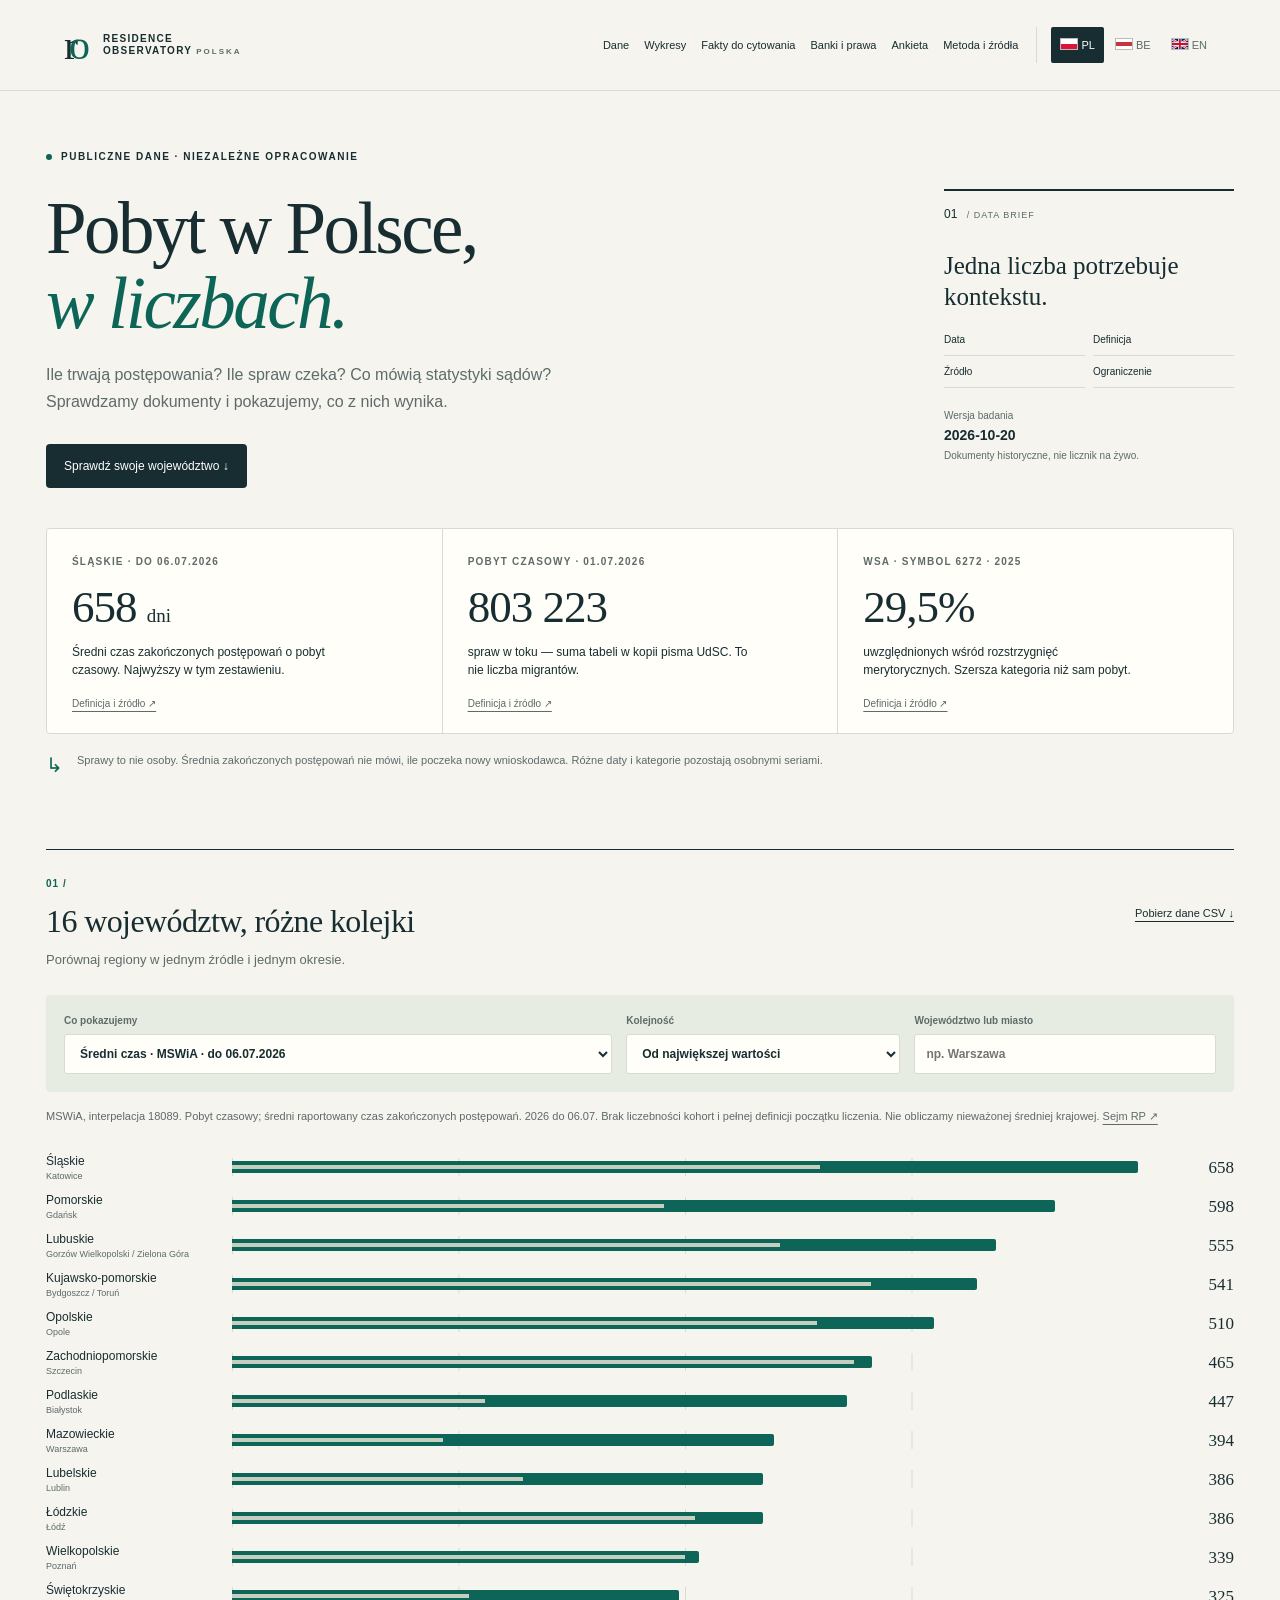
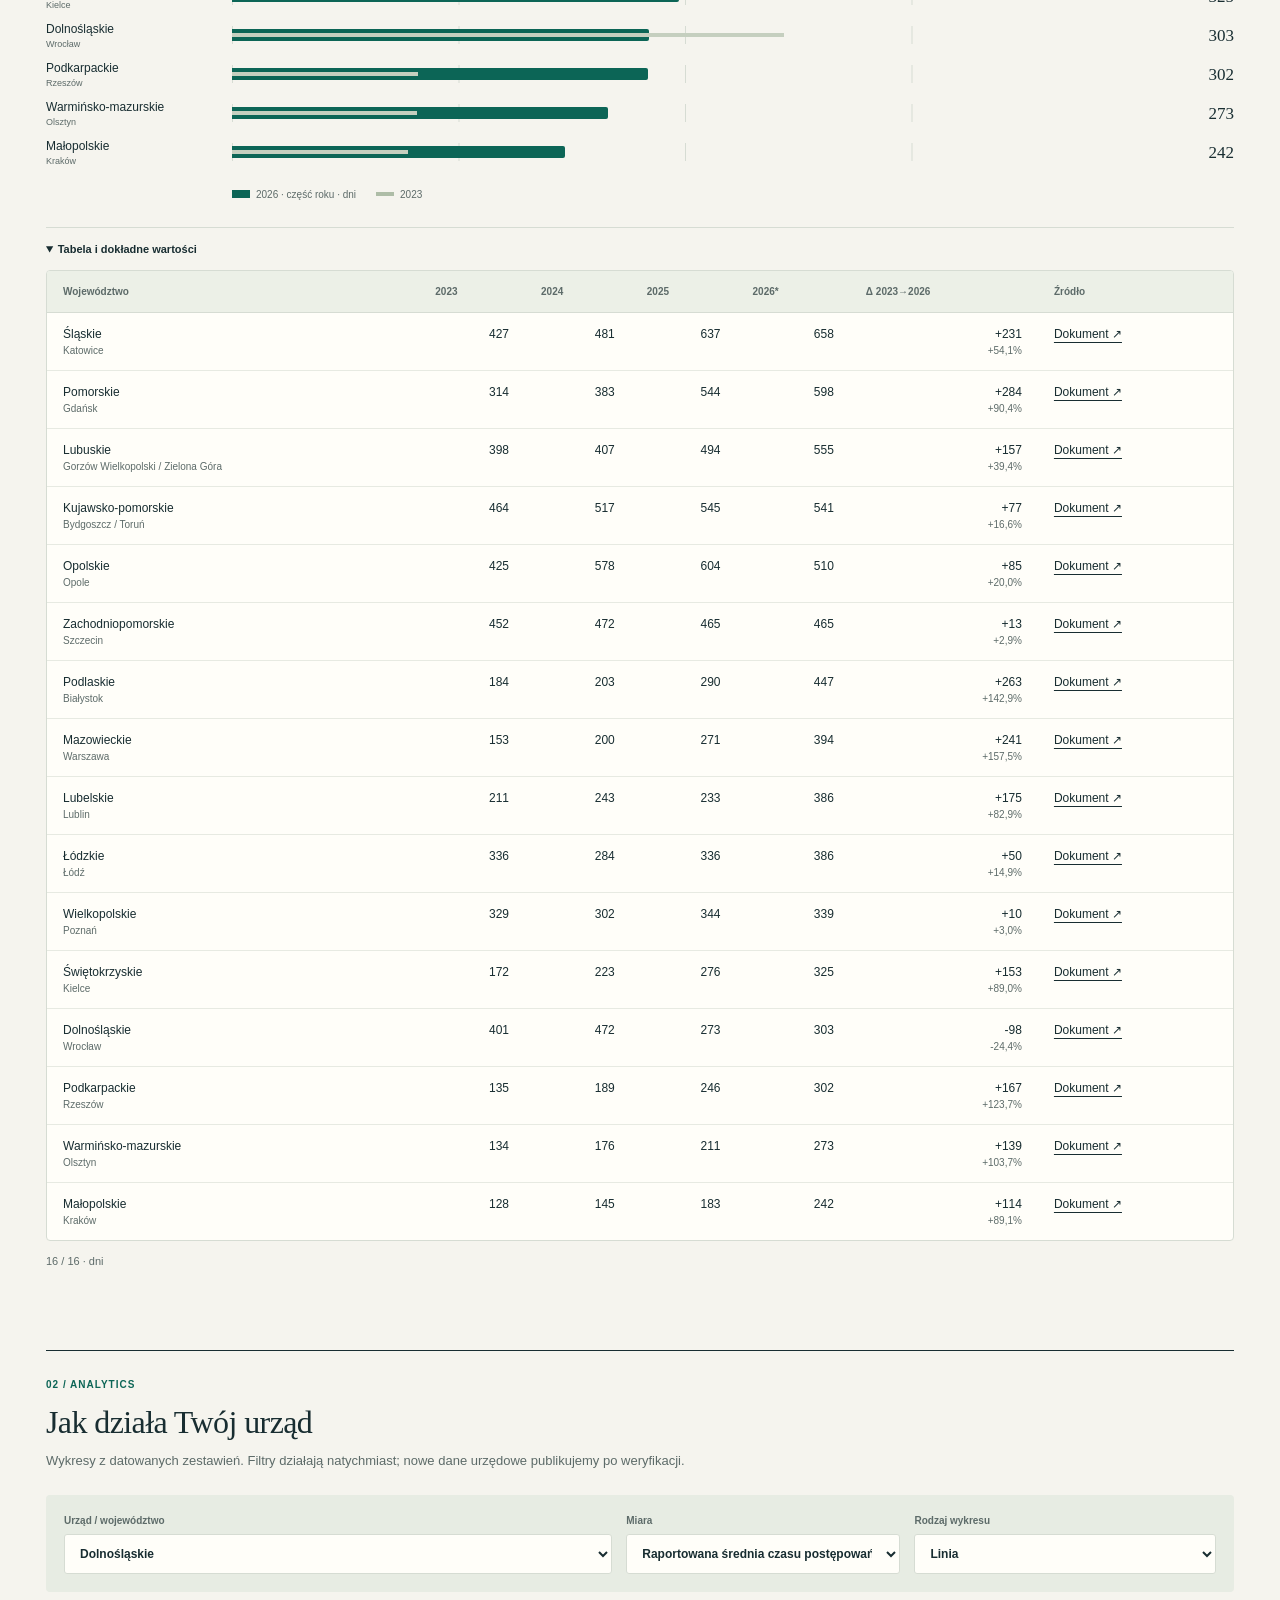
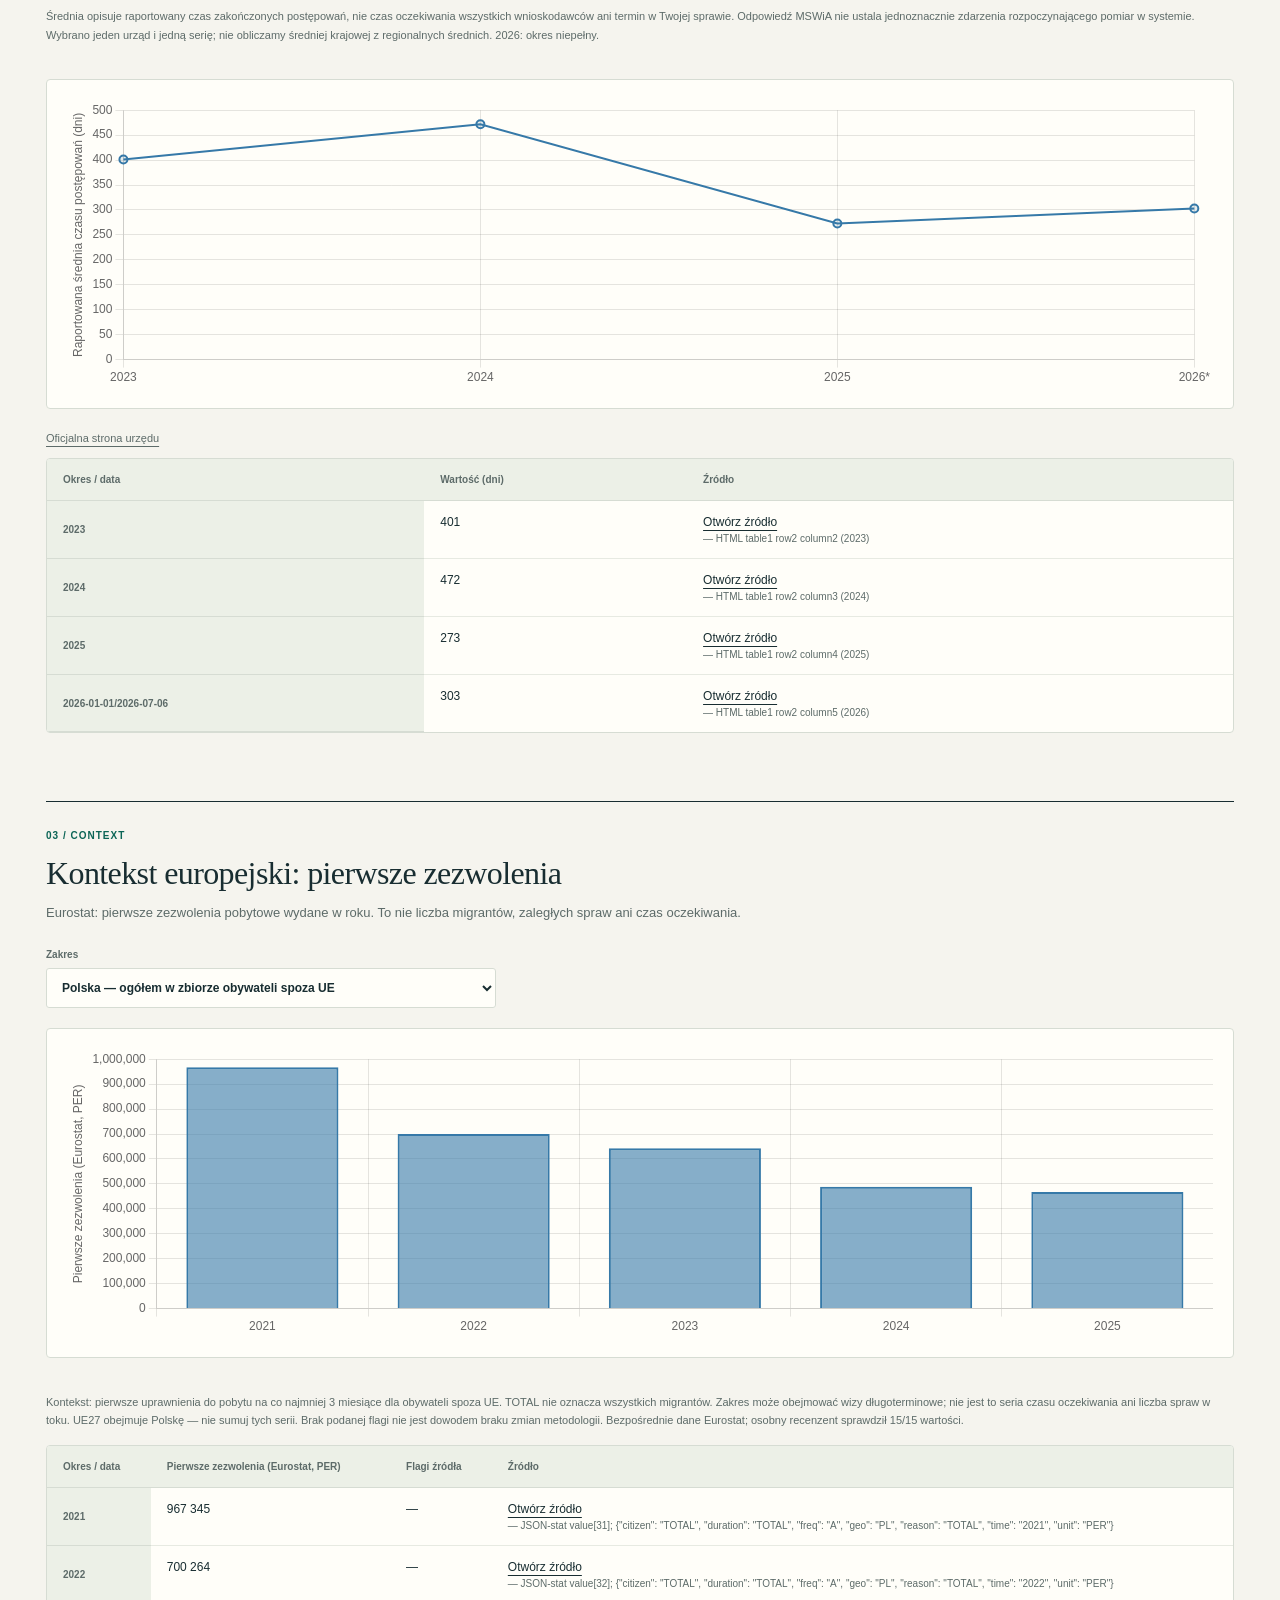
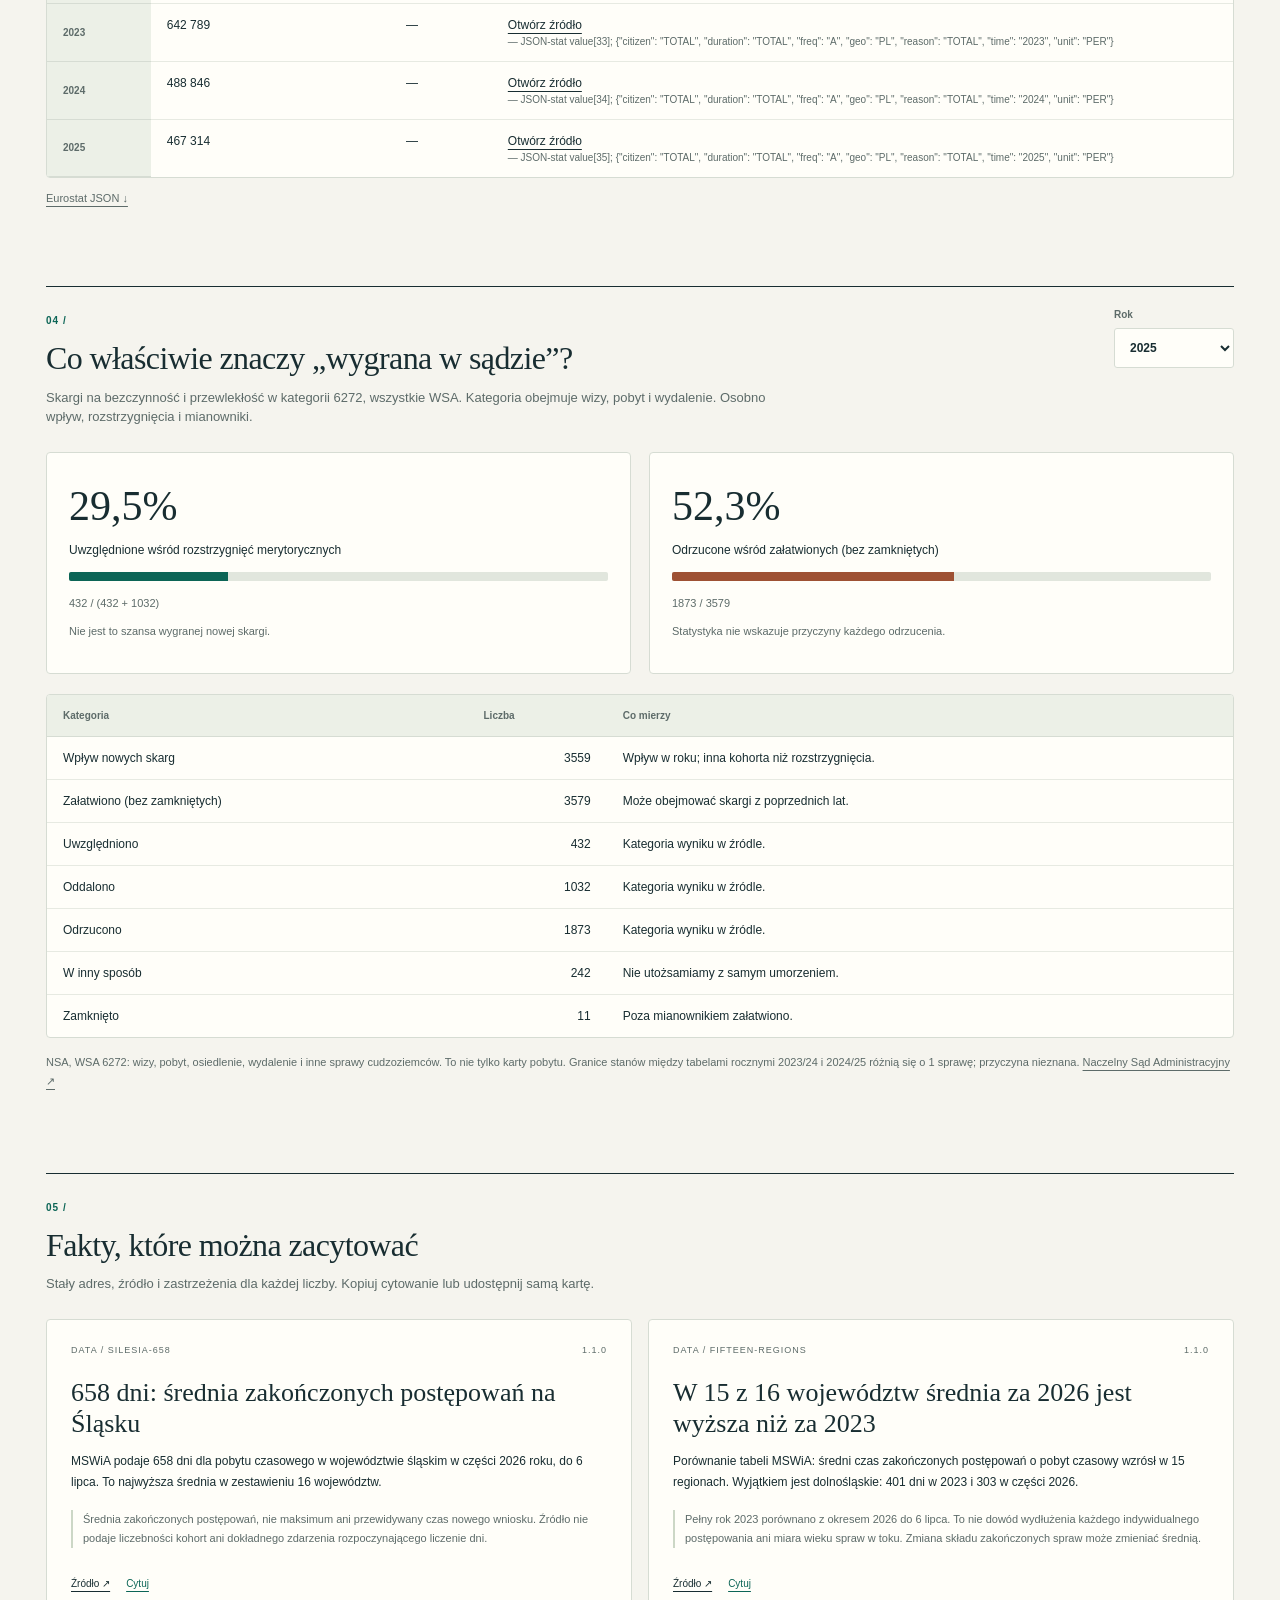
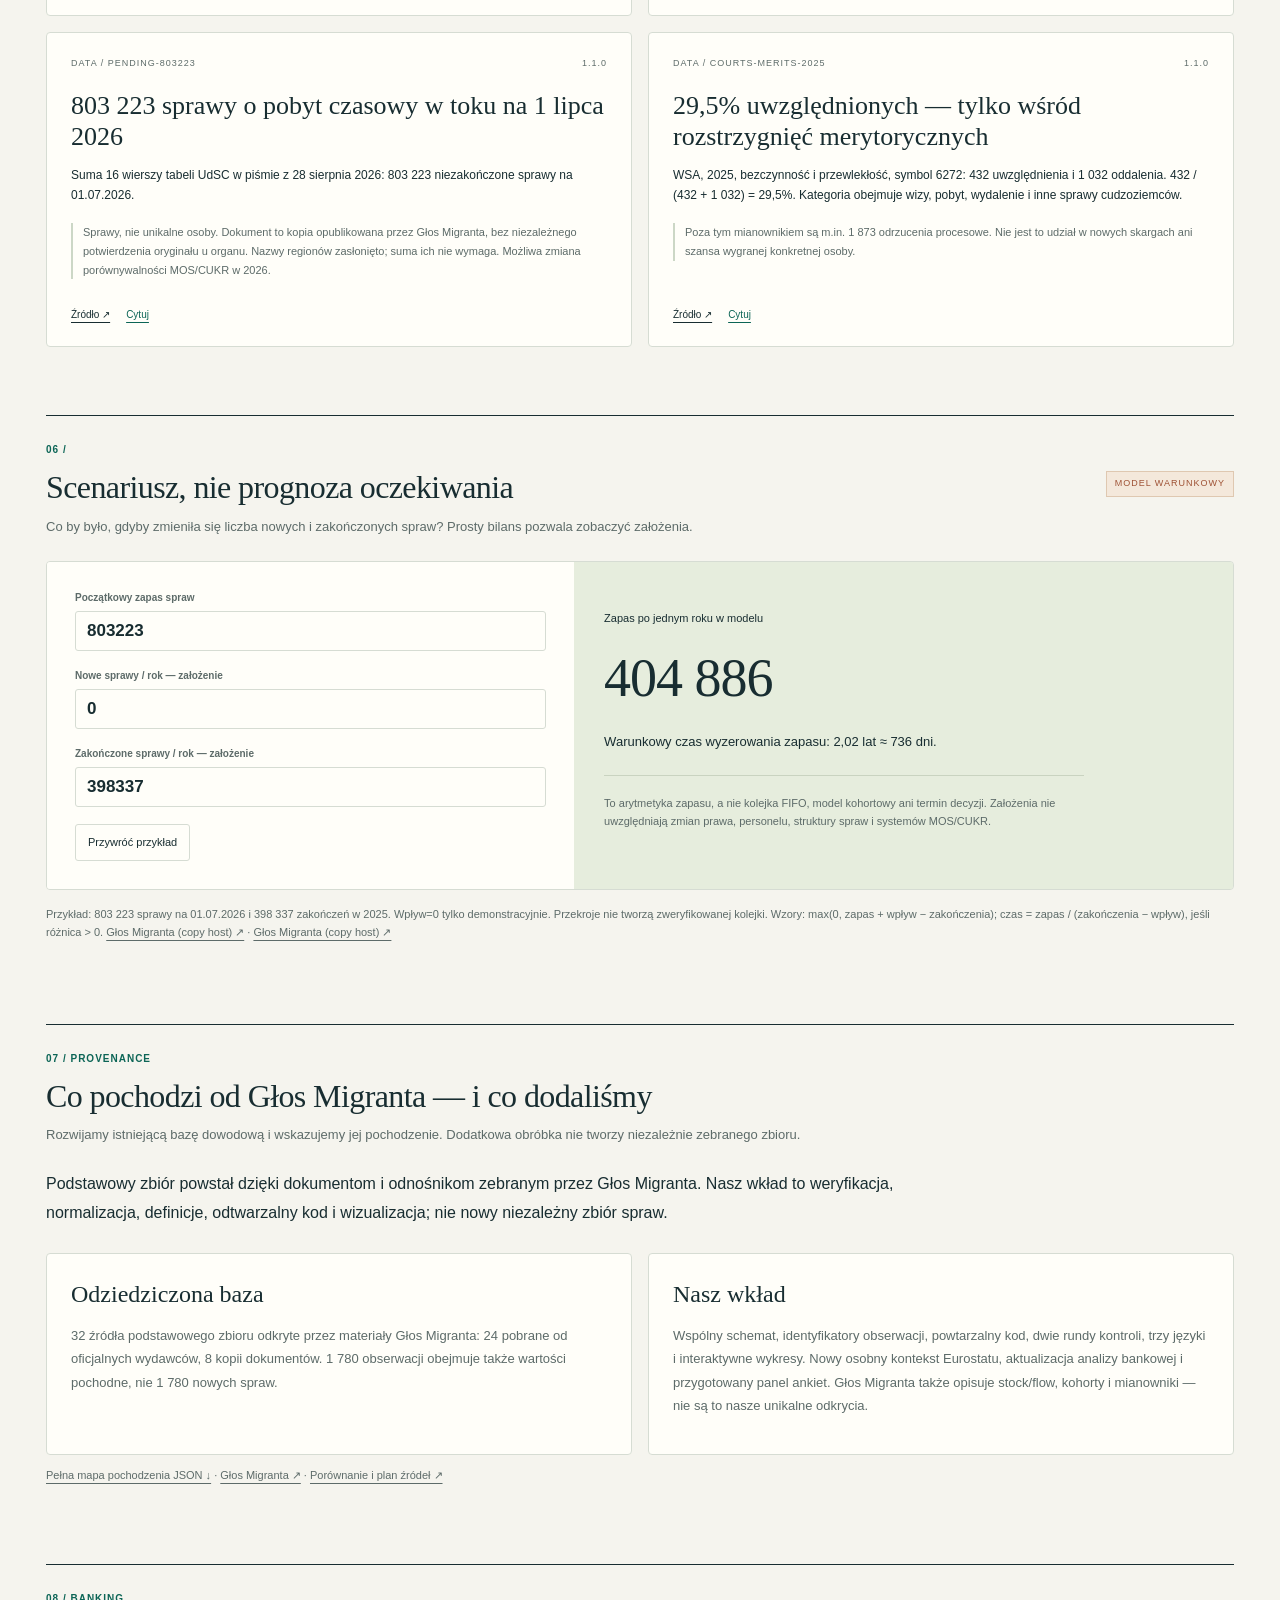
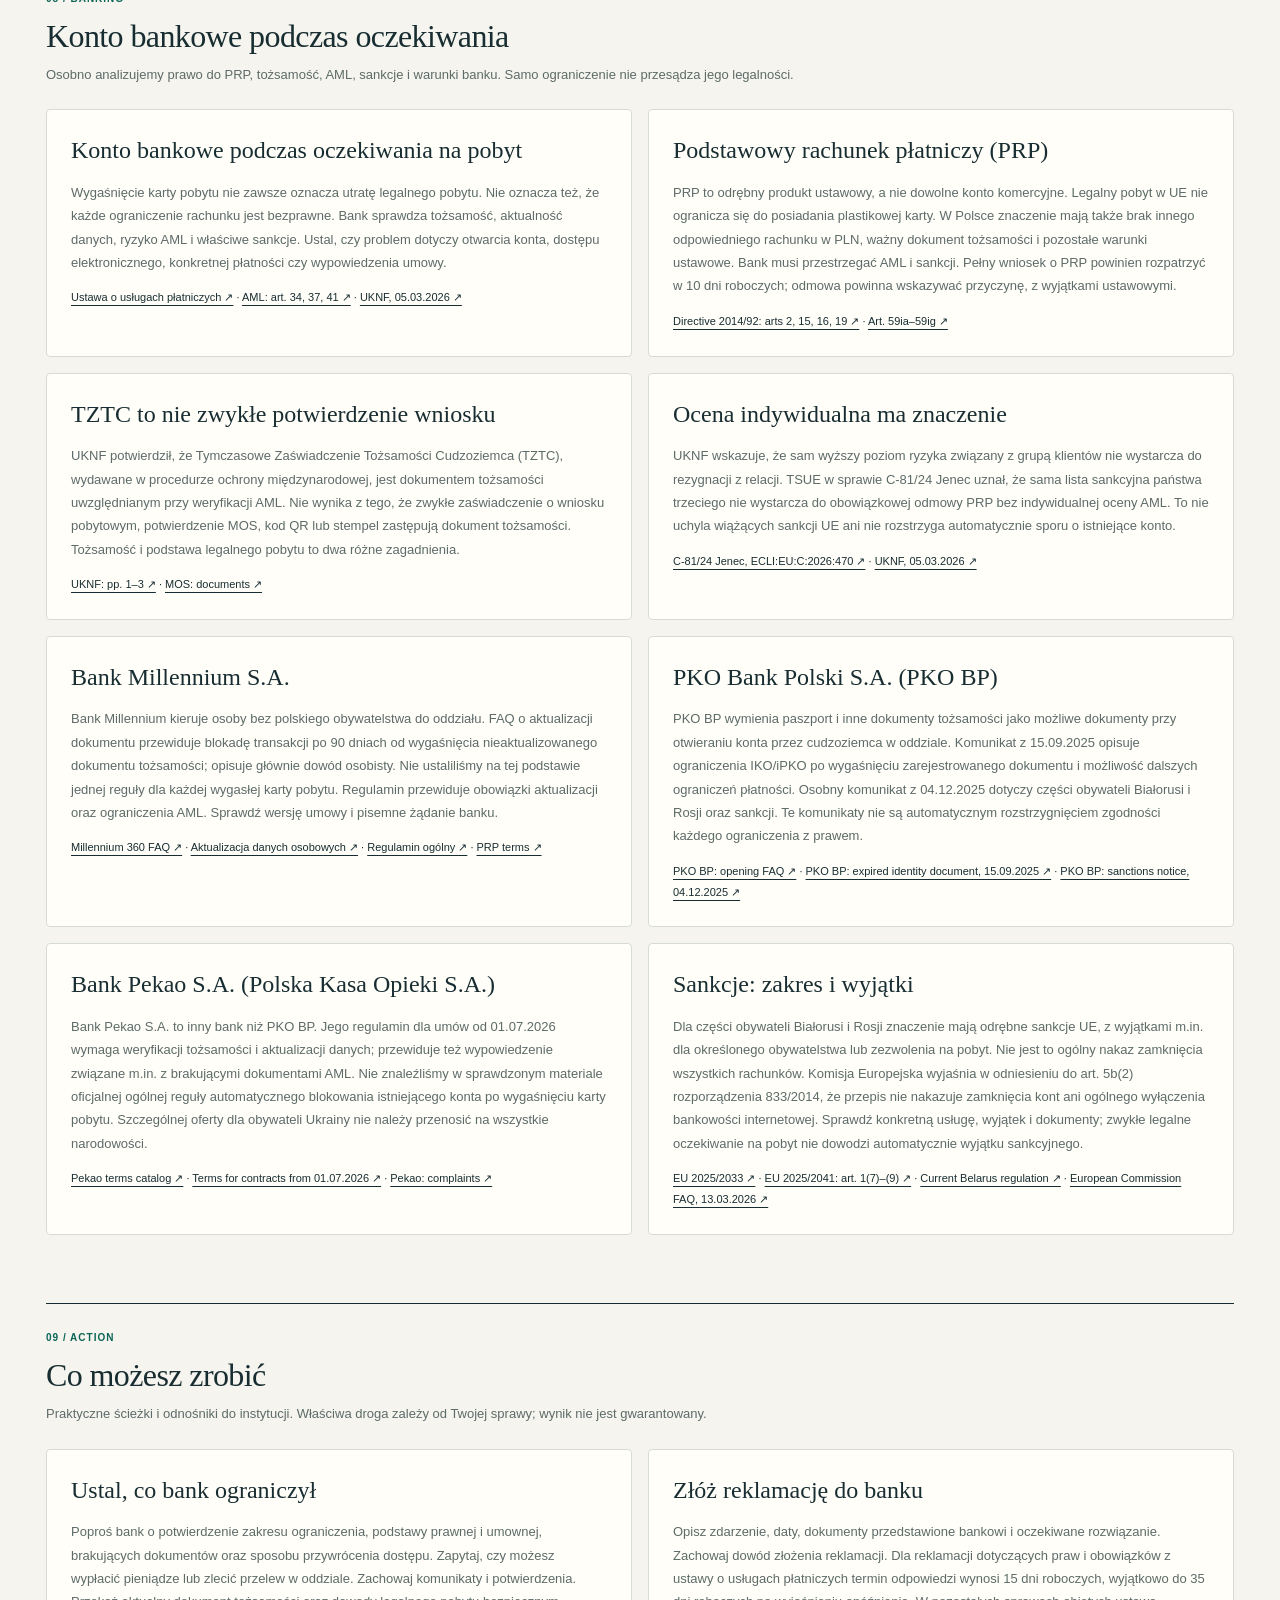
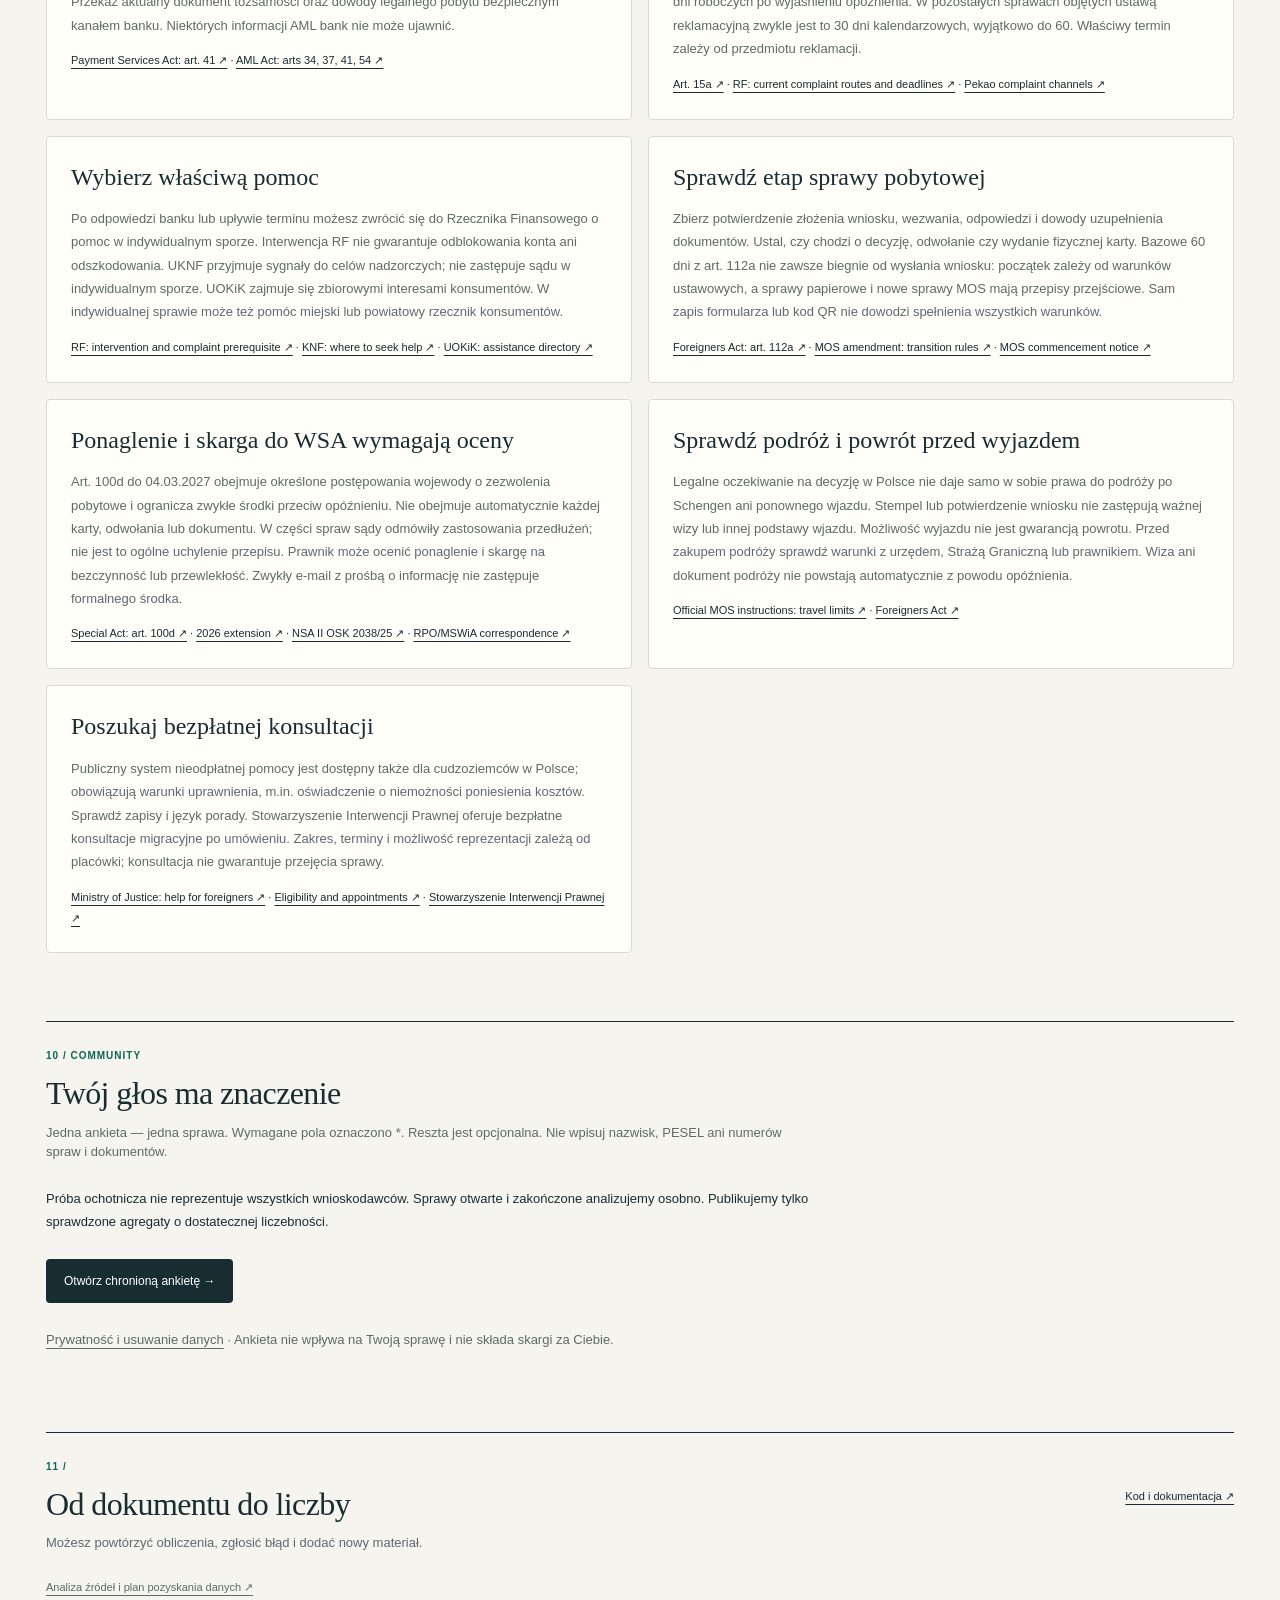
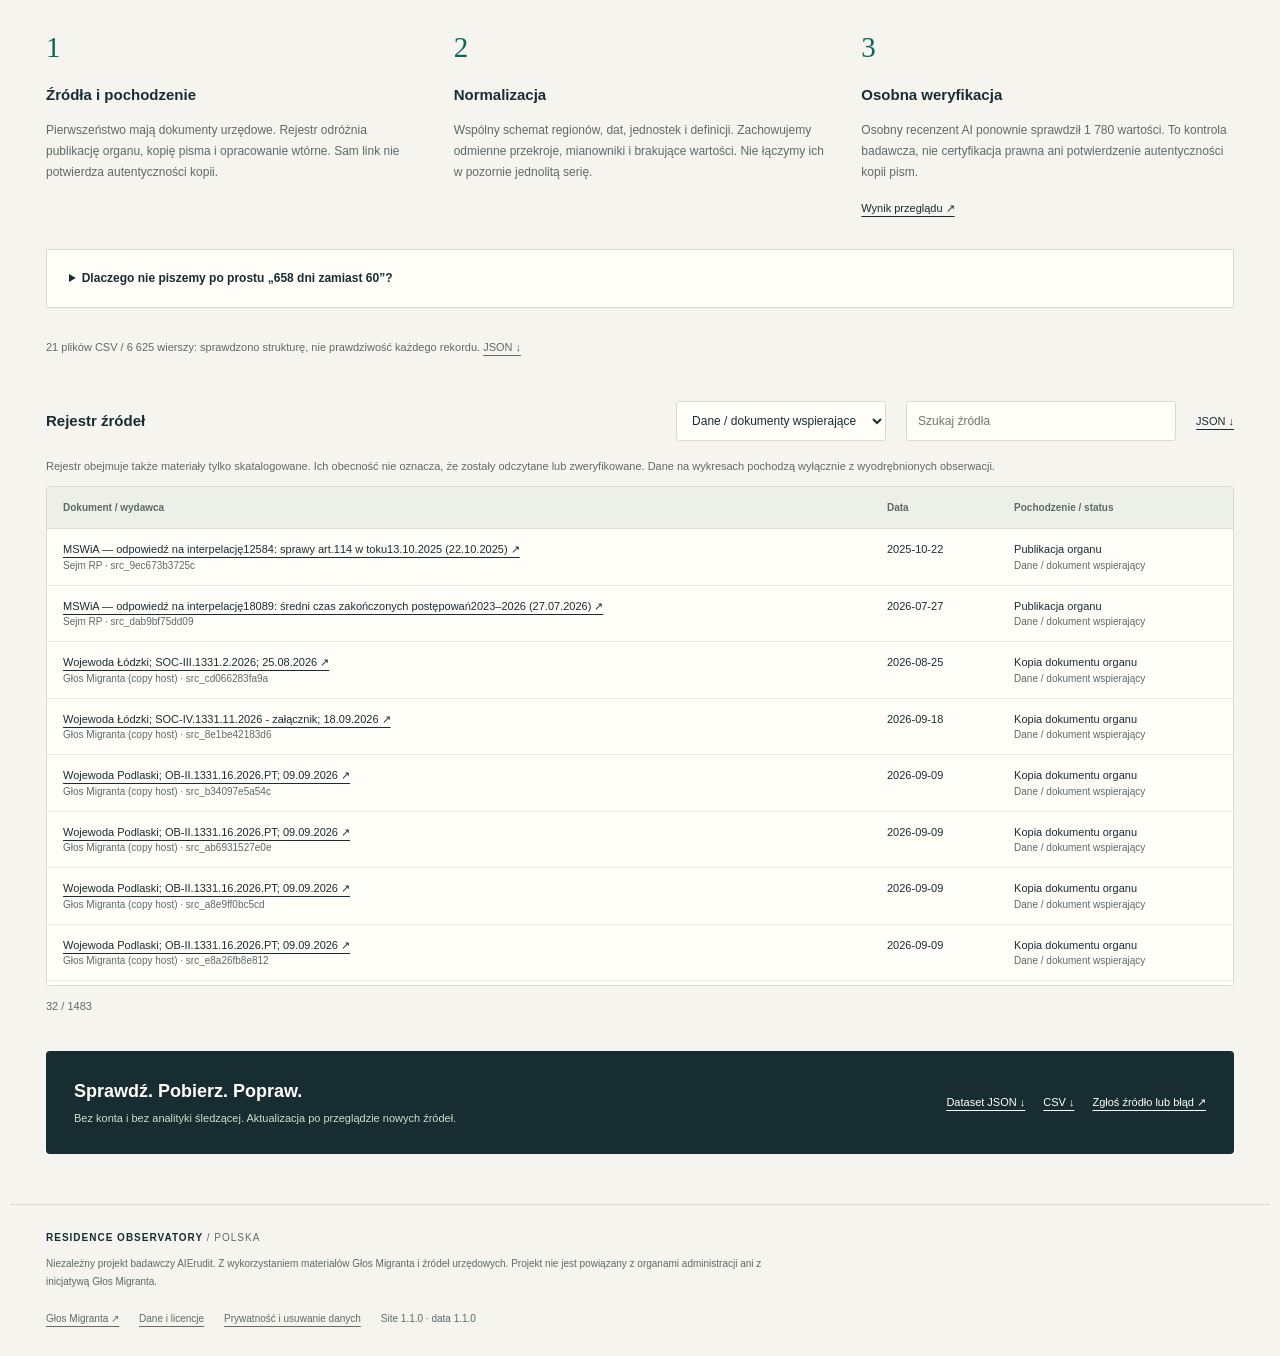
<file: docs/index.html>
<!doctype html>
<html lang="pl">
<head>
  <meta charset="utf-8"><meta name="viewport" content="width=device-width, initial-scale=1">
  <title>Pobyt w Polsce, w liczbach · Residence Observatory</title>
  <meta name="description" content="Sprawy pobytowe w Polsce: średnie czasy, zaległości i skargi. Dane z datą, definicją i źródłem. Niezależne opracowanie dokumentów publicznych.">
  <meta property="og:title" content="Pobyt w Polsce, w liczbach"><meta property="og:description" content="16 województw. Dane, które można sprawdzić i zacytować.">
  <meta property="og:type" content="website"><meta property="og:url" content="https://aierudit.github.io/poland-residence-observatory/">
  <meta property="og:image" content="https://aierudit.github.io/poland-residence-observatory/assets/social.png"><meta name="twitter:card" content="summary_large_image">
  <link rel="canonical" href="https://aierudit.github.io/poland-residence-observatory/">
  <link rel="icon" href="assets/icon.svg?v=ed44e54c3bf5" type="image/svg+xml"><link rel="stylesheet" href="assets/style.css?v=dbb85dd2865b">
  <script src="assets/i18n.js?v=d2323f4a189e" defer></script><script src="assets/chart.umd.js?v=48444a82d4ed" defer></script><script src="assets/analytics.js?v=f70f566d5d6b" defer></script><script src="assets/app.js?v=0d29f193cac2" defer></script>
</head>
<body>
<a class="skip" href="#regions" data-i18n="skip">Przejdź do danych</a>
<header class="topbar"><a class="brand" href="#"><span class="brand-mark" aria-hidden="true">r<span>o</span></span><span>RESIDENCE<br>OBSERVATORY <small>POLSKA</small></span></a><nav aria-label="Główna nawigacja"><a href="#regions" data-i18n="navData">Dane</a><a href="#analytics" data-i18n="navAnalytics">Wykresy</a><a href="#facts" data-i18n="navFacts">Fakty do cytowania</a><a href="#banking" data-i18n="navBanking">Banki i prawa</a><a href="#survey" data-i18n="navSurvey">Ankieta</a><a href="#method" data-i18n="navMethod">Metoda i źródła</a></nav><div class="lang" aria-label="Language"><button data-lang="pl" aria-pressed="true" title="Polski"><span class="flag-pl" aria-hidden="true"></span> PL</button><button data-lang="be" aria-pressed="false" title="Беларуская"><span class="flag-be" aria-hidden="true"></span> BE</button><button data-lang="en" aria-pressed="false" title="English"><span class="flag-en" aria-hidden="true"></span> EN</button></div><a class="github" href="https://github.com/AIErudit/poland-residence-observatory" aria-label="GitHub repository">GitHub ↗</a></header>
<main>
<section class="hero" aria-labelledby="hero-title"><div class="eyebrow"><span class="dot"></span><span data-i18n="eyebrow">PUBLICZNE DANE · NIEZALEŻNE OPRACOWANIE</span></div><div class="hero-grid"><div><h1 id="hero-title" data-i18n-html="title">Pobyt w Polsce,<br><em>w liczbach.</em></h1><p class="intro" data-i18n="intro">Ile trwają postępowania? Ile spraw czeka? Co mówią statystyki sądów? Sprawdzamy dokumenty i pokazujemy, co z nich wynika.</p><a class="primary" href="#regions" data-i18n="explore">Sprawdź swoje województwo ↓</a></div><aside class="hero-aside"><div class="issue">01 <span>/ DATA BRIEF</span></div><p data-i18n="heroNote">Jedna liczba potrzebuje kontekstu.</p><div class="context-grid"><span data-i18n="date">Data</span><span data-i18n="definition">Definicja</span><span data-i18n="source">Źródło</span><span data-i18n="limit">Ograniczenie</span></div><div class="snapshot"><span data-i18n="snapshot">Wersja badania</span><strong id="version">20.10.2026</strong><small data-i18n="notLive">Dokumenty historyczne, nie licznik na żywo.</small></div></aside></div></section>
<section class="metrics" aria-label="Najważniejsze liczby" id="metrics"><article class="metric" data-claim="silesia-658"><span class="metric-label">ŚLĄSKIE · DO 06.07.2026</span><strong>658 <small>dni</small></strong><p class="metric-copy">Średni czas zakończonych postępowań o pobyt czasowy. Najwyższy w tym zestawieniu.</p><a data-i18n="definitionLink" data-keep-lang href="facts/silesia-658/">Definicja i źródło ↗</a></article><article class="metric" data-claim="pending-803223"><span class="metric-label">POBYT CZASOWY · 01.07.2026</span><strong>803 223</strong><p class="metric-copy">spraw w toku — suma tabeli w kopii pisma UdSC. To nie liczba migrantów.</p><a data-i18n="definitionLink" data-keep-lang href="facts/pending-803223/">Definicja i źródło ↗</a></article><article class="metric" data-claim="courts-merits-2025"><span class="metric-label">WSA · SYMBOL 6272 · 2025</span><strong>29,5%</strong><p class="metric-copy">uwzględnionych wśród rozstrzygnięć merytorycznych. Szersza kategoria niż sam pobyt.</p><a data-i18n="definitionLink" data-keep-lang href="facts/courts-merits-2025/">Definicja i źródło ↗</a></article></section>
<div class="principle"><span aria-hidden="true">↳</span><p data-i18n="principle">Sprawy to nie osoby. Średnia zakończonych postępowań nie mówi, ile poczeka nowy wnioskodawca. Różne daty i kategorie pozostają osobnymi seriami.</p></div>
<section class="section" id="regions"><div class="section-head"><div><span class="section-no">01 /</span><h2 data-i18n="regionsTitle">16 województw, różne kolejki</h2><p data-i18n="regionsIntro">Porównaj regiony w jednym źródle i jednym okresie.</p></div><a class="text-link" href="data/observations.csv" download data-i18n="download">Pobierz dane CSV ↓</a></div>
<div class="controls"><label><span data-i18n="seriesLabel">Co pokazujemy</span><select id="series"><option value="mswia" data-i18n="seriesMswia">Średni czas · MSWiA · do 06.07.2026</option><option value="udsc" data-i18n="seriesUdsc">Średni czas · kopia UdSC · do 12.08.2026</option><option value="stock" data-i18n="seriesStock">Sprawy w toku · kopia UdSC · 01.07.2026</option></select></label><label><span data-i18n="sortLabel">Kolejność</span><select id="sort"><option value="desc" data-i18n="sortDesc">Od największej wartości</option><option value="asc" data-i18n="sortAsc">Od najmniejszej wartości</option><option value="name" data-i18n="sortName">Alfabetycznie</option></select></label><label class="search-label"><span data-i18n="searchLabel">Województwo lub miasto</span><input id="region-search" type="search" placeholder="np. Warszawa" autocomplete="off"></label></div>
<div class="source-note" id="regional-context"></div><div id="chart" class="bar-chart" aria-label="Porównanie województw"></div><div class="chart-legend" id="chart-legend"></div>
<details class="table-details" open><summary data-i18n="tableView">Tabela i dokładne wartości</summary><div class="table-wrap"><table id="region-table"><caption class="sr-only" data-i18n="regionCaption">Wartości według województw; definicja i data wskazane nad tabelą</caption><thead></thead><tbody></tbody></table></div></details><p class="small" id="region-count" aria-live="polite"></p>
</section>
<section class="section" id="analytics"><div class="section-head"><div><span class="section-no">02 / ANALYTICS</span><h2 data-i18n="analyticsTitle">Jak działa Twój urząd</h2><p data-i18n="analyticsIntro">Wykresy z datowanych zestawień. Filtry działają natychmiast; nowe dane urzędowe publikujemy po weryfikacji.</p></div></div>
<div class="controls"><label><span data-i18n="office">Urząd / województwo</span><select id="analytics-office"></select></label><label><span data-i18n="metric">Miara</span><select id="analytics-metric"><option value="duration" data-i18n="durationOption">Średni czas · MSWiA</option><option value="pending" data-i18n="pendingOption">Sprawy w toku · UdSC</option><option value="flow" data-i18n="flowOption">Zakończone sprawy · hurtownia</option></select></label><label><span data-i18n="chartType">Rodzaj wykresu</span><select id="analytics-type"><option value="line" data-i18n="line">Linia</option><option value="bar" data-i18n="bars">Słupki</option></select></label></div>
<p id="analytics-context" class="source-note"></p><div class="canvas-wrap"><canvas id="trend-chart" role="img" aria-label="Historical series; exact values in the following table"></canvas></div><p class="small"><a id="office-link" class="text-link"></a></p><div class="table-wrap"><table id="trend-table"><thead></thead><tbody></tbody></table></div></section>
<section class="section" id="europe"><div class="section-head"><div><span class="section-no">03 / CONTEXT</span><h2 data-i18n="contextTitle">Kontekst europejski: pierwsze zezwolenia</h2><p data-i18n="contextIntro">Eurostat: pierwsze zezwolenia pobytowe wydane w roku. To nie liczba migrantów, zaległych spraw ani czas oczekiwania.</p></div></div>
<label class="context-select"><span data-pl="Zakres" data-be="Ахоп" data-en="Scope">Zakres</span><select id="eurostat-group"><option value="pl_all" data-pl="Polska · ogółem w tej kolekcji" data-be="Польшча · усяго ў гэтым наборы" data-en="Poland · total in this collection">Polska · ogółem w tej kolekcji</option><option value="eu_all" data-pl="UE-27 · ogółem" data-be="ЕС-27 · усяго" data-en="EU-27 · total">UE-27 · ogółem</option><option value="pl_by" data-pl="Polska · obywatelstwo białoruskie" data-be="Польшча · грамадзянства Беларусі" data-en="Poland · Belarusian citizenship">Polska · obywatelstwo białoruskie</option></select></label><div class="canvas-wrap"><canvas id="eurostat-chart" role="img" aria-label="Eurostat first permits; exact values in the following table"></canvas></div><p id="eurostat-context" class="source-note"></p><div class="table-wrap"><table id="eurostat-table"><thead></thead><tbody></tbody></table></div><p class="small"><a href="data/eurostat-context.json" download>Eurostat JSON ↓</a></p></section>
<section class="section" id="courts"><div class="section-head"><div><span class="section-no">04 /</span><h2 data-i18n="courtTitle">Co właściwie znaczy „wygrana w sądzie”?</h2><p data-i18n="courtIntro">Skargi na bezczynność i przewlekłość w kategorii 6272, wszystkie WSA. Kategoria obejmuje wizy, pobyt i wydalenie. Osobno wpływ, rozstrzygnięcia i mianowniki.</p></div><label class="year-select"><span data-i18n="year">Rok</span><select id="court-year" aria-label="Rok statystyki sądowej"></select></label></div>
<div id="court-visual" class="court-grid"></div><div class="table-wrap"><table id="court-table"><thead><tr><th data-i18n="outcome">Kategoria</th><th data-i18n="count">Liczba</th><th data-i18n="meaning">Co mierzy</th></tr></thead><tbody></tbody></table></div><p class="source-note" id="court-context"></p></section>
<section class="section facts-section" id="facts"><div class="section-head"><div><span class="section-no">05 /</span><h2 data-i18n="factsTitle">Fakty, które można zacytować</h2><p data-i18n="factsIntro">Stały adres, źródło i zastrzeżenia dla każdej liczby. Kopiuj cytowanie lub udostępnij samą kartę.</p></div></div><div class="fact-grid" id="fact-grid"><article class="fact-card" data-claim="silesia-658" id="fact-silesia-658"><div class="fact-top"><span>DATA / SILESIA-658</span><span>1.1.0</span></div><h3 data-field="title">658 dni: średnia zakończonych postępowań na Śląsku</h3><p data-field="body">MSWiA podaje 658 dni dla pobytu czasowego w województwie śląskim w części 2026 roku, do 6 lipca. To najwyższa średnia w zestawieniu 16 województw.</p><p class="fact-caveat" data-field="caveat">Średnia zakończonych postępowań, nie maksimum ani przewidywany czas nowego wniosku. Źródło nie podaje liczebności kohort ani dokładnego zdarzenia rozpoczynającego liczenie dni.</p><div class="fact-actions"><a data-i18n="definitionLink" data-keep-lang href="facts/silesia-658/">Źródło ↗</a><button data-i18n="copy" data-copy="silesia-658">Cytuj</button></div></article><article class="fact-card" data-claim="fifteen-regions" id="fact-fifteen-regions"><div class="fact-top"><span>DATA / FIFTEEN-REGIONS</span><span>1.1.0</span></div><h3 data-field="title">W 15 z 16 województw średnia za 2026 jest wyższa niż za 2023</h3><p data-field="body">Porównanie tabeli MSWiA: średni czas zakończonych postępowań o pobyt czasowy wzrósł w 15 regionach. Wyjątkiem jest dolnośląskie: 401 dni w 2023 i 303 w części 2026.</p><p class="fact-caveat" data-field="caveat">Pełny rok 2023 porównano z okresem 2026 do 6 lipca. To nie dowód wydłużenia każdego indywidualnego postępowania ani miara wieku spraw w toku. Zmiana składu zakończonych spraw może zmieniać średnią.</p><div class="fact-actions"><a data-i18n="definitionLink" data-keep-lang href="facts/fifteen-regions/">Źródło ↗</a><button data-i18n="copy" data-copy="fifteen-regions">Cytuj</button></div></article><article class="fact-card" data-claim="pending-803223" id="fact-pending-803223"><div class="fact-top"><span>DATA / PENDING-803223</span><span>1.1.0</span></div><h3 data-field="title">803 223 sprawy o pobyt czasowy w toku na 1 lipca 2026</h3><p data-field="body">Suma 16 wierszy tabeli UdSC w piśmie z 28 sierpnia 2026: 803 223 niezakończone sprawy na 01.07.2026.</p><p class="fact-caveat" data-field="caveat">Sprawy, nie unikalne osoby. Dokument to kopia opublikowana przez Głos Migranta, bez niezależnego potwierdzenia oryginału u organu. Nazwy regionów zasłonięto; suma ich nie wymaga. Możliwa zmiana porównywalności MOS/CUKR w 2026.</p><div class="fact-actions"><a data-i18n="definitionLink" data-keep-lang href="facts/pending-803223/">Źródło ↗</a><button data-i18n="copy" data-copy="pending-803223">Cytuj</button></div></article><article class="fact-card" data-claim="courts-merits-2025" id="fact-courts-merits-2025"><div class="fact-top"><span>DATA / COURTS-MERITS-2025</span><span>1.1.0</span></div><h3 data-field="title">29,5% uwzględnionych — tylko wśród rozstrzygnięć merytorycznych</h3><p data-field="body">WSA, 2025, bezczynność i przewlekłość, symbol 6272: 432 uwzględnienia i 1 032 oddalenia. 432 / (432 + 1 032) = 29,5%. Kategoria obejmuje wizy, pobyt, wydalenie i inne sprawy cudzoziemców.</p><p class="fact-caveat" data-field="caveat">Poza tym mianownikiem są m.in. 1 873 odrzucenia procesowe. Nie jest to udział w nowych skargach ani szansa wygranej konkretnej osoby.</p><div class="fact-actions"><a data-i18n="definitionLink" data-keep-lang href="facts/courts-merits-2025/">Źródło ↗</a><button data-i18n="copy" data-copy="courts-merits-2025">Cytuj</button></div></article></div></section>
<section class="section" id="scenario"><div class="section-head"><div><span class="section-no">06 /</span><h2 data-i18n="scenarioTitle">Scenariusz, nie prognoza oczekiwania</h2><p data-i18n="scenarioIntro">Co by było, gdyby zmieniła się liczba nowych i zakończonych spraw? Prosty bilans pozwala zobaczyć założenia.</p></div><span class="tag warning" data-i18n="scenarioTag">MODEL WARUNKOWY</span></div><div class="scenario-grid"><div class="scenario-inputs"><label><span data-i18n="startStock">Początkowy zapas spraw</span><input type="number" id="stock-input" min="0" max="10000000" step="1" value="803223"></label><label><span data-i18n="inflowInput">Nowe sprawy / rok — założenie</span><input type="number" id="inflow-input" min="0" max="5000000" step="1000" value="0"></label><label><span data-i18n="capacityInput">Zakończone sprawy / rok — założenie</span><input type="number" id="capacity-input" min="0" max="5000000" step="1000" value="398337"></label><button id="scenario-reset" class="secondary" data-i18n="reset">Przywróć przykład</button></div><div class="scenario-result" aria-live="polite"><span data-i18n="afterYear">Zapas po jednym roku w modelu</span><strong id="scenario-stock">404 886</strong><div id="scenario-clearance"></div><p class="small" data-i18n="scenarioWarning">To arytmetyka zapasu, a nie kolejka FIFO, model kohortowy ani termin decyzji. Założenia nie uwzględniają zmian prawa, personelu, struktury spraw i systemów MOS/CUKR.</p></div></div><p class="source-note" id="scenario-context"></p></section>
<section class="section" id="provenance"><div class="section-head"><div><span class="section-no">07 / PROVENANCE</span><h2 data-i18n="provenanceTitle">Co pochodzi od Głos Migranta — i co dodaliśmy</h2><p data-i18n="provenanceIntro">Rozwijamy istniejącą bazę dowodową i wskazujemy jej pochodzenie. Dodatkowa obróbka nie tworzy niezależnie zebranego zbioru.</p></div></div><div id="provenance-content"></div></section>
<section class="section" id="banking"><div class="section-head"><div><span class="section-no">08 / BANKING</span><h2 data-i18n="bankingTitle">Konto bankowe podczas oczekiwania</h2><p data-i18n="bankingIntro">Osobno analizujemy prawo do PRP, tożsamość, AML, sankcje i warunki banku. Samo ograniczenie nie przesądza jego legalności.</p></div></div><div class="info-grid" id="banking-content"></div></section>
<section class="section" id="actions"><div class="section-head"><div><span class="section-no">09 / ACTION</span><h2 data-i18n="actionsTitle">Co możesz zrobić</h2><p data-i18n="actionsIntro">Praktyczne ścieżki i odnośniki do instytucji. Właściwa droga zależy od Twojej sprawy; wynik nie jest gwarantowany.</p></div></div><div class="info-grid" id="actions-content"></div></section>
<section class="section survey-callout" id="survey"><div class="section-head"><div><span class="section-no">10 / COMMUNITY</span><h2 data-i18n="surveyTitle">Twój głos ma znaczenie</h2><p data-i18n="surveyIntro">Jedna ankieta — jedna sprawa. Wymagane pola oznaczono *. Reszta jest opcjonalna. Nie wpisuj nazwisk, PESEL ani numerów spraw i dokumentów.</p></div></div><p data-i18n="surveyBias">Próba ochotnicza nie reprezentuje wszystkich wnioskodawców. Sprawy otwarte i zakończone analizujemy osobno. Publikujemy tylko sprawdzone agregaty o dostatecznej liczebności.</p><a class="primary" href="survey/" data-keep-lang data-i18n="surveyOpen">Otwórz chronioną ankietę →</a><p class="small"><a href="privacy/" data-keep-lang data-i18n="privacyLink">Prywatność i usuwanie danych</a> · <span data-i18n="profileNote">Ankieta nie wpływa na Twoją sprawę i nie składa skargi za Ciebie.</span></p></section>
<section class="section method-section" id="method"><div class="section-head"><div><span class="section-no">11 /</span><h2 data-i18n="methodTitle">Od dokumentu do liczby</h2><p data-i18n="methodIntro">Możesz powtórzyć obliczenia, zgłosić błąd i dodać nowy materiał.</p></div><a class="text-link" href="https://github.com/AIErudit/poland-residence-observatory/blob/main/README.md" data-i18n="repoMethod">Kod i dokumentacja ↗</a></div><p class="small"><a data-i18n="researchLink" href="https://github.com/AIErudit/poland-residence-observatory/tree/main/research">Analiza źródeł i plan pozyskania danych ↗</a></p><div class="method-grid"><article><span class="step">1</span><h3 data-i18n="method1">Źródła i pochodzenie</h3><p data-i18n="method1p">Pierwszeństwo mają dokumenty urzędowe. Rejestr odróżnia publikację organu, kopię pisma i opracowanie wtórne. Sam link nie potwierdza autentyczności kopii.</p></article><article><span class="step">2</span><h3 data-i18n="method2">Normalizacja</h3><p data-i18n="method2p">Wspólny schemat regionów, dat, jednostek i definicji. Zachowujemy odmienne przekroje, mianowniki i brakujące wartości. Nie łączymy ich w pozornie jednolitą serię.</p></article><article><span class="step">3</span><h3 data-i18n="method3">Osobna weryfikacja</h3><p data-i18n="method3p">Osobny recenzent AI ponownie sprawdził 1 780 wartości. To kontrola badawcza, nie certyfikacja prawna ani potwierdzenie autentyczności kopii pism.</p><a href="verification/" class="text-link" data-i18n="reviewLink">Wynik przeglądu ↗</a></article></div>
<details class="legal-note"><summary data-i18n="legalTitle">Dlaczego nie piszemy po prostu „658 dni zamiast 60”?</summary><p data-i18n="legalCopy">Termin 60 dni z art. 112a ustawy o cudzoziemcach ma określone warunki rozpoczęcia biegu; reżim zależy od daty i sposobu złożenia wniosku. Art. 100d specustawy przewiduje zawieszenie terminów wskazanych postępowań wojewodów do 4 marca 2027 r. Sądy kwestionują jego stosowanie w konkretnych sprawach. Zestawienie statystyczne nie przesądza bezprawności każdej sprawy ani wyniku skargi.</p><p><a href="https://eli.gov.pl/api/acts/DU/2025/1079/text/U/D20251079Lj.pdf" data-i18n="foreignersAct">Ustawa o cudzoziemcach</a> · <a href="https://eli.gov.pl/api/acts/DU/2026/1293/text.pdf" data-i18n="specialAct">Specustawa</a> · <a href="https://orzeczenia.nsa.gov.pl/doc/953FE35D2F">NSA II OSK 2038/25</a> · <a href="https://github.com/AIErudit/poland-residence-observatory/tree/main/research" data-i18n="legalResearch">Analiza i aktualny stan źródeł ↗</a></p></details>
<p class="small"><span data-i18n="coverageNote">21 plików CSV / 6 625 wierszy: sprawdzono strukturę, nie prawdziwość każdego rekordu.</span> <a href="coverage/structured-sources.json">JSON ↓</a></p><div class="source-header"><h3 data-i18n="sourceRegister">Rejestr źródeł</h3><select id="source-scope" aria-label="Zakres rejestru"><option value="parsed" data-i18n="parsedOption">Dane / dokumenty wspierające</option><option value="all" data-i18n="allOption">Cały katalog</option><option value="catalog" data-i18n="catalogOption">Tylko katalog</option></select><input id="source-search" type="search" aria-label="Szukaj źródła" placeholder="Szukaj źródła"><a href="data/sources.json" download class="text-link">JSON ↓</a></div><p class="small" data-i18n="catalogNote">Rejestr obejmuje także materiały tylko skatalogowane. Ich obecność nie oznacza, że zostały odczytane lub zweryfikowane. Dane na wykresach pochodzą wyłącznie z wyodrębnionych obserwacji.</p><div class="table-wrap source-table"><table id="source-table"><thead><tr><th data-i18n="document">Dokument / wydawca</th><th data-i18n="date">Data</th><th data-i18n="sourceStatus">Pochodzenie / status</th></tr></thead><tbody></tbody></table></div><p id="source-count" class="small" aria-live="polite"></p>
<div class="download-strip"><div><h3 data-i18n="reproduce">Sprawdź. Pobierz. Popraw.</h3><p data-i18n="reproduceP">Bez konta i bez analityki śledzącej. Aktualizacja po przeglądzie nowych źródeł.</p></div><div><a href="data/dataset.json" download>Dataset JSON ↓</a><a href="data/observations.csv" download>CSV ↓</a><a href="https://github.com/AIErudit/poland-residence-observatory/issues/new/choose" data-i18n="reportError">Zgłoś źródło lub błąd ↗</a></div></div></section>
</main>
<footer><div class="brand-footer">RESIDENCE OBSERVATORY <span>/ POLSKA</span></div><p data-i18n="credit">Niezależny projekt badawczy AIErudit. Z wykorzystaniem materiałów Głos Migranta i źródeł urzędowych. Projekt nie jest powiązany z organami administracji ani z inicjatywą Głos Migranta.</p><div><a href="https://glos-migranta.eu/dane">Głos Migranta ↗</a><a href="https://github.com/AIErudit/poland-residence-observatory/blob/main/DATA-LICENSE.md" data-i18n="license">Dane i licencje</a><a href="privacy/" data-keep-lang data-i18n="privacyLink">Prywatność i usuwanie danych</a><span id="footer-version"></span></div></footer>
<div id="toast" role="status" aria-live="polite"></div><noscript><div class="noscript">Interaktywne tabele wymagają JavaScript. <a href="data/observations.csv">Pobierz pełne dane CSV</a> lub otwórz stałe karty faktów powyżej.</div></noscript>
</body></html>
</file>
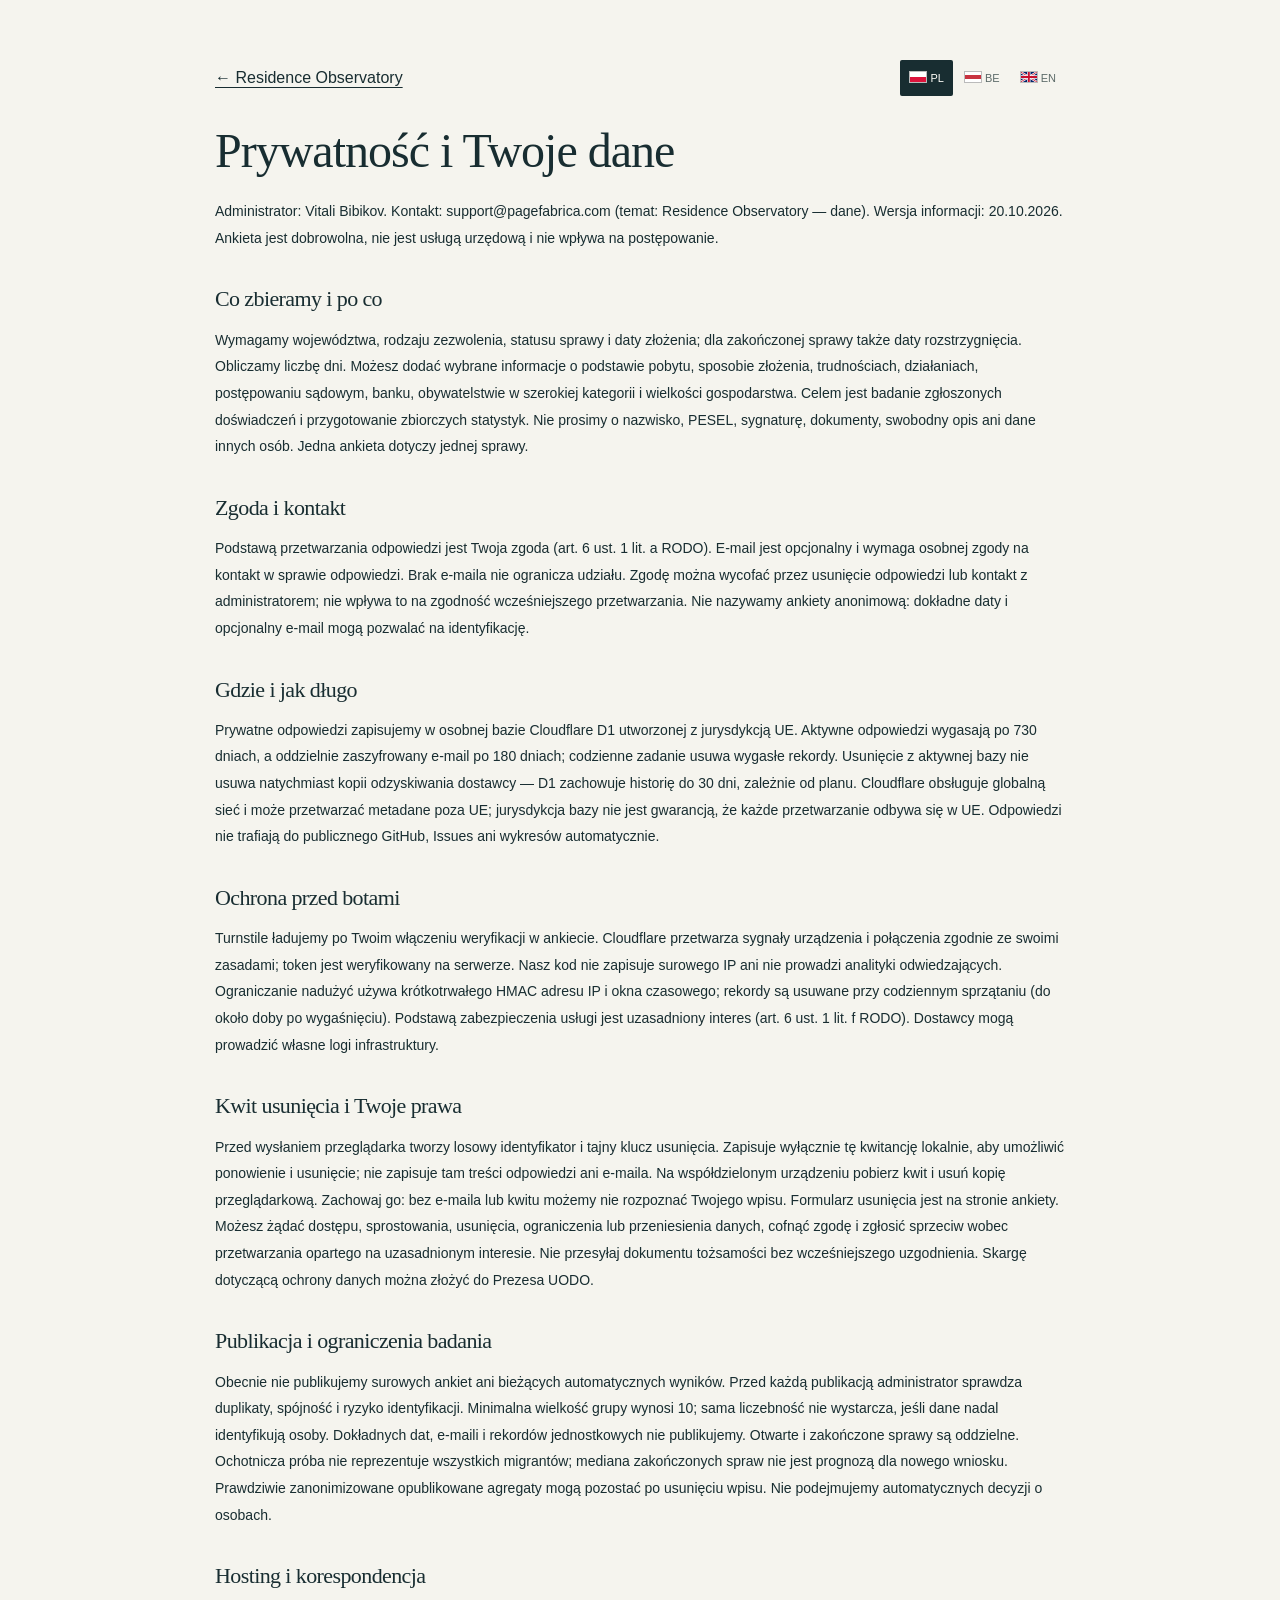
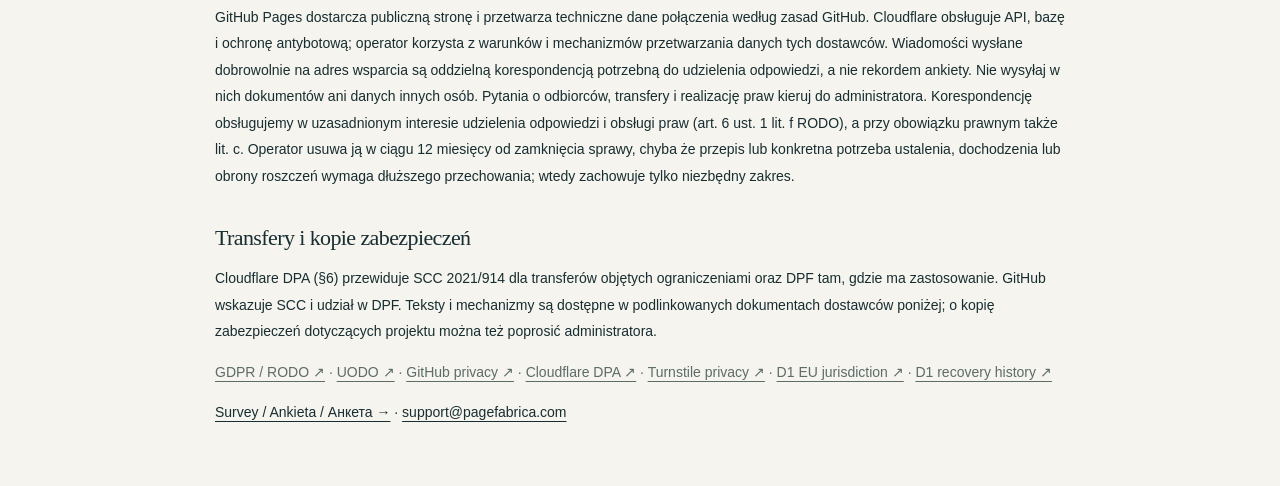
<file: docs/privacy/index.html>
<!doctype html><html lang="pl"><head><meta charset="utf-8"><meta name="viewport" content="width=device-width, initial-scale=1"><title>Prywatność i Twoje dane · Residence Observatory</title><meta name="description" content="Administrator: Vitali Bibikov. Kontakt: support@pagefabrica.com (temat: Residence Observatory — dane). Wersja informacji: 20.10.2026. Ankieta jest dobrowolna, nie jest usługą urzędową i nie wpływa na postępowanie."><meta property="og:title" content="Prywatność i Twoje dane"><meta property="og:description" content="Administrator: Vitali Bibikov. Kontakt: support@pagefabrica.com (temat: Residence Observatory — dane). Wersja informacji: 20.10.2026. Ankieta jest dobrowolna, nie jest usługą urzędową i nie wpływa na postępowanie."><meta property="og:type" content="article"><meta property="og:url" content="https://aierudit.github.io/poland-residence-observatory/privacy/"><meta property="og:image" content="https://aierudit.github.io/poland-residence-observatory/assets/social.png"><meta name="twitter:card" content="summary_large_image"><link rel="canonical" href="https://aierudit.github.io/poland-residence-observatory/privacy/"><link rel="icon" href="../assets/icon.svg?v=ed44e54c3bf5"><link rel="stylesheet" href="../assets/style.css?v=dbb85dd2865b"><script src="../assets/i18n.js?v=d2323f4a189e" defer></script><script src="../assets/page.js?v=faca2beae79b" defer></script></head><body><main class="fact-page legal-document"><div class="locale-tools"><a href="../" data-keep-lang>← Residence Observatory</a><div class="lang" aria-label="Language"><button data-lang="pl" aria-pressed="true" title="Polski"><span class="flag-pl" aria-hidden="true"></span> PL</button><button data-lang="be" aria-pressed="false" title="Беларуская"><span class="flag-be" aria-hidden="true"></span> BE</button><button data-lang="en" aria-pressed="false" title="English"><span class="flag-en" aria-hidden="true"></span> EN</button></div></div><article class="locale-block prose" data-locale="pl" lang="pl" ><h1>Prywatność i Twoje dane</h1><p>Administrator: Vitali Bibikov. Kontakt: support@pagefabrica.com (temat: Residence Observatory — dane). Wersja informacji: 20.10.2026. Ankieta jest dobrowolna, nie jest usługą urzędową i nie wpływa na postępowanie.</p><h2>Co zbieramy i po co</h2><p>Wymagamy województwa, rodzaju zezwolenia, statusu sprawy i daty złożenia; dla zakończonej sprawy także daty rozstrzygnięcia. Obliczamy liczbę dni. Możesz dodać wybrane informacje o podstawie pobytu, sposobie złożenia, trudnościach, działaniach, postępowaniu sądowym, banku, obywatelstwie w szerokiej kategorii i wielkości gospodarstwa. Celem jest badanie zgłoszonych doświadczeń i przygotowanie zbiorczych statystyk. Nie prosimy o nazwisko, PESEL, sygnaturę, dokumenty, swobodny opis ani dane innych osób. Jedna ankieta dotyczy jednej sprawy.</p><h2>Zgoda i kontakt</h2><p>Podstawą przetwarzania odpowiedzi jest Twoja zgoda (art. 6 ust. 1 lit. a RODO). E-mail jest opcjonalny i wymaga osobnej zgody na kontakt w sprawie odpowiedzi. Brak e-maila nie ogranicza udziału. Zgodę można wycofać przez usunięcie odpowiedzi lub kontakt z administratorem; nie wpływa to na zgodność wcześniejszego przetwarzania. Nie nazywamy ankiety anonimową: dokładne daty i opcjonalny e-mail mogą pozwalać na identyfikację.</p><h2>Gdzie i jak długo</h2><p>Prywatne odpowiedzi zapisujemy w osobnej bazie Cloudflare D1 utworzonej z jurysdykcją UE. Aktywne odpowiedzi wygasają po 730 dniach, a oddzielnie zaszyfrowany e-mail po 180 dniach; codzienne zadanie usuwa wygasłe rekordy. Usunięcie z aktywnej bazy nie usuwa natychmiast kopii odzyskiwania dostawcy — D1 zachowuje historię do 30 dni, zależnie od planu. Cloudflare obsługuje globalną sieć i może przetwarzać metadane poza UE; jurysdykcja bazy nie jest gwarancją, że każde przetwarzanie odbywa się w UE. Odpowiedzi nie trafiają do publicznego GitHub, Issues ani wykresów automatycznie.</p><h2>Ochrona przed botami</h2><p>Turnstile ładujemy po Twoim włączeniu weryfikacji w ankiecie. Cloudflare przetwarza sygnały urządzenia i połączenia zgodnie ze swoimi zasadami; token jest weryfikowany na serwerze. Nasz kod nie zapisuje surowego IP ani nie prowadzi analityki odwiedzających. Ograniczanie nadużyć używa krótkotrwałego HMAC adresu IP i okna czasowego; rekordy są usuwane przy codziennym sprzątaniu (do około doby po wygaśnięciu). Podstawą zabezpieczenia usługi jest uzasadniony interes (art. 6 ust. 1 lit. f RODO). Dostawcy mogą prowadzić własne logi infrastruktury.</p><h2>Kwit usunięcia i Twoje prawa</h2><p>Przed wysłaniem przeglądarka tworzy losowy identyfikator i tajny klucz usunięcia. Zapisuje wyłącznie tę kwitancję lokalnie, aby umożliwić ponowienie i usunięcie; nie zapisuje tam treści odpowiedzi ani e-maila. Na współdzielonym urządzeniu pobierz kwit i usuń kopię przeglądarkową. Zachowaj go: bez e-maila lub kwitu możemy nie rozpoznać Twojego wpisu. Formularz usunięcia jest na stronie ankiety. Możesz żądać dostępu, sprostowania, usunięcia, ograniczenia lub przeniesienia danych, cofnąć zgodę i zgłosić sprzeciw wobec przetwarzania opartego na uzasadnionym interesie. Nie przesyłaj dokumentu tożsamości bez wcześniejszego uzgodnienia. Skargę dotyczącą ochrony danych można złożyć do Prezesa UODO.</p><h2>Publikacja i ograniczenia badania</h2><p>Obecnie nie publikujemy surowych ankiet ani bieżących automatycznych wyników. Przed każdą publikacją administrator sprawdza duplikaty, spójność i ryzyko identyfikacji. Minimalna wielkość grupy wynosi 10; sama liczebność nie wystarcza, jeśli dane nadal identyfikują osoby. Dokładnych dat, e-maili i rekordów jednostkowych nie publikujemy. Otwarte i zakończone sprawy są oddzielne. Ochotnicza próba nie reprezentuje wszystkich migrantów; mediana zakończonych spraw nie jest prognozą dla nowego wniosku. Prawdziwie zanonimizowane opublikowane agregaty mogą pozostać po usunięciu wpisu. Nie podejmujemy automatycznych decyzji o osobach.</p><h2>Hosting i korespondencja</h2><p>GitHub Pages dostarcza publiczną stronę i przetwarza techniczne dane połączenia według zasad GitHub. Cloudflare obsługuje API, bazę i ochronę antybotową; operator korzysta z warunków i mechanizmów przetwarzania danych tych dostawców. Wiadomości wysłane dobrowolnie na adres wsparcia są oddzielną korespondencją potrzebną do udzielenia odpowiedzi, a nie rekordem ankiety. Nie wysyłaj w nich dokumentów ani danych innych osób. Pytania o odbiorców, transfery i realizację praw kieruj do administratora. Korespondencję obsługujemy w uzasadnionym interesie udzielenia odpowiedzi i obsługi praw (art. 6 ust. 1 lit. f RODO), a przy obowiązku prawnym także lit. c. Operator usuwa ją w ciągu 12 miesięcy od zamknięcia sprawy, chyba że przepis lub konkretna potrzeba ustalenia, dochodzenia lub obrony roszczeń wymaga dłuższego przechowania; wtedy zachowuje tylko niezbędny zakres.</p><h2>Transfery i kopie zabezpieczeń</h2><p>Cloudflare DPA (§6) przewiduje SCC 2021/914 dla transferów objętych ograniczeniami oraz DPF tam, gdzie ma zastosowanie. GitHub wskazuje SCC i udział w DPF. Teksty i mechanizmy są dostępne w podlinkowanych dokumentach dostawców poniżej; o kopię zabezpieczeń dotyczących projektu można też poprosić administratora.</p></article><article class="locale-block prose" data-locale="be" lang="be" hidden><h1>Прыватнасць і вашы даныя</h1><p>Адміністратар: Vitali Bibikov. Кантакт: support@pagefabrica.com (тэма: Residence Observatory — даныя). Версія: 20.10.2026. Анкета добраахвотная, не з’яўляецца дзяржаўнай паслугай і не ўплывае на вашу справу.</p><h2>Што збіраем і навошта</h2><p>Абавязковыя палі: ваяводства, тып дазволу, стан справы і дата падачы; для завершанай справы таксама дата рашэння. Разлічваем колькасць дзён. Можна дадаць падставу побыту, спосаб падачы, цяжкасці, дзеянні, судовы вынік, банк, шырокую катэгорыю грамадзянства і памер гаспадаркі. Мэта — даследаванне паведамленага досведу і зводная статыстыка. Не просім імя, PESEL, нумары спраў, дакументы, вольны аповед або даныя іншых людзей. Адна анкета — адна справа.</p><h2>Згода і сувязь</h2><p>Апрацоўваем адказы на падставе вашай згоды (арт. 6(1)(a) GDPR). E-mail неабавязковы і патрабуе асобнай згоды на сувязь наконт адказу. Без яго ўдзел таксама магчымы. Згоду можна адклікаць выдаленнем адказу або праз адміністратара; ранейшая законная апрацоўка ад гэтага не становіцца незаконнай. Анкета не ананімная: дакладныя даты і неабавязковы e-mail могуць дазволіць ідэнтыфікацыю.</p><h2>Дзе і як доўга</h2><p>Прыватныя адказы захоўваем у асобнай Cloudflare D1 з юрысдыкцыяй ЕС. Тэрмін актыўнага адказу — 730 дзён, асобна зашыфраванага e-mail — 180 дзён; штодзённае заданне выдаляе пратэрмінаваныя запісы. Выдаленне з актыўнай базы не адразу выдаляе рэзервовую гісторыю пастаўшчыка: D1 захоўвае яе да 30 дзён у залежнасці ад плана. Сетка Cloudflare глабальная, метаданыя могуць апрацоўвацца па-за ЕС; юрысдыкцыя базы не азначае, што ўся апрацоўка адбываецца ў ЕС. Адказы аўтаматычна не трапляюць у публічны GitHub, Issues або графікі.</p><h2>Абарона ад ботаў</h2><p>Turnstile загружаецца пасля ўключэння вамі праверкі ў анкеце. Cloudflare апрацоўвае сігналы прылады і злучэння паводле сваіх правілаў; сервер правярае токен. Наш код не захоўвае сыры IP і не вядзе аналітыку наведвальнікаў. Для абмежавання злоўжыванняў выкарыстоўваецца кароткачасовы HMAC IP і часавога акна; запісы выдаляюцца штодня, прыкладна не пазней за суткі пасля сканчэння тэрміну. Падстава бяспекі — законны інтарэс, арт. 6(1)(f) GDPR. Пастаўшчыкі могуць мець уласныя інфраструктурныя журналы.</p><h2>Квітанцыя выдалення і правы</h2><p>Перад адпраўкай браўзер стварае выпадковы ідэнтыфікатар і сакрэтны ключ выдалення. Лакальна захоўвае толькі гэтую квітанцыю для паўтору і выдалення, без адказаў або e-mail. На агульнай прыладзе спампуйце квітанцыю і выдаліце лакальную копію. Захавайце яе: без e-mail або квітанцыі можам не знайсці ваш запіс. Форма выдалення ёсць на старонцы анкеты. Вы можаце запытаць доступ, выпраўленне, выдаленне, абмежаванне або перанос даных, адклікаць згоду і пярэчыць апрацоўцы на падставе законнага інтарэсу. Не дасылайце дакумент асобы без узгаднення. Скаргі па абароне даных прымае польскі орган UODO.</p><h2>Публікацыя і межы даследавання</h2><p>Сырыя анкеты і аўтаматычныя бягучыя вынікі не публікуюцца. Перад публікацыяй адміністратар правярае дублікаты, узгодненасць і рызыку ідэнтыфікацыі. Мінімум — 10 адказаў у групе; гэтага недастаткова, калі людзей усё яшчэ можна вызначыць. Дакладныя даты, e-mail і адзінкавыя запісы не публікуюцца. Адкрытыя і завершаныя справы аналізуюцца асобна. Добраахвотная выбарка не рэпрэзентуе ўсіх мігрантаў; медыяна завершаных спраў не прадказвае чаканне новай заявы. Сапраўды ананімізаваныя апублікаваныя агрэгаты могуць застацца пасля выдалення адказу. Аўтаматычных рашэнняў аб людзях не прымаем.</p><h2>Хостынг і ліставанне</h2><p>GitHub Pages дастаўляе публічны сайт і апрацоўвае тэхнічныя даныя злучэння паводле правілаў GitHub. Cloudflare забяспечвае API, базу і антыботавую праверку; аператар карыстаецца ўмовамі і механізмамі апрацоўкі гэтых пастаўшчыкоў. Лісты на адрас падтрымкі — асобнае ліставанне для адказу на запыт, а не частка анкеты. Не дасылайце дакументы або чужыя даныя. Па пытаннях атрымальнікаў, перадач і правоў звяртайцеся да адміністратара. Ліставанне апрацоўваем у законным інтарэсе адказу і рэалізацыі правоў (арт. 6(1)(f) GDPR), а пры прававым абавязку таксама паводле (c). Аператар выдаляе яго на працягу 12 месяцаў пасля закрыцця запыту, калі закон або канкрэтная патрэба ў абароне ці ажыццяўленні прававых патрабаванняў не вымагае даўжэйшага захавання; тады застаецца толькі неабходнае.</p><h2>Перадачы і копіі гарантый</h2><p>Cloudflare DPA (§6) прадугледжвае SCC 2021/914 для абмежаваных перадач і DPF, калі ён прымяняецца. GitHub пазначае SCC і ўдзел у DPF. Тэксты і механізмы даступныя ў дакументах пастаўшчыкоў па спасылках ніжэй; копію гарантый праекта можна запытаць у адміністратара.</p></article><article class="locale-block prose" data-locale="en" lang="en" hidden><h1>Privacy and your data</h1><p>Controller: Vitali Bibikov. Contact: support@pagefabrica.com (subject: Residence Observatory — data). Notice version: 20 October 2026. Participation is voluntary. This is not an official service and does not affect your proceedings.</p><h2>What we collect and why</h2><p>Required: voivodeship, permit type, case status and application date; concluded cases also require a resolution date. We calculate elapsed days. Optional fields cover legal basis, submission method, difficulties, actions, court outcome, bank, a broad citizenship category and household size. We study reported experiences and prepare aggregate statistics. We do not request names, PESEL, case numbers, documents, free-text accounts or other people’s details. One response concerns one case.</p><h2>Consent and contact</h2><p>Response processing relies on your consent (GDPR Article 6(1)(a)). Email is optional and requires a separate opt-in for follow-up about your response. You can participate without it. Withdraw consent by deleting your response or contacting the controller; withdrawal does not affect prior lawful processing. This survey is not anonymous: exact dates and optional email may enable identification.</p><h2>Where and for how long</h2><p>Private responses are stored in a separate Cloudflare D1 database created with EU jurisdiction. Active responses expire after 730 days and separately encrypted email after 180 days; a daily job removes expired rows. Deletion from the active database does not immediately erase the provider’s recovery history: D1 retains up to 30 days depending on plan. Cloudflare operates a global network and may process metadata outside the EU; database jurisdiction does not mean all processing takes place in the EU. Responses are not automatically published to GitHub, Issues or charts.</p><h2>Bot protection</h2><p>Turnstile loads after you enable verification in the survey. Cloudflare processes device and connection signals under its policies; the server validates the token. Our application does not store raw IP addresses or run visitor analytics. Abuse prevention uses a short-lived HMAC of the IP and time window; a daily cleanup removes entries, within roughly a day after expiry. Service protection relies on legitimate interest under GDPR Article 6(1)(f). Providers may keep their own infrastructure logs.</p><h2>Deletion receipt and your rights</h2><p>Before submission your browser creates a random identifier and secret deletion key. It stores only that receipt locally for retries and deletion, without answers or email. On a shared device, download the receipt and clear the browser copy. Keep it: without an email or receipt we may be unable to identify your entry. The survey page contains a deletion form. You may request access, correction, erasure, restriction or portability, withdraw consent and object to legitimate-interest processing. Do not send identity documents without prior agreement. You can lodge a data-protection complaint with Poland’s UODO.</p><h2>Publication and research limits</h2><p>Raw responses and automatic live results are not published. Before publication the controller reviews duplicates, consistency and re-identification risk. The minimum group size is 10; that alone is insufficient if individuals remain identifiable. Exact dates, email and individual rows will not be published. Pending and concluded cases are analysed separately. A self-selected sample does not represent all migrants; a median of concluded cases does not predict a new application’s wait. Truly anonymised published aggregates may remain after a response is deleted. We make no automated decisions about individuals.</p><h2>Hosting and correspondence</h2><p>GitHub Pages serves the public site and processes technical connection data under GitHub’s policies. Cloudflare provides the API, database and bot protection; the operator uses these providers’ processing terms and mechanisms. Voluntary support emails are separate correspondence needed to answer your request, not survey records. Do not email documents or other people’s data. Contact the controller about recipients, transfers or exercising your rights. Correspondence relies on legitimate interest in answering and handling rights requests (GDPR Article 6(1)(f)), and Article 6(1)(c) where a legal duty applies. The operator deletes it within 12 months of closing the request unless law or a specific need to establish, exercise or defend legal claims requires longer retention, limited to what is necessary.</p><h2>Transfers and copies of safeguards</h2><p>Cloudflare’s DPA (§6) provides SCC 2021/914 for restricted transfers and DPF where applicable. GitHub identifies SCCs and participation in DPF. The linked provider documents below contain these texts and mechanisms; you can also ask the controller for a copy of project safeguards.</p></article><p class="small"><a href="https://eur-lex.europa.eu/eli/reg/2016/679/oj">GDPR / RODO ↗</a> · <a href="https://uodo.gov.pl/">UODO ↗</a> · <a href="https://docs.github.com/en/site-policy/privacy-policies/github-general-privacy-statement">GitHub privacy ↗</a> · <a href="https://www.cloudflare.com/cloudflare-customer-dpa/">Cloudflare DPA ↗</a> · <a href="https://www.cloudflare.com/turnstile-privacy-policy/">Turnstile privacy ↗</a> · <a href="https://developers.cloudflare.com/d1/configuration/data-location/">D1 EU jurisdiction ↗</a> · <a href="https://developers.cloudflare.com/d1/reference/time-travel/">D1 recovery history ↗</a></p><p><a href="../survey/" data-keep-lang>Survey / Ankieta / Анкета →</a> · <a href="mailto:support@pagefabrica.com">support@pagefabrica.com</a></p></main></body></html>
</file>
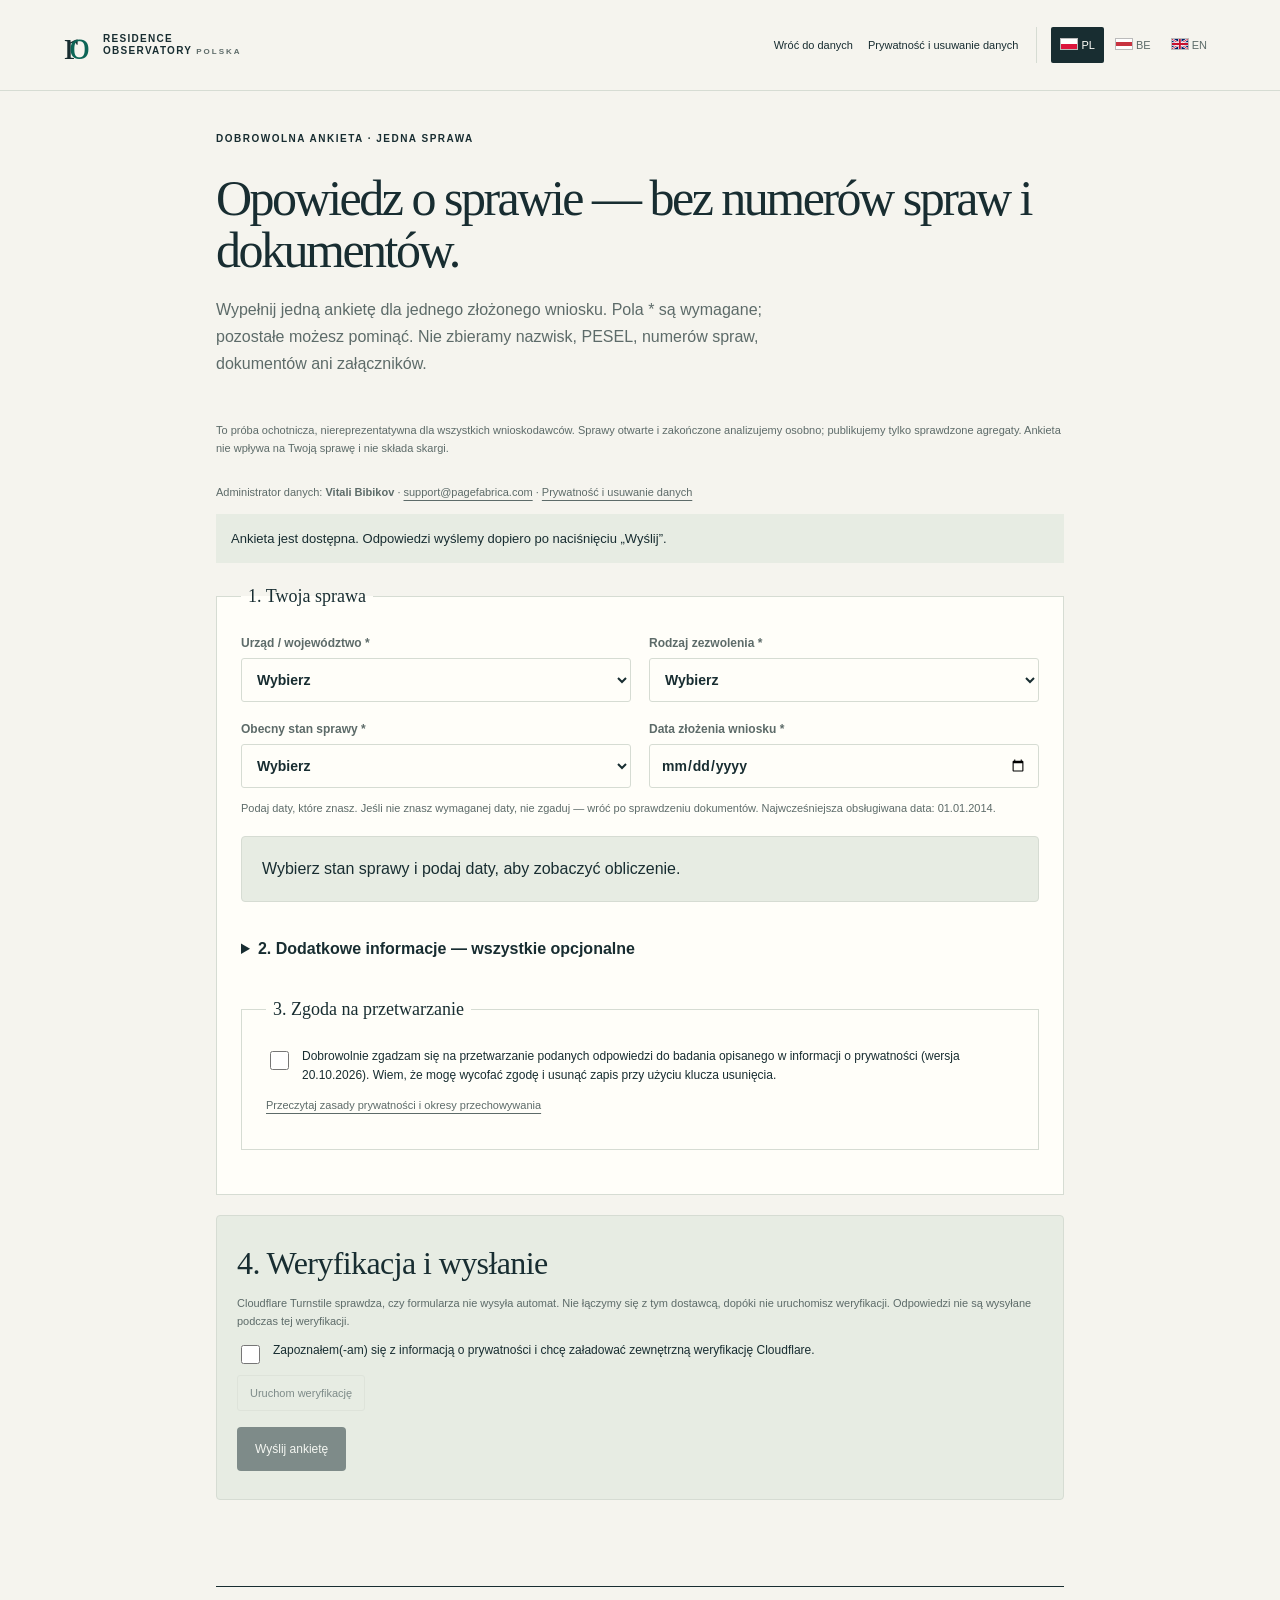
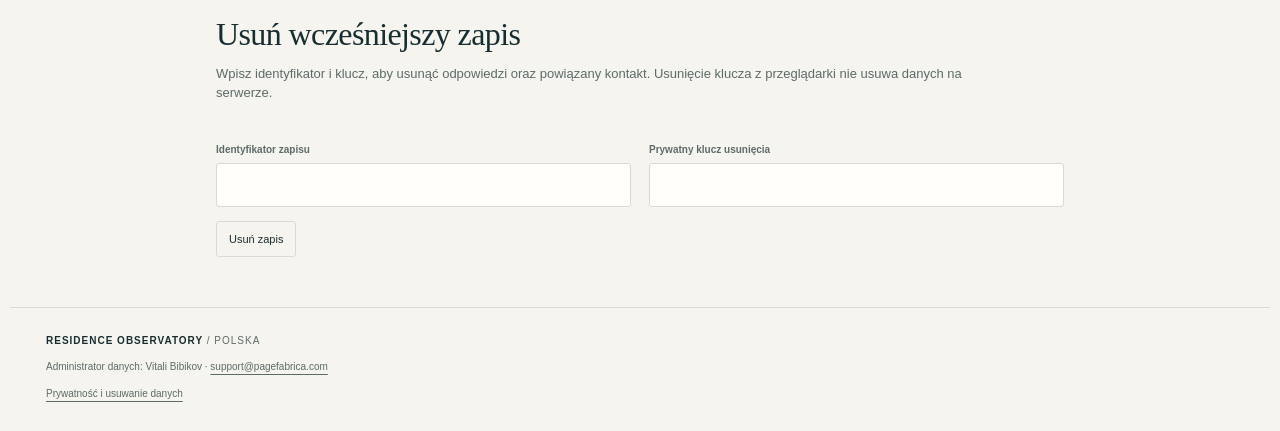
<file: docs/survey/index.html>
<!doctype html>
<html lang="pl">
<head>
  <meta charset="utf-8"><meta name="viewport" content="width=device-width, initial-scale=1">
  <meta name="referrer" content="no-referrer">
  <title>Ankieta o sprawie pobytowej · Residence Observatory</title>
  <meta name="description" content="Dobrowolna ankieta o jednej sprawie pobytowej. Otwarte i zakończone sprawy analizujemy osobno. Bez numerów spraw i dokumentów.">
  <meta property="og:title" content="Ankieta o sprawie pobytowej · Residence Observatory">
  <meta property="og:description" content="Dobrowolna ankieta o jednej sprawie. Bez numerów spraw i dokumentów; osobno obserwacje otwarte i zakończone.">
  <meta property="og:type" content="website"><meta property="og:url" content="https://aierudit.github.io/poland-residence-observatory/survey/">
  <meta property="og:image" content="https://aierudit.github.io/poland-residence-observatory/assets/social.png"><meta name="twitter:card" content="summary_large_image">
  <link rel="canonical" href="https://aierudit.github.io/poland-residence-observatory/survey/">
  <link rel="icon" href="../assets/icon.svg?v=ed44e54c3bf5" type="image/svg+xml"><link rel="stylesheet" href="../assets/style.css?v=dbb85dd2865b">
  <script src="../assets/i18n.js?v=d2323f4a189e" defer></script><script src="../assets/survey.js?v=6d1e874b52c8" defer></script>
</head>
<body>
<a class="skip" href="#survey-form" data-s="skip">Przejdź do ankiety</a>
<header class="topbar">
  <a class="brand" href="../" data-keep-lang><span class="brand-mark" aria-hidden="true">r<span>o</span></span><span>RESIDENCE<br>OBSERVATORY <small>POLSKA</small></span></a>
  <nav><a href="../#analytics" data-keep-lang data-s="back">Wróć do danych</a><a href="../privacy/" data-keep-lang data-s="privacy">Prywatność i usuwanie danych</a></nav>
  <div class="lang" aria-label="Language"><button type="button" data-lang="pl" aria-pressed="true"><span class="flag-pl" aria-hidden="true"></span> PL</button><button type="button" data-lang="be" aria-pressed="false"><span class="flag-be" aria-hidden="true"></span> BE</button><button type="button" data-lang="en" aria-pressed="false"><span class="flag-en" aria-hidden="true"></span> EN</button></div>
</header>
<main class="survey-page">
  <section class="survey-intro" aria-labelledby="survey-title">
    <p class="eyebrow" data-s="eyebrow">DOBROWOLNA ANKIETA · JEDNA SPRAWA</p>
    <h1 id="survey-title" data-s="title">Opowiedz o sprawie — bez numerów spraw i dokumentów.</h1>
    <p class="intro" data-s="intro">Wypełnij jedną ankietę dla jednego złożonego wniosku. Pola oznaczone * są wymagane. Pozostałe możesz pominąć. Nie zbieramy nazwisk, PESEL, numerów spraw, dokumentów ani załączników.</p>
    <p class="source-note" data-s="bias">To próba ochotnicza, niereprezentatywna dla wszystkich wnioskodawców. Sprawy otwarte i zakończone analizujemy osobno; publikujemy tylko sprawdzone agregaty. Ankieta nie wpływa na Twoją sprawę i nie składa skargi.</p>
    <p class="small"><span data-s="controller">Administrator danych:</span> <strong>Vitali Bibikov</strong> · <a href="mailto:support@pagefabrica.com">support@pagefabrica.com</a> · <a href="../privacy/" data-keep-lang data-s="privacy">Prywatność i usuwanie danych</a></p>
  </section>
  <p id="collection-status" class="form-status" role="status" aria-live="polite">Sprawdzamy dostępność ankiety…</p>
  <form id="survey-form" class="survey-form" method="post" action="./" autocomplete="off" novalidate>
    <fieldset id="survey-fields" disabled>
      <legend data-s="core">1. Twoja sprawa</legend>
      <div class="form-grid">
        <label for="survey-region"><span data-s="region">Urząd / województwo *</span><select id="survey-region" name="region" required><option value="">Wybierz</option></select></label>
        <label for="survey-permit"><span data-s="permit">Rodzaj zezwolenia *</span><select id="survey-permit" name="permit" required></select></label>
        <label for="survey-status"><span data-s="status">Obecny stan sprawy *</span><select id="survey-status" name="status" required></select></label>
        <label for="survey-applied"><span data-s="applied">Data złożenia wniosku *</span><input id="survey-applied" name="applied_date" type="date" min="2014-01-01" required></label>
        <label id="decision-wrap" for="survey-decision" hidden><span data-s="decision">Data decyzji / innego zakończenia sprawy *</span><input id="survey-decision" name="decision_date" type="date" min="2014-01-01" disabled></label>
      </div>
      <p class="small" data-s="dateHelp">Podaj daty, które znasz. Jeżeli nie znasz wymaganej daty, nie zgaduj — wróć po sprawdzeniu dokumentów. Najwcześniejsza obsługiwana data: 01.01.2014.</p>
      <p id="duration-output" class="duration-preview" role="status" aria-live="polite"></p>
      <details class="optional-fields">
        <summary data-s="extras">2. Dodatkowe informacje — wszystkie opcjonalne</summary>
        <div class="form-grid">
          <label for="survey-basis"><span data-s="basis">Główny powód pobytu</span><select id="survey-basis" name="basis"></select></label>
          <label for="survey-submission"><span data-s="submission">Sposób złożenia wniosku</span><select id="survey-submission" name="submission"></select></label>
          <label for="survey-nationality"><span data-s="nationality">Obywatelstwo</span><select id="survey-nationality" name="nationality"></select></label>
          <label for="survey-days"><span data-s="reportedDays">Deklarowany czas oczekiwania w dniach</span><input id="survey-days" name="reported_days" type="number" inputmode="numeric" min="0" max="10000" step="1" aria-describedby="reported-help"></label>
          <label for="survey-household"><span data-s="household">Liczba osób w gospodarstwie domowym (1–10)</span><input id="survey-household" name="household_size" type="number" inputmode="numeric" min="1" max="10" step="1"></label>
          <label for="survey-court"><span data-s="court">Wynik skargi do sądu, jeśli była</span><select id="survey-court" name="court_outcome"></select></label>
          <label for="survey-bank"><span data-s="bank">Bank, jeśli wystąpił problem</span><select id="survey-bank" name="bank"></select></label>
          <label for="survey-bank-issue"><span data-s="bankIssue">Rodzaj problemu z bankiem</span><select id="survey-bank-issue" name="bank_issue"></select></label>
        </div>
        <p id="reported-help" class="small" data-s="reportedHelp">Deklarowany czas zachowujemy osobno od obliczenia z dat. Nie dopisuj danych innych osób.</p>
        <fieldset><legend data-s="difficulties">Jakie trudności wystąpiły? Możesz zaznaczyć kilka.</legend><div id="difficulties-group" class="check-grid"></div></fieldset>
        <fieldset><legend data-s="actions">Jakie działania podjęto? Możesz zaznaczyć kilka.</legend><div id="actions-group" class="check-grid"></div></fieldset>
        <fieldset><legend data-s="contact">Kontakt — całkowicie opcjonalny</legend>
          <label for="survey-email"><span data-s="email">Email do ewentualnego kontaktu</span><input id="survey-email" name="email" type="email" maxlength="254" autocomplete="off" spellcheck="false"></label>
          <label class="check"><input id="contact-consent" name="contact_consent" type="checkbox" disabled><span data-s="contactConsent">Osobno zgadzam się na kontakt pod podanym adresem. Email nie będzie publikowany ani dodawany do publicznych danych.</span></label>
          <p class="small" data-s="emailHelp">Bez emaila ankieta jest równie ważna. Jeśli go podasz, potrzebna jest odrębna zgoda na kontakt.</p>
        </fieldset>
      </details>
      <fieldset><legend data-s="consentTitle">3. Zgoda na przetwarzanie</legend>
        <label class="check"><input id="survey-consent" name="consent" type="checkbox" required><span data-s="consent">Dobrowolnie zgadzam się na przetwarzanie podanych odpowiedzi do badania opisanego w informacji o prywatności (wersja 20.10.2026). Wiem, że mogę wycofać zgodę i usunąć zapis przy użyciu klucza usunięcia.</span></label>
        <p class="small"><a href="../privacy/" data-keep-lang data-s="readPrivacy">Przeczytaj zasady prywatności i okresy przechowywania</a></p>
      </fieldset>
      <div class="sr-only" aria-hidden="true"><label>Website<input name="website" id="survey-website" type="text" tabindex="-1" autocomplete="off"></label></div>
    </fieldset>
    <section class="verification-box" aria-labelledby="verification-title">
      <h2 id="verification-title" data-s="verificationTitle">4. Weryfikacja i wysłanie</h2>
      <p class="small" data-s="verificationInfo">Cloudflare Turnstile sprawdza, czy formularza nie wysyła automat. Nie łączymy się z tym dostawcą, dopóki nie uruchomisz weryfikacji. Odpowiedzi nie są wysyłane podczas tej weryfikacji.</p>
      <label class="check"><input id="verification-ack" type="checkbox"><span data-s="verificationAck">Zapoznałem(-am) się z informacją o prywatności i chcę załadować zewnętrzną weryfikację Cloudflare.</span></label>
      <button id="enable-verification" class="secondary" type="button" disabled data-s="enableVerification">Uruchom weryfikację</button>
      <div id="turnstile-container"></div>
      <p id="widget-language-note" class="small" hidden></p>
      <p id="verification-status" class="form-status" role="status" aria-live="polite"></p>
      <div class="survey-actions"><button id="survey-submit" class="primary" type="submit" disabled data-s="send">Wyślij ankietę</button></div>
    </section>
    <p id="submission-status" class="form-status" role="status" aria-live="polite"></p>
  </form>
  <section id="receipt-box" class="receipt-box" aria-labelledby="receipt-title" hidden>
    <h2 id="receipt-title" data-s="receiptTitle">Twój klucz usunięcia</h2>
    <p id="receipt-state" class="form-status" role="status" aria-live="polite"></p>
    <p class="small" data-s="receiptNotice">W tym urządzeniu zapisujemy tylko identyfikator i klucz usunięcia, nigdy odpowiedzi ani email. Osoba posiadająca ten klucz może usunąć zapis. Pobierz go i przechowuj prywatnie. Przeglądarka zachowuje tylko ostatni taki klucz.</p>
    <dl class="receipt-values"><dt data-s="receiptId">Identyfikator zapisu</dt><dd><code id="receipt-id"></code></dd><dt data-s="receiptToken">Prywatny klucz usunięcia</dt><dd><code id="receipt-token"></code></dd></dl>
    <div class="survey-actions"><button id="receipt-download" class="secondary" type="button" data-s="downloadReceipt">Pobierz klucz JSON</button><button id="receipt-clear" class="secondary" type="button" data-s="clearReceipt" disabled>Usuń zapisaną kopię klucza</button><button id="new-case" class="secondary" type="button" data-s="newCase">Nowa sprawa / wyczyść formularz</button></div>
    <p class="small" data-s="clearHelp">Najpierw pobierz klucz JSON i zachowaj go prywatnie. Kopię można wyczyścić po potwierdzeniu przyjęcia lub usunięcia zapisu, a także po ponownym otwarciu strony. Klucz aktywnej próby o nieznanym wyniku pozostaje chroniony. Wyczyszczenie nie usuwa zapisu na serwerze. Na wspólnym urządzeniu zamknij potem tę kartę.</p>
    <p id="receipt-storage-status" class="small" role="status" aria-live="polite"></p>
  </section>
  <section class="section" aria-labelledby="delete-title">
    <div class="section-head"><div><h2 id="delete-title" data-s="deleteTitle">Usuń wcześniejszy zapis</h2><p data-s="deleteInfo">Wpisz identyfikator i klucz, aby usunąć odpowiedzi oraz powiązany kontakt. Klucz usunięty z przeglądarki nie usuwa danych na serwerze.</p></div></div>
    <form id="delete-form" class="delete-form" method="post" action="./" autocomplete="off" novalidate>
      <div class="form-grid"><label for="delete-id"><span data-s="receiptId">Identyfikator zapisu</span><input id="delete-id" type="text" maxlength="36" spellcheck="false" autocapitalize="none" required></label><label for="delete-token"><span data-s="receiptToken">Prywatny klucz usunięcia</span><input id="delete-token" type="password" minlength="32" maxlength="100" autocomplete="off" required></label></div>
      <button id="delete-submit" class="secondary" type="submit" disabled data-s="deleteSend">Usuń zapis</button>
      <p id="delete-status" class="form-status" role="status" aria-live="polite"></p>
    </form>
  </section>
</main>
<footer><div class="brand-footer">RESIDENCE OBSERVATORY <span>/ POLSKA</span></div><p><span data-s="controller">Administrator danych:</span> Vitali Bibikov · <a href="mailto:support@pagefabrica.com">support@pagefabrica.com</a></p><a href="../privacy/" data-keep-lang data-s="privacy">Prywatność i usuwanie danych</a></footer>
<noscript><p class="noscript">Ankieta wymaga JavaScript. Nie wysłano żadnych odpowiedzi. / Анкета патрабуе JavaScript. Адказы не адпраўленыя. / This survey requires JavaScript. No answers have been sent.</p></noscript>
</body>
</html>
</file>
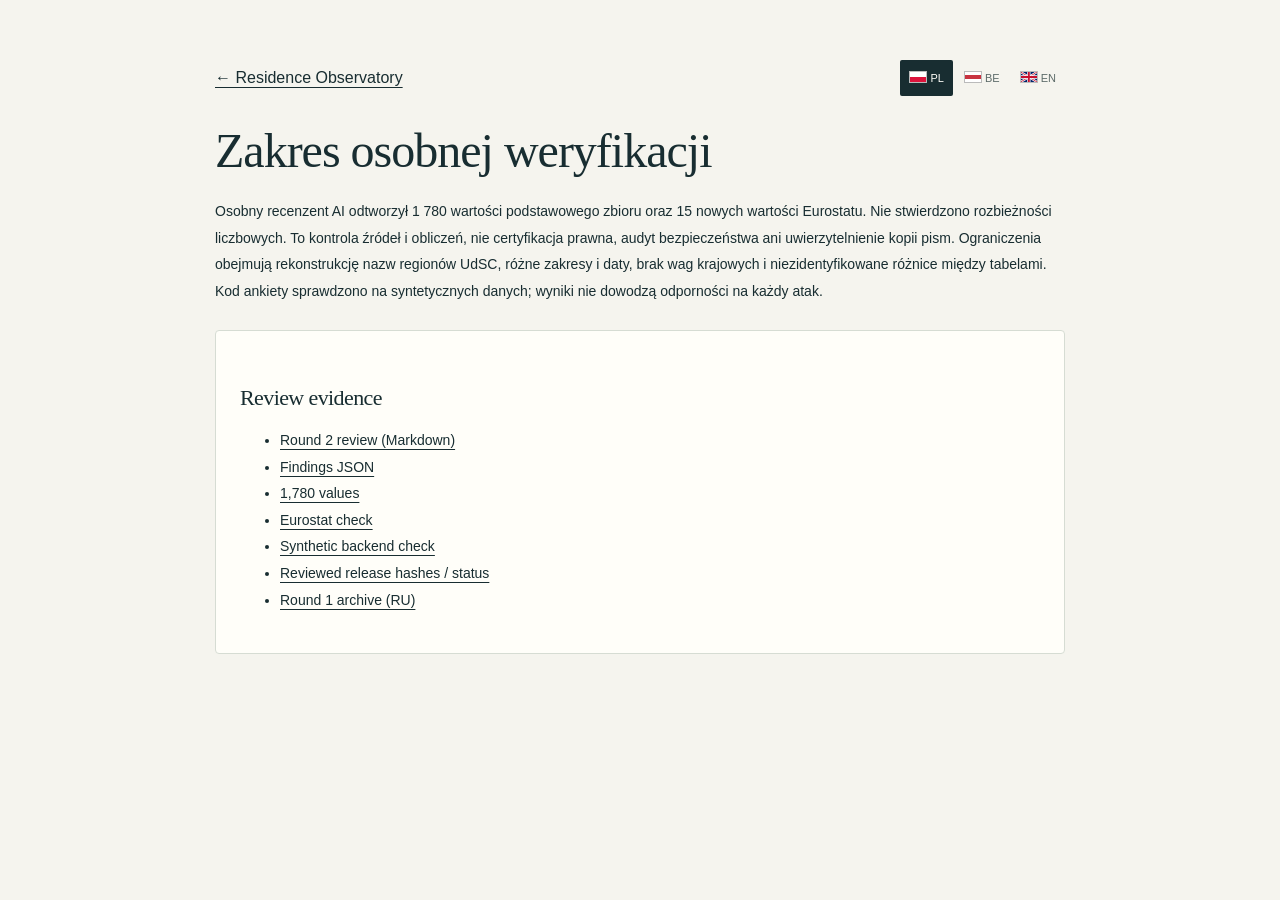
<file: docs/verification/index.html>
<!doctype html><html lang="pl"><head><meta charset="utf-8"><meta name="viewport" content="width=device-width, initial-scale=1"><title>Zakres osobnej weryfikacji · Residence Observatory</title><meta name="description" content="Source verification scope and limitations."><meta property="og:title" content="Zakres osobnej weryfikacji"><meta property="og:description" content="Source verification scope and limitations."><meta property="og:type" content="article"><meta property="og:url" content="https://aierudit.github.io/poland-residence-observatory/verification/"><meta property="og:image" content="https://aierudit.github.io/poland-residence-observatory/assets/social.png"><meta name="twitter:card" content="summary_large_image"><link rel="canonical" href="https://aierudit.github.io/poland-residence-observatory/verification/"><link rel="icon" href="../assets/icon.svg?v=ed44e54c3bf5"><link rel="stylesheet" href="../assets/style.css?v=dbb85dd2865b"><script src="../assets/i18n.js?v=d2323f4a189e" defer></script><script src="../assets/page.js?v=faca2beae79b" defer></script></head><body><main class="fact-page legal-document"><div class="locale-tools"><a href="../" data-keep-lang>← Residence Observatory</a><div class="lang" aria-label="Language"><button data-lang="pl" aria-pressed="true" title="Polski"><span class="flag-pl" aria-hidden="true"></span> PL</button><button data-lang="be" aria-pressed="false" title="Беларуская"><span class="flag-be" aria-hidden="true"></span> BE</button><button data-lang="en" aria-pressed="false" title="English"><span class="flag-en" aria-hidden="true"></span> EN</button></div></div><article class="locale-block prose" data-locale="pl" lang="pl" ><h1>Zakres osobnej weryfikacji</h1><p>Osobny recenzent AI odtworzył 1 780 wartości podstawowego zbioru oraz 15 nowych wartości Eurostatu. Nie stwierdzono rozbieżności liczbowych. To kontrola źródeł i obliczeń, nie certyfikacja prawna, audyt bezpieczeństwa ani uwierzytelnienie kopii pism. Ograniczenia obejmują rekonstrukcję nazw regionów UdSC, różne zakresy i daty, brak wag krajowych i niezidentyfikowane różnice między tabelami. Kod ankiety sprawdzono na syntetycznych danych; wyniki nie dowodzą odporności na każdy atak.</p></article><article class="locale-block prose" data-locale="be" lang="be" hidden><h1>Абсяг асобнай праверкі</h1><p>Асобны AI-рэцэнзент паўторна праверыў 1 780 значэнняў асноўнага набору і 15 новых значэнняў Eurostat. Лічбавых разыходжанняў не выяўлена. Гэта праверка крыніц і разлікаў, а не юрыдычная сертыфікацыя, аўдыт бяспекі або пацвярджэнне сапраўднасці копій лістоў. Абмежаванні: адноўленыя назвы рэгіёнаў UdSC, розныя даты і ахоп, адсутнасць нацыянальных вагаў і невытлумачаныя адрозненні табліц. Код анкеты правераны на сінтэтычных даных; гэта не даказвае абарону ад усіх атак.</p></article><article class="locale-block prose" data-locale="en" lang="en" hidden><h1>Scope of separate verification</h1><p>A separate AI reviewer reproduced 1,780 core values and 15 new Eurostat values. No numeric discrepancies were found. This is a source and calculation review, not legal certification, a security audit or authentication of copied letters. Limitations include reconstructed UdSC region labels, differing scopes and dates, unavailable national weights and unexplained differences between tables. Survey code was tested with synthetic data; this does not establish protection against every attack.</p></article><div class="info-card"><h2>Review evidence</h2><ul><li><a href="round2/review.md">Round 2 review (Markdown)</a></li><li><a href="round2/critique.json">Findings JSON</a></li><li><a href="round2/numeric-recheck.json">1,780 values</a></li><li><a href="round2/eurostat-check.json">Eurostat check</a></li><li><a href="round2/backend-check.json">Synthetic backend check</a></li><li><a href="round2/release.json">Reviewed release hashes / status</a></li><li><a href="review.md">Round 1 archive (RU)</a></li></ul></div></main></body></html>
</file>
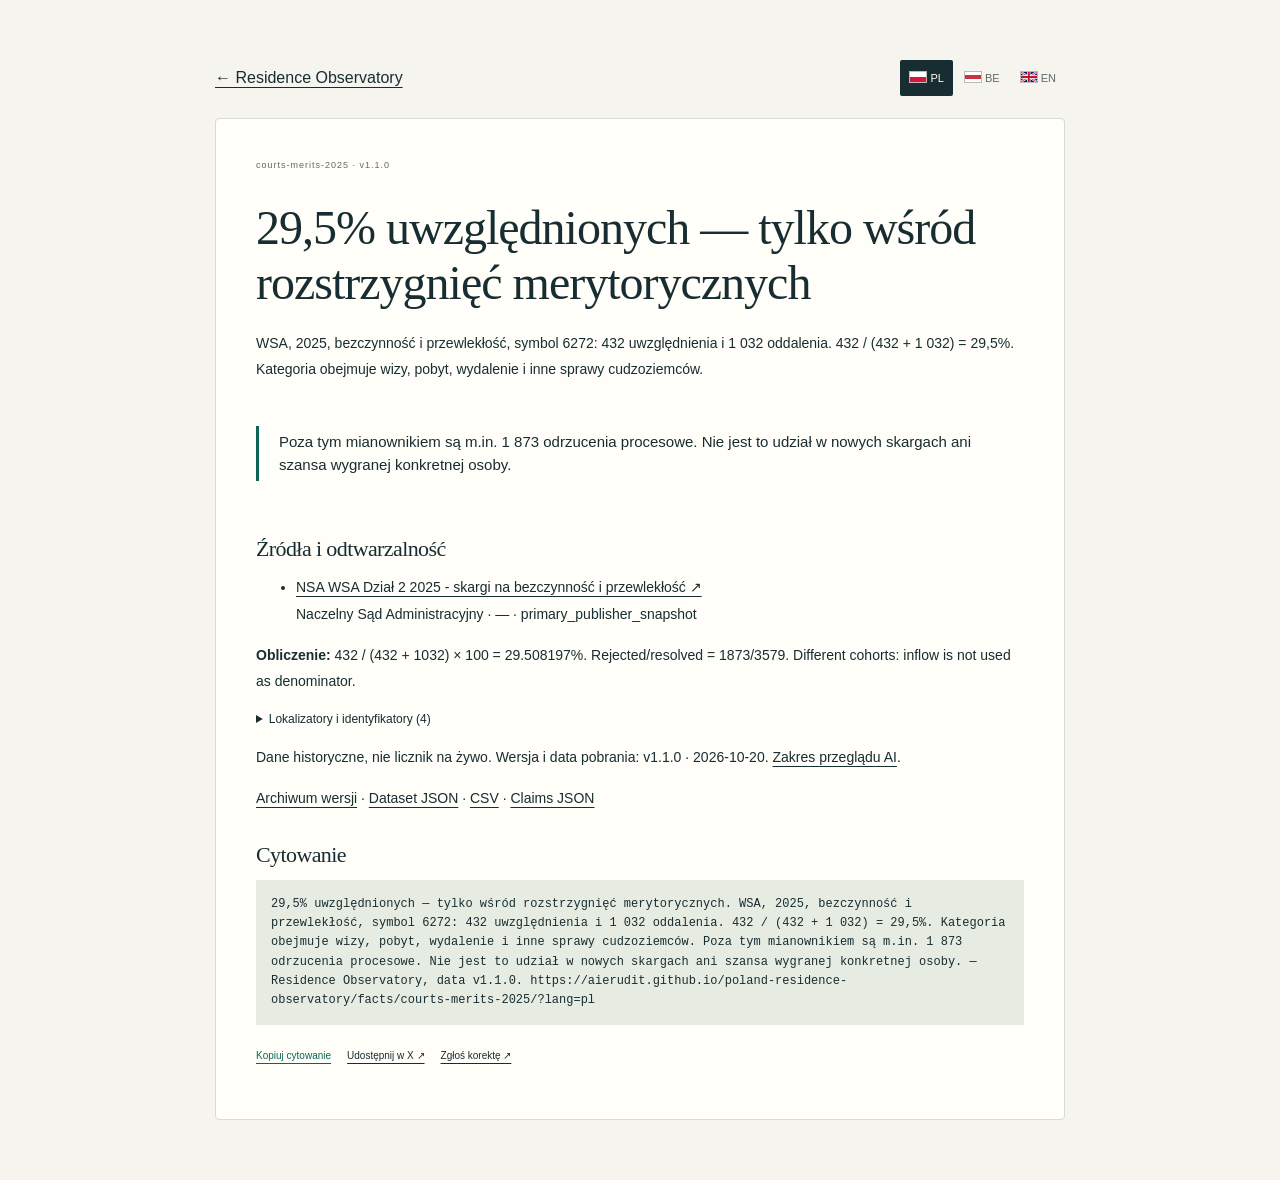
<file: docs/facts/courts-merits-2025/index.html>
<!doctype html><html lang="pl"><head><meta charset="utf-8"><meta name="viewport" content="width=device-width, initial-scale=1"><title>29,5% uwzględnionych — tylko wśród rozstrzygnięć merytorycznych · Residence Observatory</title><meta name="description" content="WSA, 2025, bezczynność i przewlekłość, symbol 6272: 432 uwzględnienia i 1 032 oddalenia. 432 / (432 + 1 032) = 29,5%. Kategoria obejmuje wizy, pobyt, wydalenie i inne sprawy cudzoziemców. Poza tym mianownikiem są m.in. 1 873 odrzucenia procesowe. Nie jest to udział w nowych skargach ani szansa wygranej konkretnej osoby."><meta property="og:title" content="29,5% uwzględnionych — tylko wśród rozstrzygnięć merytorycznych"><meta property="og:description" content="WSA, 2025, bezczynność i przewlekłość, symbol 6272: 432 uwzględnienia i 1 032 oddalenia. 432 / (432 + 1 032) = 29,5%. Kategoria obejmuje wizy, pobyt, wydalenie i inne sprawy cudzoziemców. Poza tym mianownikiem są m.in. 1 873 odrzucenia procesowe. Nie jest to udział w nowych skargach ani szansa wygranej konkretnej osoby."><meta property="og:type" content="article"><meta property="og:url" content="https://aierudit.github.io/poland-residence-observatory/facts/courts-merits-2025/"><meta property="og:image" content="https://aierudit.github.io/poland-residence-observatory/assets/fact-courts-merits-2025.png"><meta name="twitter:card" content="summary_large_image"><link rel="canonical" href="https://aierudit.github.io/poland-residence-observatory/facts/courts-merits-2025/"><link rel="icon" href="../../assets/icon.svg?v=ed44e54c3bf5"><link rel="stylesheet" href="../../assets/style.css?v=dbb85dd2865b"><script src="../../assets/i18n.js?v=d2323f4a189e" defer></script><script src="../../assets/page.js?v=faca2beae79b" defer></script></head><body><main class="fact-page legal-document"><div class="locale-tools"><a href="../../" data-keep-lang>← Residence Observatory</a><div class="lang" aria-label="Language"><button data-lang="pl" aria-pressed="true" title="Polski"><span class="flag-pl" aria-hidden="true"></span> PL</button><button data-lang="be" aria-pressed="false" title="Беларуская"><span class="flag-be" aria-hidden="true"></span> BE</button><button data-lang="en" aria-pressed="false" title="English"><span class="flag-en" aria-hidden="true"></span> EN</button></div></div><article class="fact-card locale-block" data-locale="pl" lang="pl" ><div class="fact-top">courts-merits-2025 · v1.1.0</div><h1>29,5% uwzględnionych — tylko wśród rozstrzygnięć merytorycznych</h1><p>WSA, 2025, bezczynność i przewlekłość, symbol 6272: 432 uwzględnienia i 1 032 oddalenia. 432 / (432 + 1 032) = 29,5%. Kategoria obejmuje wizy, pobyt, wydalenie i inne sprawy cudzoziemców.</p><blockquote>Poza tym mianownikiem są m.in. 1 873 odrzucenia procesowe. Nie jest to udział w nowych skargach ani szansa wygranej konkretnej osoby.</blockquote><div class="provenance"><h2>Źródła i odtwarzalność</h2><ul><li><a href="https://www.nsa.gov.pl/media/1bbn0phd/7-skargi-na-bezczynność-i-przewlekłość-2025.xls">NSA WSA Dział 2 2025 - skargi na bezczynność i przewlekłość ↗</a><br>Naczelny Sąd Administracyjny · — · primary_publisher_snapshot</li></ul><p><strong>Obliczenie:</strong> 432 / (432 + 1032) × 100 = 29.508197%. Rejected/resolved = 1873/3579. Different cohorts: inflow is not used as denominator.</p><details><summary>Lokalizatory i identyfikatory (4)</summary><p>XLS sheet=WSA SAB Symbole; symbol6272; Excel row249; column(s)G; XLS sheet=WSA SAB Symbole; symbol6272; Excel row249; column(s)I+N; XLS sheet=WSA SAB Symbole; symbol6272; Excel row249; column(s)J+O; XLS sheet=WSA SAB Symbole; symbol6272; Excel row249; column(s)K+P</p><code>obs_1ff76903cc1c306923, obs_3cf9cddb5ae5578bf0, obs_4ce71ab1963ef22ba8, obs_ce80fe03cb3f2114b4</code></details><p>Dane historyczne, nie licznik na żywo. Wersja i data pobrania: v1.1.0 · 2026-10-20. <a href="../../verification/?lang=pl">Zakres przeglądu AI</a>.</p><p><a href="https://github.com/AIErudit/poland-residence-observatory/tree/v1.1.0/docs/facts/courts-merits-2025/">Archiwum wersji</a> · <a href="../../data/dataset.json">Dataset JSON</a> · <a href="../../data/observations.csv">CSV</a> · <a href="../../data/claims.json">Claims JSON</a></p><h2>Cytowanie</h2><pre class="citation">29,5% uwzględnionych — tylko wśród rozstrzygnięć merytorycznych. WSA, 2025, bezczynność i przewlekłość, symbol 6272: 432 uwzględnienia i 1 032 oddalenia. 432 / (432 + 1 032) = 29,5%. Kategoria obejmuje wizy, pobyt, wydalenie i inne sprawy cudzoziemców. Poza tym mianownikiem są m.in. 1 873 odrzucenia procesowe. Nie jest to udział w nowych skargach ani szansa wygranej konkretnej osoby. — Residence Observatory, data v1.1.0. https://aierudit.github.io/poland-residence-observatory/facts/courts-merits-2025/?lang=pl</pre><div class="fact-actions"><button data-copy-citation>Kopiuj cytowanie</button><a href="https://twitter.com/intent/tweet?url=https://aierudit.github.io/poland-residence-observatory/facts/courts-merits-2025/%3Flang%3Dpl" target="_blank" rel="noopener noreferrer">Udostępnij w X ↗</a><a href="https://github.com/AIErudit/poland-residence-observatory/issues/new/choose">Zgłoś korektę ↗</a></div><p role="status"></p></div></article><article class="fact-card locale-block" data-locale="be" lang="be" hidden><div class="fact-top">courts-merits-2025 · v1.1.0</div><h1>29,5% задаволеных — толькі сярод рашэнняў па сутнасці</h1><p>WSA, 2025, бяздзейнасць і зацягванне, катэгорыя 6272: 432 задаволеныя скаргі і 1 032 адмовы па сутнасці. 432 / (432 + 1 032) = 29,5%. Катэгорыя ўключае візы, побыт, выдварэнне і іншыя справы іншаземцаў.</p><blockquote>Па-за гэтым назоўнікам — у тым ліку 1 873 працэсуальныя адхіленні. Гэта не доля новых скаргаў і не верагоднасць поспеху канкрэтнага чалавека.</blockquote><div class="provenance"><h2>Крыніцы і аднаўляльнасць</h2><ul><li><a href="https://www.nsa.gov.pl/media/1bbn0phd/7-skargi-na-bezczynność-i-przewlekłość-2025.xls">NSA WSA Dział 2 2025 - skargi na bezczynność i przewlekłość ↗</a><br>Naczelny Sąd Administracyjny · — · primary_publisher_snapshot</li></ul><p><strong>Разлік:</strong> 432 / (432 + 1032) × 100 = 29.508197%. Rejected/resolved = 1873/3579. Different cohorts: inflow is not used as denominator.</p><details><summary>Лакатары і ідэнтыфікатары (4)</summary><p>XLS sheet=WSA SAB Symbole; symbol6272; Excel row249; column(s)G; XLS sheet=WSA SAB Symbole; symbol6272; Excel row249; column(s)I+N; XLS sheet=WSA SAB Symbole; symbol6272; Excel row249; column(s)J+O; XLS sheet=WSA SAB Symbole; symbol6272; Excel row249; column(s)K+P</p><code>obs_1ff76903cc1c306923, obs_3cf9cddb5ae5578bf0, obs_4ce71ab1963ef22ba8, obs_ce80fe03cb3f2114b4</code></details><p>Гістарычныя даныя, не бягучы лічыльнік. Версія і дата атрымання: v1.1.0 · 2026-10-20. <a href="../../verification/?lang=be">Абсяг AI-праверкі</a>.</p><p><a href="https://github.com/AIErudit/poland-residence-observatory/tree/v1.1.0/docs/facts/courts-merits-2025/">Архіў версіі</a> · <a href="../../data/dataset.json">Dataset JSON</a> · <a href="../../data/observations.csv">CSV</a> · <a href="../../data/claims.json">Claims JSON</a></p><h2>Цытаванне</h2><pre class="citation">29,5% задаволеных — толькі сярод рашэнняў па сутнасці. WSA, 2025, бяздзейнасць і зацягванне, катэгорыя 6272: 432 задаволеныя скаргі і 1 032 адмовы па сутнасці. 432 / (432 + 1 032) = 29,5%. Катэгорыя ўключае візы, побыт, выдварэнне і іншыя справы іншаземцаў. Па-за гэтым назоўнікам — у тым ліку 1 873 працэсуальныя адхіленні. Гэта не доля новых скаргаў і не верагоднасць поспеху канкрэтнага чалавека. — Residence Observatory, data v1.1.0. https://aierudit.github.io/poland-residence-observatory/facts/courts-merits-2025/?lang=be</pre><div class="fact-actions"><button data-copy-citation>Скапіяваць цытаванне</button><a href="https://twitter.com/intent/tweet?url=https://aierudit.github.io/poland-residence-observatory/facts/courts-merits-2025/%3Flang%3Dbe" target="_blank" rel="noopener noreferrer">Падзяліцца ў X ↗</a><a href="https://github.com/AIErudit/poland-residence-observatory/issues/new/choose">Паведаміць пра памылку ↗</a></div><p role="status"></p></div></article><article class="fact-card locale-block" data-locale="en" lang="en" hidden><div class="fact-top">courts-merits-2025 · v1.1.0</div><h1>29.5% upheld — among merits rulings only</h1><p>WSA, 2025, inactivity and delay, category 6272: 432 upheld and 1,032 dismissed complaints. 432 / (432 + 1,032) = 29.5%. The category includes visas, residence, expulsion and other foreigner cases.</p><blockquote>The denominator excludes, among other outcomes, 1,873 procedural rejections. This is neither a share of new filings nor an individual’s probability of success.</blockquote><div class="provenance"><h2>Sources & reproducibility</h2><ul><li><a href="https://www.nsa.gov.pl/media/1bbn0phd/7-skargi-na-bezczynność-i-przewlekłość-2025.xls">NSA WSA Dział 2 2025 - skargi na bezczynność i przewlekłość ↗</a><br>Naczelny Sąd Administracyjny · — · primary_publisher_snapshot</li></ul><p><strong>Calculation:</strong> 432 / (432 + 1032) × 100 = 29.508197%. Rejected/resolved = 1873/3579. Different cohorts: inflow is not used as denominator.</p><details><summary>Locators & observation IDs (4)</summary><p>XLS sheet=WSA SAB Symbole; symbol6272; Excel row249; column(s)G; XLS sheet=WSA SAB Symbole; symbol6272; Excel row249; column(s)I+N; XLS sheet=WSA SAB Symbole; symbol6272; Excel row249; column(s)J+O; XLS sheet=WSA SAB Symbole; symbol6272; Excel row249; column(s)K+P</p><code>obs_1ff76903cc1c306923, obs_3cf9cddb5ae5578bf0, obs_4ce71ab1963ef22ba8, obs_ce80fe03cb3f2114b4</code></details><p>Historical data, not a live counter. Version and retrieval date: v1.1.0 · 2026-10-20. <a href="../../verification/?lang=en">AI review scope</a>.</p><p><a href="https://github.com/AIErudit/poland-residence-observatory/tree/v1.1.0/docs/facts/courts-merits-2025/">Version archive</a> · <a href="../../data/dataset.json">Dataset JSON</a> · <a href="../../data/observations.csv">CSV</a> · <a href="../../data/claims.json">Claims JSON</a></p><h2>Citation</h2><pre class="citation">29.5% upheld — among merits rulings only. WSA, 2025, inactivity and delay, category 6272: 432 upheld and 1,032 dismissed complaints. 432 / (432 + 1,032) = 29.5%. The category includes visas, residence, expulsion and other foreigner cases. The denominator excludes, among other outcomes, 1,873 procedural rejections. This is neither a share of new filings nor an individual’s probability of success. — Residence Observatory, data v1.1.0. https://aierudit.github.io/poland-residence-observatory/facts/courts-merits-2025/?lang=en</pre><div class="fact-actions"><button data-copy-citation>Copy citation</button><a href="https://twitter.com/intent/tweet?url=https://aierudit.github.io/poland-residence-observatory/facts/courts-merits-2025/%3Flang%3Den" target="_blank" rel="noopener noreferrer">Share on X ↗</a><a href="https://github.com/AIErudit/poland-residence-observatory/issues/new/choose">Report a correction ↗</a></div><p role="status"></p></div></article></main></body></html>
</file>
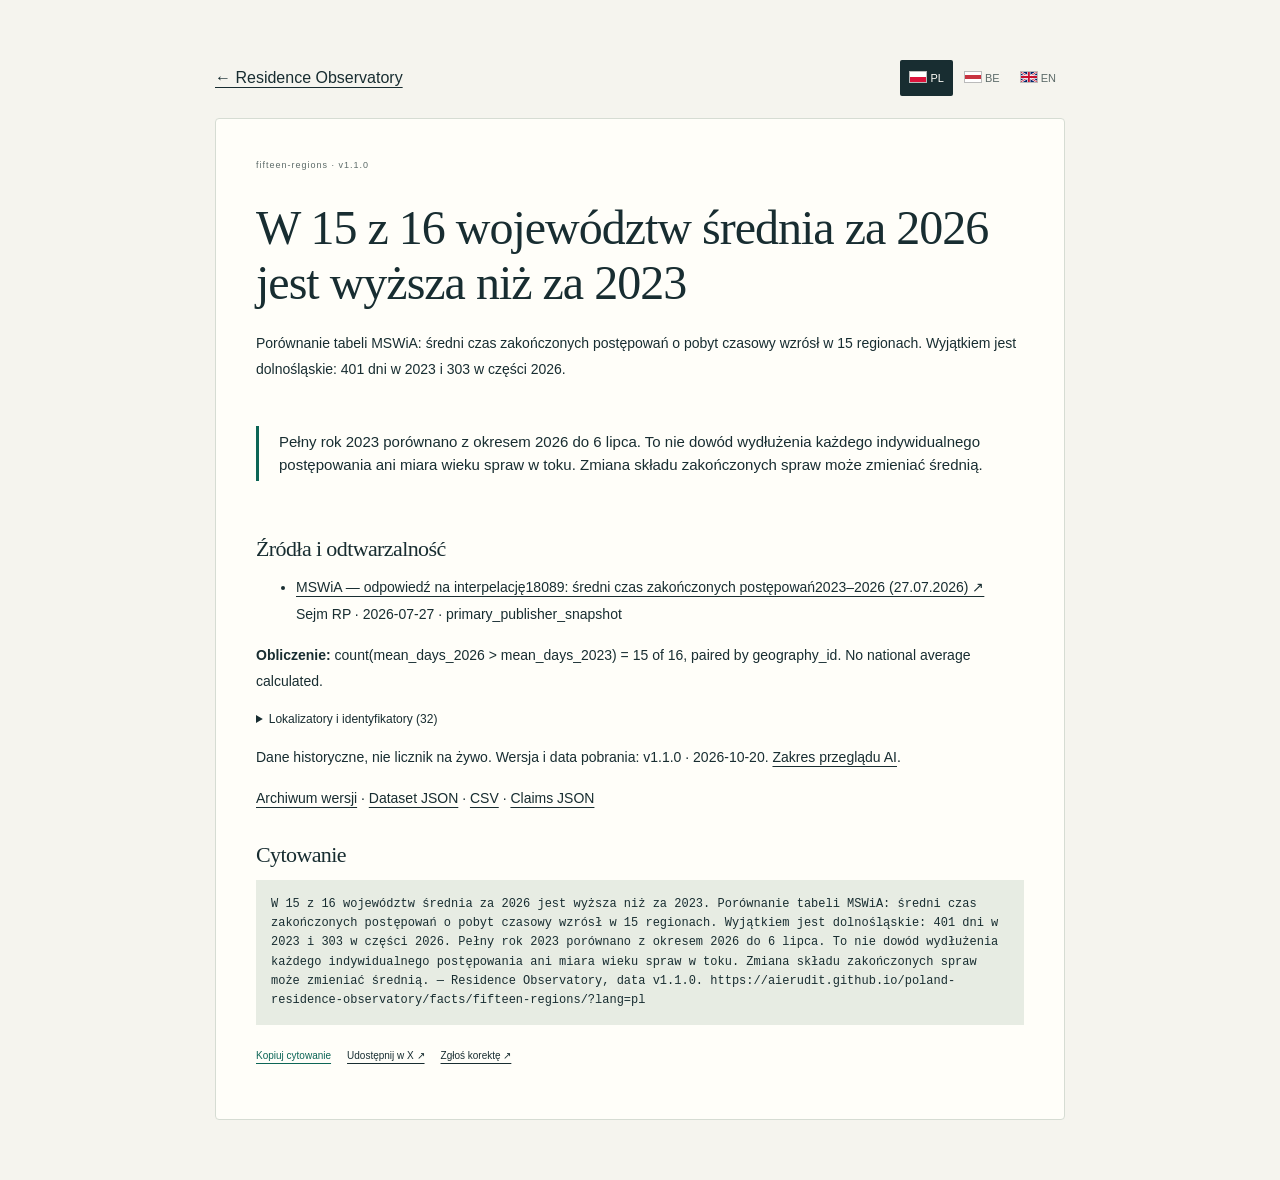
<file: docs/facts/fifteen-regions/index.html>
<!doctype html><html lang="pl"><head><meta charset="utf-8"><meta name="viewport" content="width=device-width, initial-scale=1"><title>W 15 z 16 województw średnia za 2026 jest wyższa niż za 2023 · Residence Observatory</title><meta name="description" content="Porównanie tabeli MSWiA: średni czas zakończonych postępowań o pobyt czasowy wzrósł w 15 regionach. Wyjątkiem jest dolnośląskie: 401 dni w 2023 i 303 w części 2026. Pełny rok 2023 porównano z okresem 2026 do 6 lipca. To nie dowód wydłużenia każdego indywidualnego postępowania ani miara wieku spraw w toku. Zmiana składu zakończonych spraw może zmieniać średnią."><meta property="og:title" content="W 15 z 16 województw średnia za 2026 jest wyższa niż za 2023"><meta property="og:description" content="Porównanie tabeli MSWiA: średni czas zakończonych postępowań o pobyt czasowy wzrósł w 15 regionach. Wyjątkiem jest dolnośląskie: 401 dni w 2023 i 303 w części 2026. Pełny rok 2023 porównano z okresem 2026 do 6 lipca. To nie dowód wydłużenia każdego indywidualnego postępowania ani miara wieku spraw w toku. Zmiana składu zakończonych spraw może zmieniać średnią."><meta property="og:type" content="article"><meta property="og:url" content="https://aierudit.github.io/poland-residence-observatory/facts/fifteen-regions/"><meta property="og:image" content="https://aierudit.github.io/poland-residence-observatory/assets/fact-fifteen-regions.png"><meta name="twitter:card" content="summary_large_image"><link rel="canonical" href="https://aierudit.github.io/poland-residence-observatory/facts/fifteen-regions/"><link rel="icon" href="../../assets/icon.svg?v=ed44e54c3bf5"><link rel="stylesheet" href="../../assets/style.css?v=dbb85dd2865b"><script src="../../assets/i18n.js?v=d2323f4a189e" defer></script><script src="../../assets/page.js?v=faca2beae79b" defer></script></head><body><main class="fact-page legal-document"><div class="locale-tools"><a href="../../" data-keep-lang>← Residence Observatory</a><div class="lang" aria-label="Language"><button data-lang="pl" aria-pressed="true" title="Polski"><span class="flag-pl" aria-hidden="true"></span> PL</button><button data-lang="be" aria-pressed="false" title="Беларуская"><span class="flag-be" aria-hidden="true"></span> BE</button><button data-lang="en" aria-pressed="false" title="English"><span class="flag-en" aria-hidden="true"></span> EN</button></div></div><article class="fact-card locale-block" data-locale="pl" lang="pl" ><div class="fact-top">fifteen-regions · v1.1.0</div><h1>W 15 z 16 województw średnia za 2026 jest wyższa niż za 2023</h1><p>Porównanie tabeli MSWiA: średni czas zakończonych postępowań o pobyt czasowy wzrósł w 15 regionach. Wyjątkiem jest dolnośląskie: 401 dni w 2023 i 303 w części 2026.</p><blockquote>Pełny rok 2023 porównano z okresem 2026 do 6 lipca. To nie dowód wydłużenia każdego indywidualnego postępowania ani miara wieku spraw w toku. Zmiana składu zakończonych spraw może zmieniać średnią.</blockquote><div class="provenance"><h2>Źródła i odtwarzalność</h2><ul><li><a href="https://api.sejm.gov.pl/sejm/term10/interpellations/18089/reply/DWDJHZ/body">MSWiA — odpowiedź na interpelację18089: średni czas zakończonych postępowań2023–2026 (27.07.2026) ↗</a><br>Sejm RP · 2026-07-27 · primary_publisher_snapshot</li></ul><p><strong>Obliczenie:</strong> count(mean_days_2026 &gt; mean_days_2023) = 15 of 16, paired by geography_id. No national average calculated.</p><details><summary>Lokalizatory i identyfikatory (32)</summary><p>HTML table1 row10 column2 (2023); HTML table1 row10 column5 (2026); HTML table1 row11 column2 (2023); HTML table1 row11 column5 (2026); HTML table1 row12 column2 (2023); HTML table1 row12 column5 (2026); HTML table1 row13 column2 (2023); HTML table1 row13 column5 (2026); HTML table1 row14 column2 (2023); HTML table1 row14 column5 (2026); HTML table1 row15 column2 (2023); HTML table1 row15 column5 (2026); HTML table1 row16 column2 (2023); HTML table1 row16 column5 (2026); HTML table1 row17 column2 (2023); HTML table1 row17 column5 (2026); HTML table1 row2 column2 (2023); HTML table1 row2 column5 (2026); HTML table1 row3 column2 (2023); HTML table1 row3 column5 (2026); HTML table1 row4 column2 (2023); HTML table1 row4 column5 (2026); HTML table1 row5 column2 (2023); HTML table1 row5 column5 (2026); HTML table1 row6 column2 (2023); HTML table1 row6 column5 (2026); HTML table1 row7 column2 (2023); HTML table1 row7 column5 (2026); HTML table1 row8 column2 (2023); HTML table1 row8 column5 (2026); HTML table1 row9 column2 (2023); HTML table1 row9 column5 (2026)</p><code>obs_3a12775dfc568418dd, obs_d3e0db15a04e71e51f, obs_2e5a2705c6321188eb, obs_b8a401c87cc24622bb, obs_5ff7f78b1463e81c66, obs_bfd5770e74b771abe3, obs_d378fae94af152bb92, obs_45ec66bbc7c9f96fc2, obs_3899fcb6caee0f1d47, obs_4d5ee6350dc4622300, obs_8739ee98c3daa1e37d, obs_fc19d48ac45b038849, obs_3b74abc9d815e2baa3, obs_6ffbffd231455c4aa3, obs_87ab37b00742ba3c45, obs_40aca4f52494d5d754, obs_de520c438d14132e30, obs_d4d326d051f60d0d74, obs_ceb099765ebd9099b9, obs_40dc64faf26553cd2d, obs_c581452541ac30746f, obs_209165c7c72c1dd5fb, obs_2e007eccc0ebfcf33c, obs_b48b9a4071566f964e, obs_e934c4fe6f476f6e49, obs_8dab59f74571f31145, obs_0f14976db967d3a487, obs_97b62606121ee46f91, obs_9d2919c8e8d6644d9a, obs_3acb9659bfd3d27ea7, obs_a4abeb72dbc7e8bd3f, obs_ea9c015dd411bcd888</code></details><p>Dane historyczne, nie licznik na żywo. Wersja i data pobrania: v1.1.0 · 2026-10-20. <a href="../../verification/?lang=pl">Zakres przeglądu AI</a>.</p><p><a href="https://github.com/AIErudit/poland-residence-observatory/tree/v1.1.0/docs/facts/fifteen-regions/">Archiwum wersji</a> · <a href="../../data/dataset.json">Dataset JSON</a> · <a href="../../data/observations.csv">CSV</a> · <a href="../../data/claims.json">Claims JSON</a></p><h2>Cytowanie</h2><pre class="citation">W 15 z 16 województw średnia za 2026 jest wyższa niż za 2023. Porównanie tabeli MSWiA: średni czas zakończonych postępowań o pobyt czasowy wzrósł w 15 regionach. Wyjątkiem jest dolnośląskie: 401 dni w 2023 i 303 w części 2026. Pełny rok 2023 porównano z okresem 2026 do 6 lipca. To nie dowód wydłużenia każdego indywidualnego postępowania ani miara wieku spraw w toku. Zmiana składu zakończonych spraw może zmieniać średnią. — Residence Observatory, data v1.1.0. https://aierudit.github.io/poland-residence-observatory/facts/fifteen-regions/?lang=pl</pre><div class="fact-actions"><button data-copy-citation>Kopiuj cytowanie</button><a href="https://twitter.com/intent/tweet?url=https://aierudit.github.io/poland-residence-observatory/facts/fifteen-regions/%3Flang%3Dpl" target="_blank" rel="noopener noreferrer">Udostępnij w X ↗</a><a href="https://github.com/AIErudit/poland-residence-observatory/issues/new/choose">Zgłoś korektę ↗</a></div><p role="status"></p></div></article><article class="fact-card locale-block" data-locale="be" lang="be" hidden><div class="fact-top">fifteen-regions · v1.1.0</div><h1>У 15 з 16 ваяводстваў сярэдняе за частку 2026 вышэй за 2023</h1><p>У адной табліцы MSWiA 15 ваяводстваў маюць вышэйшую сярэднюю працягласць завершаных спраў часовага побыту за 2026 да 6 ліпеня, чым за поўны 2023 год. Выключэнне — Ніжнесілезскае: 401 → 303 дні.</p><blockquote>Параўноўваюцца сярэднія розных кагорт і поўнага з няпоўным годам. Гэта не доказ штогадовага пагаршэння, прычыны затрымак або чакання кожнага заяўніка.</blockquote><div class="provenance"><h2>Крыніцы і аднаўляльнасць</h2><ul><li><a href="https://api.sejm.gov.pl/sejm/term10/interpellations/18089/reply/DWDJHZ/body">MSWiA — odpowiedź na interpelację18089: średni czas zakończonych postępowań2023–2026 (27.07.2026) ↗</a><br>Sejm RP · 2026-07-27 · primary_publisher_snapshot</li></ul><p><strong>Разлік:</strong> count(mean_days_2026 &gt; mean_days_2023) = 15 of 16, paired by geography_id. No national average calculated.</p><details><summary>Лакатары і ідэнтыфікатары (32)</summary><p>HTML table1 row10 column2 (2023); HTML table1 row10 column5 (2026); HTML table1 row11 column2 (2023); HTML table1 row11 column5 (2026); HTML table1 row12 column2 (2023); HTML table1 row12 column5 (2026); HTML table1 row13 column2 (2023); HTML table1 row13 column5 (2026); HTML table1 row14 column2 (2023); HTML table1 row14 column5 (2026); HTML table1 row15 column2 (2023); HTML table1 row15 column5 (2026); HTML table1 row16 column2 (2023); HTML table1 row16 column5 (2026); HTML table1 row17 column2 (2023); HTML table1 row17 column5 (2026); HTML table1 row2 column2 (2023); HTML table1 row2 column5 (2026); HTML table1 row3 column2 (2023); HTML table1 row3 column5 (2026); HTML table1 row4 column2 (2023); HTML table1 row4 column5 (2026); HTML table1 row5 column2 (2023); HTML table1 row5 column5 (2026); HTML table1 row6 column2 (2023); HTML table1 row6 column5 (2026); HTML table1 row7 column2 (2023); HTML table1 row7 column5 (2026); HTML table1 row8 column2 (2023); HTML table1 row8 column5 (2026); HTML table1 row9 column2 (2023); HTML table1 row9 column5 (2026)</p><code>obs_3a12775dfc568418dd, obs_d3e0db15a04e71e51f, obs_2e5a2705c6321188eb, obs_b8a401c87cc24622bb, obs_5ff7f78b1463e81c66, obs_bfd5770e74b771abe3, obs_d378fae94af152bb92, obs_45ec66bbc7c9f96fc2, obs_3899fcb6caee0f1d47, obs_4d5ee6350dc4622300, obs_8739ee98c3daa1e37d, obs_fc19d48ac45b038849, obs_3b74abc9d815e2baa3, obs_6ffbffd231455c4aa3, obs_87ab37b00742ba3c45, obs_40aca4f52494d5d754, obs_de520c438d14132e30, obs_d4d326d051f60d0d74, obs_ceb099765ebd9099b9, obs_40dc64faf26553cd2d, obs_c581452541ac30746f, obs_209165c7c72c1dd5fb, obs_2e007eccc0ebfcf33c, obs_b48b9a4071566f964e, obs_e934c4fe6f476f6e49, obs_8dab59f74571f31145, obs_0f14976db967d3a487, obs_97b62606121ee46f91, obs_9d2919c8e8d6644d9a, obs_3acb9659bfd3d27ea7, obs_a4abeb72dbc7e8bd3f, obs_ea9c015dd411bcd888</code></details><p>Гістарычныя даныя, не бягучы лічыльнік. Версія і дата атрымання: v1.1.0 · 2026-10-20. <a href="../../verification/?lang=be">Абсяг AI-праверкі</a>.</p><p><a href="https://github.com/AIErudit/poland-residence-observatory/tree/v1.1.0/docs/facts/fifteen-regions/">Архіў версіі</a> · <a href="../../data/dataset.json">Dataset JSON</a> · <a href="../../data/observations.csv">CSV</a> · <a href="../../data/claims.json">Claims JSON</a></p><h2>Цытаванне</h2><pre class="citation">У 15 з 16 ваяводстваў сярэдняе за частку 2026 вышэй за 2023. У адной табліцы MSWiA 15 ваяводстваў маюць вышэйшую сярэднюю працягласць завершаных спраў часовага побыту за 2026 да 6 ліпеня, чым за поўны 2023 год. Выключэнне — Ніжнесілезскае: 401 → 303 дні. Параўноўваюцца сярэднія розных кагорт і поўнага з няпоўным годам. Гэта не доказ штогадовага пагаршэння, прычыны затрымак або чакання кожнага заяўніка. — Residence Observatory, data v1.1.0. https://aierudit.github.io/poland-residence-observatory/facts/fifteen-regions/?lang=be</pre><div class="fact-actions"><button data-copy-citation>Скапіяваць цытаванне</button><a href="https://twitter.com/intent/tweet?url=https://aierudit.github.io/poland-residence-observatory/facts/fifteen-regions/%3Flang%3Dbe" target="_blank" rel="noopener noreferrer">Падзяліцца ў X ↗</a><a href="https://github.com/AIErudit/poland-residence-observatory/issues/new/choose">Паведаміць пра памылку ↗</a></div><p role="status"></p></div></article><article class="fact-card locale-block" data-locale="en" lang="en" hidden><div class="fact-top">fifteen-regions · v1.1.0</div><h1>15 of 16 voivodeships have a higher partial-2026 mean than in 2023</h1><p>In the same MSWiA table, 15 voivodeships have a higher mean duration for concluded temporary-residence cases in 2026 to 6 July than in full-year 2023. The exception is Dolnośląskie: 401 → 303 days.</p><blockquote>Different concluded cohorts and a full versus partial year are compared. This does not establish deterioration every year, the cause of delays or each applicant’s wait.</blockquote><div class="provenance"><h2>Sources & reproducibility</h2><ul><li><a href="https://api.sejm.gov.pl/sejm/term10/interpellations/18089/reply/DWDJHZ/body">MSWiA — odpowiedź na interpelację18089: średni czas zakończonych postępowań2023–2026 (27.07.2026) ↗</a><br>Sejm RP · 2026-07-27 · primary_publisher_snapshot</li></ul><p><strong>Calculation:</strong> count(mean_days_2026 &gt; mean_days_2023) = 15 of 16, paired by geography_id. No national average calculated.</p><details><summary>Locators & observation IDs (32)</summary><p>HTML table1 row10 column2 (2023); HTML table1 row10 column5 (2026); HTML table1 row11 column2 (2023); HTML table1 row11 column5 (2026); HTML table1 row12 column2 (2023); HTML table1 row12 column5 (2026); HTML table1 row13 column2 (2023); HTML table1 row13 column5 (2026); HTML table1 row14 column2 (2023); HTML table1 row14 column5 (2026); HTML table1 row15 column2 (2023); HTML table1 row15 column5 (2026); HTML table1 row16 column2 (2023); HTML table1 row16 column5 (2026); HTML table1 row17 column2 (2023); HTML table1 row17 column5 (2026); HTML table1 row2 column2 (2023); HTML table1 row2 column5 (2026); HTML table1 row3 column2 (2023); HTML table1 row3 column5 (2026); HTML table1 row4 column2 (2023); HTML table1 row4 column5 (2026); HTML table1 row5 column2 (2023); HTML table1 row5 column5 (2026); HTML table1 row6 column2 (2023); HTML table1 row6 column5 (2026); HTML table1 row7 column2 (2023); HTML table1 row7 column5 (2026); HTML table1 row8 column2 (2023); HTML table1 row8 column5 (2026); HTML table1 row9 column2 (2023); HTML table1 row9 column5 (2026)</p><code>obs_3a12775dfc568418dd, obs_d3e0db15a04e71e51f, obs_2e5a2705c6321188eb, obs_b8a401c87cc24622bb, obs_5ff7f78b1463e81c66, obs_bfd5770e74b771abe3, obs_d378fae94af152bb92, obs_45ec66bbc7c9f96fc2, obs_3899fcb6caee0f1d47, obs_4d5ee6350dc4622300, obs_8739ee98c3daa1e37d, obs_fc19d48ac45b038849, obs_3b74abc9d815e2baa3, obs_6ffbffd231455c4aa3, obs_87ab37b00742ba3c45, obs_40aca4f52494d5d754, obs_de520c438d14132e30, obs_d4d326d051f60d0d74, obs_ceb099765ebd9099b9, obs_40dc64faf26553cd2d, obs_c581452541ac30746f, obs_209165c7c72c1dd5fb, obs_2e007eccc0ebfcf33c, obs_b48b9a4071566f964e, obs_e934c4fe6f476f6e49, obs_8dab59f74571f31145, obs_0f14976db967d3a487, obs_97b62606121ee46f91, obs_9d2919c8e8d6644d9a, obs_3acb9659bfd3d27ea7, obs_a4abeb72dbc7e8bd3f, obs_ea9c015dd411bcd888</code></details><p>Historical data, not a live counter. Version and retrieval date: v1.1.0 · 2026-10-20. <a href="../../verification/?lang=en">AI review scope</a>.</p><p><a href="https://github.com/AIErudit/poland-residence-observatory/tree/v1.1.0/docs/facts/fifteen-regions/">Version archive</a> · <a href="../../data/dataset.json">Dataset JSON</a> · <a href="../../data/observations.csv">CSV</a> · <a href="../../data/claims.json">Claims JSON</a></p><h2>Citation</h2><pre class="citation">15 of 16 voivodeships have a higher partial-2026 mean than in 2023. In the same MSWiA table, 15 voivodeships have a higher mean duration for concluded temporary-residence cases in 2026 to 6 July than in full-year 2023. The exception is Dolnośląskie: 401 → 303 days. Different concluded cohorts and a full versus partial year are compared. This does not establish deterioration every year, the cause of delays or each applicant’s wait. — Residence Observatory, data v1.1.0. https://aierudit.github.io/poland-residence-observatory/facts/fifteen-regions/?lang=en</pre><div class="fact-actions"><button data-copy-citation>Copy citation</button><a href="https://twitter.com/intent/tweet?url=https://aierudit.github.io/poland-residence-observatory/facts/fifteen-regions/%3Flang%3Den" target="_blank" rel="noopener noreferrer">Share on X ↗</a><a href="https://github.com/AIErudit/poland-residence-observatory/issues/new/choose">Report a correction ↗</a></div><p role="status"></p></div></article></main></body></html>
</file>
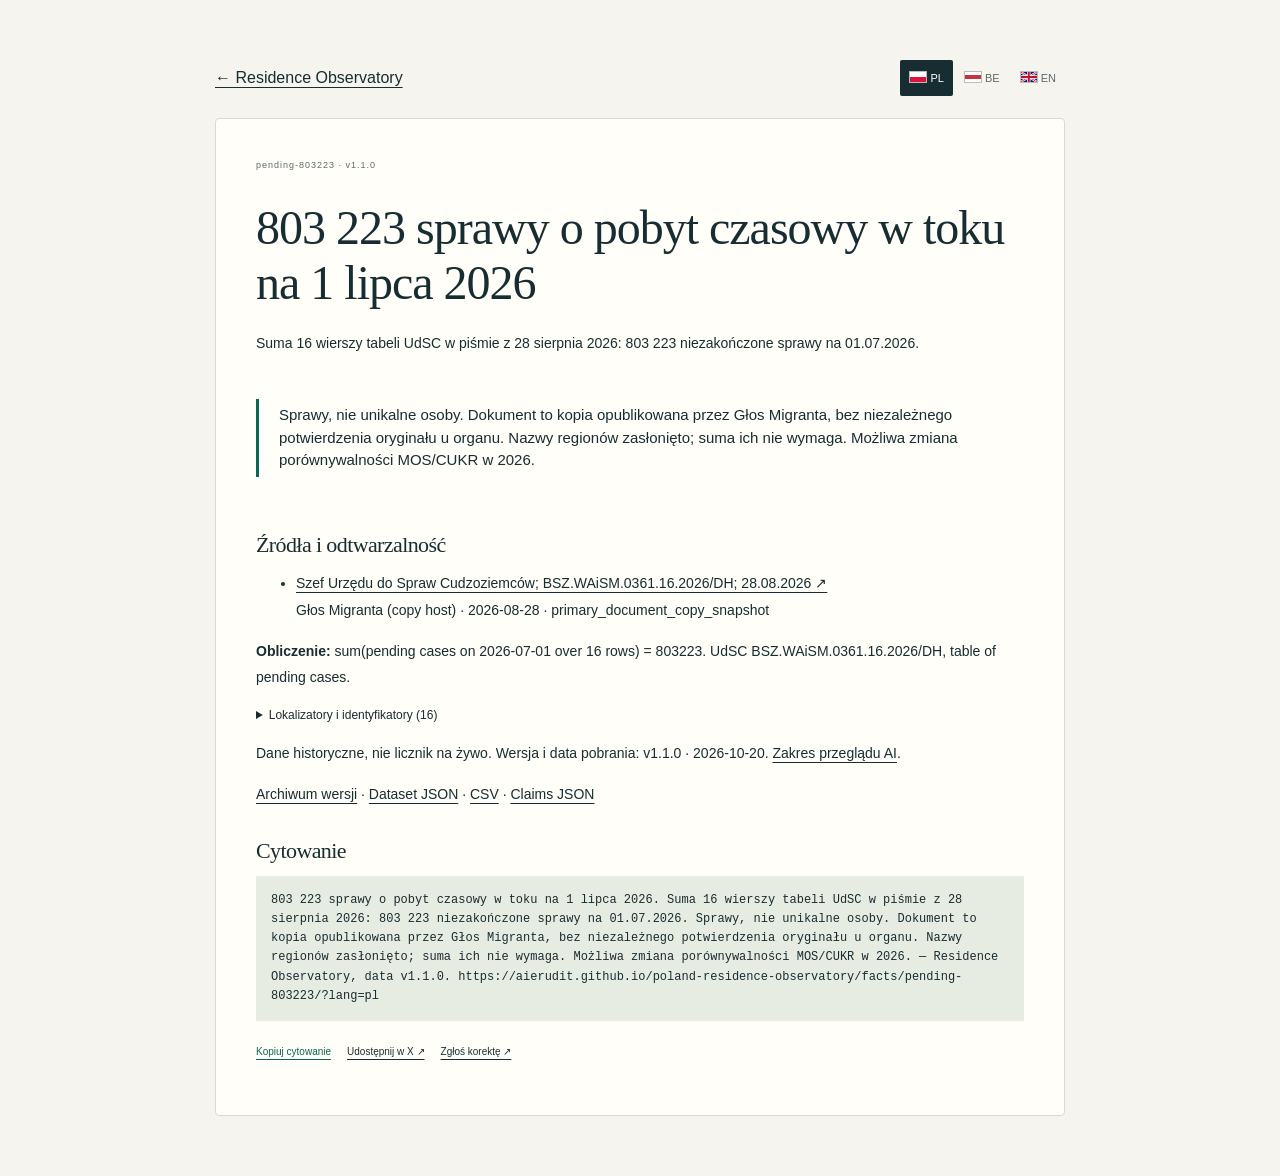
<file: docs/facts/pending-803223/index.html>
<!doctype html><html lang="pl"><head><meta charset="utf-8"><meta name="viewport" content="width=device-width, initial-scale=1"><title>803 223 sprawy o pobyt czasowy w toku na 1 lipca 2026 · Residence Observatory</title><meta name="description" content="Suma 16 wierszy tabeli UdSC w piśmie z 28 sierpnia 2026: 803 223 niezakończone sprawy na 01.07.2026. Sprawy, nie unikalne osoby. Dokument to kopia opublikowana przez Głos Migranta, bez niezależnego potwierdzenia oryginału u organu. Nazwy regionów zasłonięto; suma ich nie wymaga. Możliwa zmiana porównywalności MOS/CUKR w 2026."><meta property="og:title" content="803 223 sprawy o pobyt czasowy w toku na 1 lipca 2026"><meta property="og:description" content="Suma 16 wierszy tabeli UdSC w piśmie z 28 sierpnia 2026: 803 223 niezakończone sprawy na 01.07.2026. Sprawy, nie unikalne osoby. Dokument to kopia opublikowana przez Głos Migranta, bez niezależnego potwierdzenia oryginału u organu. Nazwy regionów zasłonięto; suma ich nie wymaga. Możliwa zmiana porównywalności MOS/CUKR w 2026."><meta property="og:type" content="article"><meta property="og:url" content="https://aierudit.github.io/poland-residence-observatory/facts/pending-803223/"><meta property="og:image" content="https://aierudit.github.io/poland-residence-observatory/assets/fact-pending-803223.png"><meta name="twitter:card" content="summary_large_image"><link rel="canonical" href="https://aierudit.github.io/poland-residence-observatory/facts/pending-803223/"><link rel="icon" href="../../assets/icon.svg?v=ed44e54c3bf5"><link rel="stylesheet" href="../../assets/style.css?v=dbb85dd2865b"><script src="../../assets/i18n.js?v=d2323f4a189e" defer></script><script src="../../assets/page.js?v=faca2beae79b" defer></script></head><body><main class="fact-page legal-document"><div class="locale-tools"><a href="../../" data-keep-lang>← Residence Observatory</a><div class="lang" aria-label="Language"><button data-lang="pl" aria-pressed="true" title="Polski"><span class="flag-pl" aria-hidden="true"></span> PL</button><button data-lang="be" aria-pressed="false" title="Беларуская"><span class="flag-be" aria-hidden="true"></span> BE</button><button data-lang="en" aria-pressed="false" title="English"><span class="flag-en" aria-hidden="true"></span> EN</button></div></div><article class="fact-card locale-block" data-locale="pl" lang="pl" ><div class="fact-top">pending-803223 · v1.1.0</div><h1>803 223 sprawy o pobyt czasowy w toku na 1 lipca 2026</h1><p>Suma 16 wierszy tabeli UdSC w piśmie z 28 sierpnia 2026: 803 223 niezakończone sprawy na 01.07.2026.</p><blockquote>Sprawy, nie unikalne osoby. Dokument to kopia opublikowana przez Głos Migranta, bez niezależnego potwierdzenia oryginału u organu. Nazwy regionów zasłonięto; suma ich nie wymaga. Możliwa zmiana porównywalności MOS/CUKR w 2026.</blockquote><div class="provenance"><h2>Źródła i odtwarzalność</h2><ul><li><a href="https://glos-migranta.eu/dokumenty/udsc-bsz-waism-0361-16-2026-08-28.pdf">Szef Urzędu do Spraw Cudzoziemców; BSZ.WAiSM.0361.16.2026/DH; 28.08.2026 ↗</a><br>Głos Migranta (copy host) · 2026-08-28 · primary_document_copy_snapshot</li></ul><p><strong>Obliczenie:</strong> sum(pending cases on 2026-07-01 over 16 rows) = 803223. UdSC BSZ.WAiSM.0361.16.2026/DH, table of pending cases.</p><details><summary>Lokalizatory i identyfikatory (16)</summary><p>PDF page4, Ad.pkt2 Table1, numeric row1, year2026; PDF page4, Ad.pkt2 Table1, numeric row10, year2026; PDF page4, Ad.pkt2 Table1, numeric row11, year2026; PDF page4, Ad.pkt2 Table1, numeric row12, year2026; PDF page4, Ad.pkt2 Table1, numeric row13, year2026; PDF page4, Ad.pkt2 Table1, numeric row14, year2026; PDF page4, Ad.pkt2 Table1, numeric row15, year2026; PDF page4, Ad.pkt2 Table1, numeric row16, year2026; PDF page4, Ad.pkt2 Table1, numeric row2, year2026; PDF page4, Ad.pkt2 Table1, numeric row3, year2026; PDF page4, Ad.pkt2 Table1, numeric row4, year2026; PDF page4, Ad.pkt2 Table1, numeric row5, year2026; PDF page4, Ad.pkt2 Table1, numeric row6, year2026; PDF page4, Ad.pkt2 Table1, numeric row7, year2026; PDF page4, Ad.pkt2 Table1, numeric row8, year2026; PDF page4, Ad.pkt2 Table1, numeric row9, year2026</p><code>obs_94bcbc1a0ca38d07ed, obs_d6cb6d04998954ff35, obs_86390f0f2cf56df98c, obs_89d761d3852e5a50f5, obs_d5ab92bbe86299cfb4, obs_172ffe95608460b303, obs_fa54edd6db63e8d20d, obs_1e1a42ca9b5d5133ba, obs_f334c3b70316d06574, obs_9efe461170c386fab3, obs_f285e5688a604fa60c, obs_423d62661d368baff3, obs_d3d270efb56bdfe52d, obs_927247063907307521, obs_1f26bff5cf94bf463b, obs_e7fc497c2aa4027704</code></details><p>Dane historyczne, nie licznik na żywo. Wersja i data pobrania: v1.1.0 · 2026-10-20. <a href="../../verification/?lang=pl">Zakres przeglądu AI</a>.</p><p><a href="https://github.com/AIErudit/poland-residence-observatory/tree/v1.1.0/docs/facts/pending-803223/">Archiwum wersji</a> · <a href="../../data/dataset.json">Dataset JSON</a> · <a href="../../data/observations.csv">CSV</a> · <a href="../../data/claims.json">Claims JSON</a></p><h2>Cytowanie</h2><pre class="citation">803 223 sprawy o pobyt czasowy w toku na 1 lipca 2026. Suma 16 wierszy tabeli UdSC w piśmie z 28 sierpnia 2026: 803 223 niezakończone sprawy na 01.07.2026. Sprawy, nie unikalne osoby. Dokument to kopia opublikowana przez Głos Migranta, bez niezależnego potwierdzenia oryginału u organu. Nazwy regionów zasłonięto; suma ich nie wymaga. Możliwa zmiana porównywalności MOS/CUKR w 2026. — Residence Observatory, data v1.1.0. https://aierudit.github.io/poland-residence-observatory/facts/pending-803223/?lang=pl</pre><div class="fact-actions"><button data-copy-citation>Kopiuj cytowanie</button><a href="https://twitter.com/intent/tweet?url=https://aierudit.github.io/poland-residence-observatory/facts/pending-803223/%3Flang%3Dpl" target="_blank" rel="noopener noreferrer">Udostępnij w X ↗</a><a href="https://github.com/AIErudit/poland-residence-observatory/issues/new/choose">Zgłoś korektę ↗</a></div><p role="status"></p></div></article><article class="fact-card locale-block" data-locale="be" lang="be" hidden><div class="fact-top">pending-803223 · v1.1.0</div><h1>803 223 справы часовага побыту ў працы на 1 ліпеня 2026</h1><p>Сума 16 радкоў табліцы UdSC у лісце ад 28 жніўня 2026: 803 223 незавершаныя справы на 01.07.2026.</p><blockquote>Справы, не ўнікальныя людзі. Крыніца — копія ў Głos Migranta без незалежнага пацвярджэння арыгінала ў органе. Назвы рэгіёнаў схаваныя; для сумы яны не патрэбныя. Магчымы разрыў супастаўнасці MOS/CUKR у 2026.</blockquote><div class="provenance"><h2>Крыніцы і аднаўляльнасць</h2><ul><li><a href="https://glos-migranta.eu/dokumenty/udsc-bsz-waism-0361-16-2026-08-28.pdf">Szef Urzędu do Spraw Cudzoziemców; BSZ.WAiSM.0361.16.2026/DH; 28.08.2026 ↗</a><br>Głos Migranta (copy host) · 2026-08-28 · primary_document_copy_snapshot</li></ul><p><strong>Разлік:</strong> sum(pending cases on 2026-07-01 over 16 rows) = 803223. UdSC BSZ.WAiSM.0361.16.2026/DH, table of pending cases.</p><details><summary>Лакатары і ідэнтыфікатары (16)</summary><p>PDF page4, Ad.pkt2 Table1, numeric row1, year2026; PDF page4, Ad.pkt2 Table1, numeric row10, year2026; PDF page4, Ad.pkt2 Table1, numeric row11, year2026; PDF page4, Ad.pkt2 Table1, numeric row12, year2026; PDF page4, Ad.pkt2 Table1, numeric row13, year2026; PDF page4, Ad.pkt2 Table1, numeric row14, year2026; PDF page4, Ad.pkt2 Table1, numeric row15, year2026; PDF page4, Ad.pkt2 Table1, numeric row16, year2026; PDF page4, Ad.pkt2 Table1, numeric row2, year2026; PDF page4, Ad.pkt2 Table1, numeric row3, year2026; PDF page4, Ad.pkt2 Table1, numeric row4, year2026; PDF page4, Ad.pkt2 Table1, numeric row5, year2026; PDF page4, Ad.pkt2 Table1, numeric row6, year2026; PDF page4, Ad.pkt2 Table1, numeric row7, year2026; PDF page4, Ad.pkt2 Table1, numeric row8, year2026; PDF page4, Ad.pkt2 Table1, numeric row9, year2026</p><code>obs_94bcbc1a0ca38d07ed, obs_d6cb6d04998954ff35, obs_86390f0f2cf56df98c, obs_89d761d3852e5a50f5, obs_d5ab92bbe86299cfb4, obs_172ffe95608460b303, obs_fa54edd6db63e8d20d, obs_1e1a42ca9b5d5133ba, obs_f334c3b70316d06574, obs_9efe461170c386fab3, obs_f285e5688a604fa60c, obs_423d62661d368baff3, obs_d3d270efb56bdfe52d, obs_927247063907307521, obs_1f26bff5cf94bf463b, obs_e7fc497c2aa4027704</code></details><p>Гістарычныя даныя, не бягучы лічыльнік. Версія і дата атрымання: v1.1.0 · 2026-10-20. <a href="../../verification/?lang=be">Абсяг AI-праверкі</a>.</p><p><a href="https://github.com/AIErudit/poland-residence-observatory/tree/v1.1.0/docs/facts/pending-803223/">Архіў версіі</a> · <a href="../../data/dataset.json">Dataset JSON</a> · <a href="../../data/observations.csv">CSV</a> · <a href="../../data/claims.json">Claims JSON</a></p><h2>Цытаванне</h2><pre class="citation">803 223 справы часовага побыту ў працы на 1 ліпеня 2026. Сума 16 радкоў табліцы UdSC у лісце ад 28 жніўня 2026: 803 223 незавершаныя справы на 01.07.2026. Справы, не ўнікальныя людзі. Крыніца — копія ў Głos Migranta без незалежнага пацвярджэння арыгінала ў органе. Назвы рэгіёнаў схаваныя; для сумы яны не патрэбныя. Магчымы разрыў супастаўнасці MOS/CUKR у 2026. — Residence Observatory, data v1.1.0. https://aierudit.github.io/poland-residence-observatory/facts/pending-803223/?lang=be</pre><div class="fact-actions"><button data-copy-citation>Скапіяваць цытаванне</button><a href="https://twitter.com/intent/tweet?url=https://aierudit.github.io/poland-residence-observatory/facts/pending-803223/%3Flang%3Dbe" target="_blank" rel="noopener noreferrer">Падзяліцца ў X ↗</a><a href="https://github.com/AIErudit/poland-residence-observatory/issues/new/choose">Паведаміць пра памылку ↗</a></div><p role="status"></p></div></article><article class="fact-card locale-block" data-locale="en" lang="en" hidden><div class="fact-top">pending-803223 · v1.1.0</div><h1>803,223 temporary-residence cases pending on 1 July 2026</h1><p>The 16 rows in the UdSC table in its letter of 28 August 2026 sum to 803,223 unfinished cases on 1 July 2026.</p><blockquote>Cases, not unique people. The source is a copy hosted by Głos Migranta, without independent authentication by the agency. Regional labels are redacted but are not needed for this sum. A MOS/CUKR comparability break is possible in 2026.</blockquote><div class="provenance"><h2>Sources & reproducibility</h2><ul><li><a href="https://glos-migranta.eu/dokumenty/udsc-bsz-waism-0361-16-2026-08-28.pdf">Szef Urzędu do Spraw Cudzoziemców; BSZ.WAiSM.0361.16.2026/DH; 28.08.2026 ↗</a><br>Głos Migranta (copy host) · 2026-08-28 · primary_document_copy_snapshot</li></ul><p><strong>Calculation:</strong> sum(pending cases on 2026-07-01 over 16 rows) = 803223. UdSC BSZ.WAiSM.0361.16.2026/DH, table of pending cases.</p><details><summary>Locators & observation IDs (16)</summary><p>PDF page4, Ad.pkt2 Table1, numeric row1, year2026; PDF page4, Ad.pkt2 Table1, numeric row10, year2026; PDF page4, Ad.pkt2 Table1, numeric row11, year2026; PDF page4, Ad.pkt2 Table1, numeric row12, year2026; PDF page4, Ad.pkt2 Table1, numeric row13, year2026; PDF page4, Ad.pkt2 Table1, numeric row14, year2026; PDF page4, Ad.pkt2 Table1, numeric row15, year2026; PDF page4, Ad.pkt2 Table1, numeric row16, year2026; PDF page4, Ad.pkt2 Table1, numeric row2, year2026; PDF page4, Ad.pkt2 Table1, numeric row3, year2026; PDF page4, Ad.pkt2 Table1, numeric row4, year2026; PDF page4, Ad.pkt2 Table1, numeric row5, year2026; PDF page4, Ad.pkt2 Table1, numeric row6, year2026; PDF page4, Ad.pkt2 Table1, numeric row7, year2026; PDF page4, Ad.pkt2 Table1, numeric row8, year2026; PDF page4, Ad.pkt2 Table1, numeric row9, year2026</p><code>obs_94bcbc1a0ca38d07ed, obs_d6cb6d04998954ff35, obs_86390f0f2cf56df98c, obs_89d761d3852e5a50f5, obs_d5ab92bbe86299cfb4, obs_172ffe95608460b303, obs_fa54edd6db63e8d20d, obs_1e1a42ca9b5d5133ba, obs_f334c3b70316d06574, obs_9efe461170c386fab3, obs_f285e5688a604fa60c, obs_423d62661d368baff3, obs_d3d270efb56bdfe52d, obs_927247063907307521, obs_1f26bff5cf94bf463b, obs_e7fc497c2aa4027704</code></details><p>Historical data, not a live counter. Version and retrieval date: v1.1.0 · 2026-10-20. <a href="../../verification/?lang=en">AI review scope</a>.</p><p><a href="https://github.com/AIErudit/poland-residence-observatory/tree/v1.1.0/docs/facts/pending-803223/">Version archive</a> · <a href="../../data/dataset.json">Dataset JSON</a> · <a href="../../data/observations.csv">CSV</a> · <a href="../../data/claims.json">Claims JSON</a></p><h2>Citation</h2><pre class="citation">803,223 temporary-residence cases pending on 1 July 2026. The 16 rows in the UdSC table in its letter of 28 August 2026 sum to 803,223 unfinished cases on 1 July 2026. Cases, not unique people. The source is a copy hosted by Głos Migranta, without independent authentication by the agency. Regional labels are redacted but are not needed for this sum. A MOS/CUKR comparability break is possible in 2026. — Residence Observatory, data v1.1.0. https://aierudit.github.io/poland-residence-observatory/facts/pending-803223/?lang=en</pre><div class="fact-actions"><button data-copy-citation>Copy citation</button><a href="https://twitter.com/intent/tweet?url=https://aierudit.github.io/poland-residence-observatory/facts/pending-803223/%3Flang%3Den" target="_blank" rel="noopener noreferrer">Share on X ↗</a><a href="https://github.com/AIErudit/poland-residence-observatory/issues/new/choose">Report a correction ↗</a></div><p role="status"></p></div></article></main></body></html>
</file>
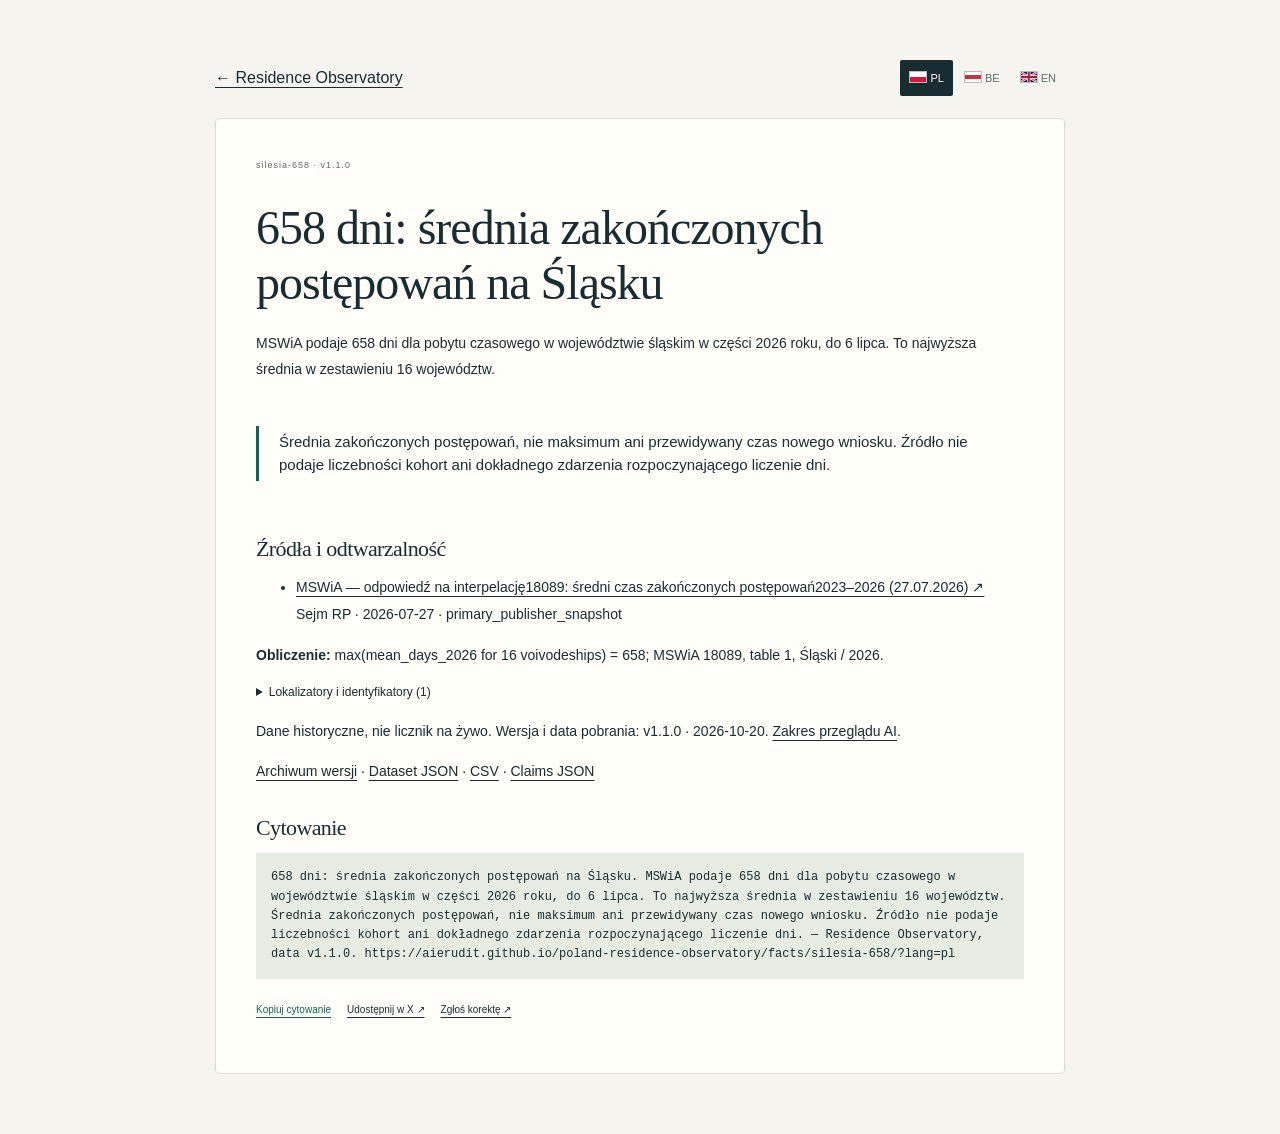
<file: docs/facts/silesia-658/index.html>
<!doctype html><html lang="pl"><head><meta charset="utf-8"><meta name="viewport" content="width=device-width, initial-scale=1"><title>658 dni: średnia zakończonych postępowań na Śląsku · Residence Observatory</title><meta name="description" content="MSWiA podaje 658 dni dla pobytu czasowego w województwie śląskim w części 2026 roku, do 6 lipca. To najwyższa średnia w zestawieniu 16 województw. Średnia zakończonych postępowań, nie maksimum ani przewidywany czas nowego wniosku. Źródło nie podaje liczebności kohort ani dokładnego zdarzenia rozpoczynającego liczenie dni."><meta property="og:title" content="658 dni: średnia zakończonych postępowań na Śląsku"><meta property="og:description" content="MSWiA podaje 658 dni dla pobytu czasowego w województwie śląskim w części 2026 roku, do 6 lipca. To najwyższa średnia w zestawieniu 16 województw. Średnia zakończonych postępowań, nie maksimum ani przewidywany czas nowego wniosku. Źródło nie podaje liczebności kohort ani dokładnego zdarzenia rozpoczynającego liczenie dni."><meta property="og:type" content="article"><meta property="og:url" content="https://aierudit.github.io/poland-residence-observatory/facts/silesia-658/"><meta property="og:image" content="https://aierudit.github.io/poland-residence-observatory/assets/fact-silesia-658.png"><meta name="twitter:card" content="summary_large_image"><link rel="canonical" href="https://aierudit.github.io/poland-residence-observatory/facts/silesia-658/"><link rel="icon" href="../../assets/icon.svg?v=ed44e54c3bf5"><link rel="stylesheet" href="../../assets/style.css?v=dbb85dd2865b"><script src="../../assets/i18n.js?v=d2323f4a189e" defer></script><script src="../../assets/page.js?v=faca2beae79b" defer></script></head><body><main class="fact-page legal-document"><div class="locale-tools"><a href="../../" data-keep-lang>← Residence Observatory</a><div class="lang" aria-label="Language"><button data-lang="pl" aria-pressed="true" title="Polski"><span class="flag-pl" aria-hidden="true"></span> PL</button><button data-lang="be" aria-pressed="false" title="Беларуская"><span class="flag-be" aria-hidden="true"></span> BE</button><button data-lang="en" aria-pressed="false" title="English"><span class="flag-en" aria-hidden="true"></span> EN</button></div></div><article class="fact-card locale-block" data-locale="pl" lang="pl" ><div class="fact-top">silesia-658 · v1.1.0</div><h1>658 dni: średnia zakończonych postępowań na Śląsku</h1><p>MSWiA podaje 658 dni dla pobytu czasowego w województwie śląskim w części 2026 roku, do 6 lipca. To najwyższa średnia w zestawieniu 16 województw.</p><blockquote>Średnia zakończonych postępowań, nie maksimum ani przewidywany czas nowego wniosku. Źródło nie podaje liczebności kohort ani dokładnego zdarzenia rozpoczynającego liczenie dni.</blockquote><div class="provenance"><h2>Źródła i odtwarzalność</h2><ul><li><a href="https://api.sejm.gov.pl/sejm/term10/interpellations/18089/reply/DWDJHZ/body">MSWiA — odpowiedź na interpelację18089: średni czas zakończonych postępowań2023–2026 (27.07.2026) ↗</a><br>Sejm RP · 2026-07-27 · primary_publisher_snapshot</li></ul><p><strong>Obliczenie:</strong> max(mean_days_2026 for 16 voivodeships) = 658; MSWiA 18089, table 1, Śląski / 2026.</p><details><summary>Lokalizatory i identyfikatory (1)</summary><p>HTML table1 row13 column5 (2026)</p><code>obs_fc19d48ac45b038849</code></details><p>Dane historyczne, nie licznik na żywo. Wersja i data pobrania: v1.1.0 · 2026-10-20. <a href="../../verification/?lang=pl">Zakres przeglądu AI</a>.</p><p><a href="https://github.com/AIErudit/poland-residence-observatory/tree/v1.1.0/docs/facts/silesia-658/">Archiwum wersji</a> · <a href="../../data/dataset.json">Dataset JSON</a> · <a href="../../data/observations.csv">CSV</a> · <a href="../../data/claims.json">Claims JSON</a></p><h2>Cytowanie</h2><pre class="citation">658 dni: średnia zakończonych postępowań na Śląsku. MSWiA podaje 658 dni dla pobytu czasowego w województwie śląskim w części 2026 roku, do 6 lipca. To najwyższa średnia w zestawieniu 16 województw. Średnia zakończonych postępowań, nie maksimum ani przewidywany czas nowego wniosku. Źródło nie podaje liczebności kohort ani dokładnego zdarzenia rozpoczynającego liczenie dni. — Residence Observatory, data v1.1.0. https://aierudit.github.io/poland-residence-observatory/facts/silesia-658/?lang=pl</pre><div class="fact-actions"><button data-copy-citation>Kopiuj cytowanie</button><a href="https://twitter.com/intent/tweet?url=https://aierudit.github.io/poland-residence-observatory/facts/silesia-658/%3Flang%3Dpl" target="_blank" rel="noopener noreferrer">Udostępnij w X ↗</a><a href="https://github.com/AIErudit/poland-residence-observatory/issues/new/choose">Zgłoś korektę ↗</a></div><p role="status"></p></div></article><article class="fact-card locale-block" data-locale="be" lang="be" hidden><div class="fact-top">silesia-658 · v1.1.0</div><h1>658 дзён: сярэдняя працягласць завершаных спраў у Сілезіі</h1><p>MSWiA паведамляе 658 дзён для часовага побыту ў Сілезскім ваяводстве за частку 2026 года, да 6 ліпеня. Гэта найбольшае сярэдняе ў табліцы 16 ваяводстваў.</p><blockquote>Сярэдняе па завершаных справах, не максімум і не прагноз чакання новай заявы. Крыніца не падае памераў кагорт і дакладнага пачатку адліку дзён.</blockquote><div class="provenance"><h2>Крыніцы і аднаўляльнасць</h2><ul><li><a href="https://api.sejm.gov.pl/sejm/term10/interpellations/18089/reply/DWDJHZ/body">MSWiA — odpowiedź na interpelację18089: średni czas zakończonych postępowań2023–2026 (27.07.2026) ↗</a><br>Sejm RP · 2026-07-27 · primary_publisher_snapshot</li></ul><p><strong>Разлік:</strong> max(mean_days_2026 for 16 voivodeships) = 658; MSWiA 18089, table 1, Śląski / 2026.</p><details><summary>Лакатары і ідэнтыфікатары (1)</summary><p>HTML table1 row13 column5 (2026)</p><code>obs_fc19d48ac45b038849</code></details><p>Гістарычныя даныя, не бягучы лічыльнік. Версія і дата атрымання: v1.1.0 · 2026-10-20. <a href="../../verification/?lang=be">Абсяг AI-праверкі</a>.</p><p><a href="https://github.com/AIErudit/poland-residence-observatory/tree/v1.1.0/docs/facts/silesia-658/">Архіў версіі</a> · <a href="../../data/dataset.json">Dataset JSON</a> · <a href="../../data/observations.csv">CSV</a> · <a href="../../data/claims.json">Claims JSON</a></p><h2>Цытаванне</h2><pre class="citation">658 дзён: сярэдняя працягласць завершаных спраў у Сілезіі. MSWiA паведамляе 658 дзён для часовага побыту ў Сілезскім ваяводстве за частку 2026 года, да 6 ліпеня. Гэта найбольшае сярэдняе ў табліцы 16 ваяводстваў. Сярэдняе па завершаных справах, не максімум і не прагноз чакання новай заявы. Крыніца не падае памераў кагорт і дакладнага пачатку адліку дзён. — Residence Observatory, data v1.1.0. https://aierudit.github.io/poland-residence-observatory/facts/silesia-658/?lang=be</pre><div class="fact-actions"><button data-copy-citation>Скапіяваць цытаванне</button><a href="https://twitter.com/intent/tweet?url=https://aierudit.github.io/poland-residence-observatory/facts/silesia-658/%3Flang%3Dbe" target="_blank" rel="noopener noreferrer">Падзяліцца ў X ↗</a><a href="https://github.com/AIErudit/poland-residence-observatory/issues/new/choose">Паведаміць пра памылку ↗</a></div><p role="status"></p></div></article><article class="fact-card locale-block" data-locale="en" lang="en" hidden><div class="fact-top">silesia-658 · v1.1.0</div><h1>658 days: mean duration of concluded proceedings in Śląskie</h1><p>MSWiA reports 658 days for temporary residence in Śląskie for the part of 2026 ending on 6 July. This is the highest mean in its table of 16 voivodeships.</p><blockquote>A mean for concluded cases, not a maximum or a forecast for a new application. The source does not provide cohort sizes or the exact starting event for counting days.</blockquote><div class="provenance"><h2>Sources & reproducibility</h2><ul><li><a href="https://api.sejm.gov.pl/sejm/term10/interpellations/18089/reply/DWDJHZ/body">MSWiA — odpowiedź na interpelację18089: średni czas zakończonych postępowań2023–2026 (27.07.2026) ↗</a><br>Sejm RP · 2026-07-27 · primary_publisher_snapshot</li></ul><p><strong>Calculation:</strong> max(mean_days_2026 for 16 voivodeships) = 658; MSWiA 18089, table 1, Śląski / 2026.</p><details><summary>Locators & observation IDs (1)</summary><p>HTML table1 row13 column5 (2026)</p><code>obs_fc19d48ac45b038849</code></details><p>Historical data, not a live counter. Version and retrieval date: v1.1.0 · 2026-10-20. <a href="../../verification/?lang=en">AI review scope</a>.</p><p><a href="https://github.com/AIErudit/poland-residence-observatory/tree/v1.1.0/docs/facts/silesia-658/">Version archive</a> · <a href="../../data/dataset.json">Dataset JSON</a> · <a href="../../data/observations.csv">CSV</a> · <a href="../../data/claims.json">Claims JSON</a></p><h2>Citation</h2><pre class="citation">658 days: mean duration of concluded proceedings in Śląskie. MSWiA reports 658 days for temporary residence in Śląskie for the part of 2026 ending on 6 July. This is the highest mean in its table of 16 voivodeships. A mean for concluded cases, not a maximum or a forecast for a new application. The source does not provide cohort sizes or the exact starting event for counting days. — Residence Observatory, data v1.1.0. https://aierudit.github.io/poland-residence-observatory/facts/silesia-658/?lang=en</pre><div class="fact-actions"><button data-copy-citation>Copy citation</button><a href="https://twitter.com/intent/tweet?url=https://aierudit.github.io/poland-residence-observatory/facts/silesia-658/%3Flang%3Den" target="_blank" rel="noopener noreferrer">Share on X ↗</a><a href="https://github.com/AIErudit/poland-residence-observatory/issues/new/choose">Report a correction ↗</a></div><p role="status"></p></div></article></main></body></html>
</file>
<file: docs/assets/style.css>
:root{--paper:#f5f4ee;--white:#fffef9;--ink:#182d31;--muted:#5d6b69;--line:#d6dcd3;--accent:#0c6556;--lime:#d6efab;--soft:#e7ece3;--red:#9e5134;--blue:#809d95;--radius:4px;font-family:Inter,"Segoe UI",Arial,sans-serif;color:var(--ink);background:var(--paper);font-size:16px;line-height:1.5}*{box-sizing:border-box}html{scroll-behavior:smooth;scroll-padding-top:85px}body{margin:0}a{color:inherit;text-underline-offset:4px}a:hover{color:var(--accent)}button,input,select{font:inherit}button,a,input,select,summary{-webkit-tap-highlight-color:transparent}button{cursor:pointer}button:focus-visible,a:focus-visible,input:focus-visible,select:focus-visible,summary:focus-visible{outline:3px solid #bb7849;outline-offset:3px}.skip{position:fixed;top:-100px;left:12px;z-index:10;background:var(--lime);padding:12px}.skip:focus{top:10px}.topbar{max-width:1400px;margin:auto;display:flex;align-items:center;gap:26px;padding:24px 5%;border-bottom:1px solid var(--line)}.brand{display:flex;align-items:center;gap:12px;text-decoration:none;font-size:10px;font-weight:750;letter-spacing:1.3px;line-height:1.25}.brand small{font-size:8px;letter-spacing:2px;color:var(--muted)}.brand-mark{font-size:42px;letter-spacing:-9px;line-height:1;padding-right:10px;font-family:Georgia,serif;font-weight:500}.brand-mark span{color:var(--accent)}nav{display:flex;gap:24px;margin-left:auto;font-size:12px}nav a{text-decoration:none}.lang{display:flex;border-left:1px solid var(--line);padding-left:14px;gap:2px}.lang button{font-size:11px;border:0;background:none;padding:7px 9px;color:var(--muted);border-radius:2px}.lang button[aria-pressed=true]{background:var(--ink);color:var(--white)}.github{font-size:11px;text-decoration:none;color:var(--muted)}main{max-width:1260px;margin:0 auto;padding:0 36px}.hero{padding:58px 0 40px}.eyebrow{display:flex;align-items:center;gap:9px;font-size:10px;letter-spacing:1.5px;font-weight:650}.dot{width:6px;height:6px;background:var(--accent);border-radius:50%}.hero-grid{display:grid;grid-template-columns:1fr 290px;gap:100px;align-items:center}h1{font-family:Georgia,"Times New Roman",serif;font-weight:400;font-size:clamp(48px,5.7vw,79px);line-height:1.03;letter-spacing:-2.5px;margin:27px 0 20px}h1 em{color:var(--accent);font-weight:400}.intro{font-size:16px;line-height:1.7;max-width:600px;color:var(--muted);margin-bottom:28px}.primary{display:inline-flex;text-decoration:none;background:var(--ink);color:white;padding:13px 18px;font-size:12px;border-radius:var(--radius)}.primary:hover{background:var(--accent);color:white}.hero-aside{border-top:2px solid var(--ink);padding-top:14px}.issue{font-size:12px}.issue span{color:var(--muted);font-size:9px;margin-left:6px;letter-spacing:1px}.hero-aside>p{font-family:Georgia,serif;font-size:25px;line-height:1.25;margin:27px 0 20px}.context-grid{display:grid;grid-template-columns:1fr 1fr;font-size:10px;gap:8px}.context-grid span{border-bottom:1px solid var(--line);padding-bottom:8px}.snapshot{display:grid;gap:2px;margin-top:20px;font-size:10px;color:var(--muted)}.snapshot strong{font-size:14px;color:var(--ink)}.snapshot small{font-size:10px}.metrics{display:grid;grid-template-columns:repeat(3,1fr);gap:1px;background:var(--line);border:1px solid var(--line);border-radius:var(--radius);overflow:hidden}.metric{background:var(--white);padding:25px 25px 22px;display:flex;flex-direction:column;position:relative}.metric .metric-label{font-size:10px;letter-spacing:1.2px;text-transform:uppercase;font-weight:600;color:var(--muted)}.metric strong{font-size:45px;font-family:Georgia,serif;font-weight:400;line-height:1.25;letter-spacing:-1px;margin:10px 0 5px}.metric strong small{font-size:19px;letter-spacing:0}.metric p{font-size:12px;margin:3px 0 17px;max-width:285px}.metric>a{font-size:10px;color:var(--muted);margin-top:auto}.principle{display:flex;gap:14px;color:var(--muted);padding:15px 0 0;max-width:880px;font-size:11px}.principle>span{font-size:20px;line-height:1.6;color:var(--accent)}.principle p{margin:3px 0}.section{padding:68px 0 0;scroll-margin-top:15px}.section-head{border-top:1px solid var(--ink);padding-top:20px;display:flex;align-items:flex-start;justify-content:space-between;gap:20px;margin-bottom:25px}.section-no{font-size:10px;color:var(--accent);font-weight:650;letter-spacing:1px}h2{font-family:Georgia,serif;font-size:32px;font-weight:400;letter-spacing:-.6px;line-height:1.2;margin:8px 0}h3{font-size:15px;line-height:1.35;font-weight:600}.section-head p{margin:10px 0 0;color:var(--muted);font-size:13px;max-width:760px}.text-link{font-size:11px;white-space:normal}.section-head>.text-link{margin-top:35px;white-space:nowrap}.controls{display:grid;grid-template-columns:2fr 1fr 1.1fr;gap:14px;background:var(--soft);padding:18px;border-radius:var(--radius)}label{display:grid;gap:6px;font-size:10px;font-weight:600;color:var(--muted)}select,input{min-width:0;width:100%;border:1px solid var(--line);background:var(--white);padding:10px 11px;border-radius:3px;color:var(--ink);font-size:12px;height:40px}.source-note{font-size:11px;line-height:1.65;color:var(--muted);padding:15px 0;margin:0}.source-note strong{color:var(--ink)}.source-note .warning-text{color:var(--red)}.bar-chart{margin:8px 0 5px}.bar-row{display:grid;grid-template-columns:170px 1fr 80px;gap:16px;align-items:center;min-height:39px}.bar-name{font-size:12px}.bar-name small{font-size:9px;display:block;color:var(--muted)}.bar-track{height:18px;position:relative;display:flex;align-items:center;background:linear-gradient(to right,var(--line) 1px,transparent 1px);background-size:25% 100%}.bar-current{position:absolute;left:0;top:3px;height:12px;background:var(--accent);min-width:1px;border-radius:0 2px 2px 0;transition:width .2s}.bar-baseline{position:absolute;height:4px;left:0;top:7px;background:#c5cfbf;z-index:1;min-width:1px}.bar-value{font-family:Georgia,serif;font-size:17px;text-align:right}.chart-legend{display:flex;gap:20px;font-size:10px;color:var(--muted);margin:15px 0 25px;padding-left:186px}.legend-item{display:flex;align-items:center;gap:6px}.legend-swatch{width:18px;height:8px;background:var(--accent)}.legend-swatch.baseline{height:4px;background:#aebda7}.table-details{border-top:1px solid var(--line);margin-top:20px}.table-details summary{font-size:11px;font-weight:650;padding:13px 0;cursor:pointer}.table-wrap{width:100%;overflow:auto;border:1px solid var(--line);border-radius:var(--radius);background:var(--white)}table{border-collapse:collapse;width:100%;font-size:12px;text-align:left}th{font-size:10px;font-weight:600;color:var(--muted);background:#ecf0e7;padding:13px 16px;border-bottom:1px solid var(--line);white-space:nowrap}td{padding:12px 16px;border-bottom:1px solid #e7eae2;vertical-align:top}tbody tr:last-child td{border:0}tbody tr:hover{background:#f3f6ed}td.numeric{text-align:right;font-variant-numeric:tabular-nums}td small{display:block;font-size:10px;color:var(--muted)}.delta{color:var(--red)}.delta.negative{color:var(--accent)}.small{font-size:11px;color:var(--muted);line-height:1.65}.empty{padding:30px;font-size:13px;color:var(--muted)}.year-select{width:120px}.court-grid{display:grid;grid-template-columns:1fr 1fr;gap:18px;margin:20px 0}.court-card{background:var(--white);border:1px solid var(--line);border-radius:var(--radius);padding:22px}.court-card strong{font-family:Georgia,serif;font-size:42px;font-weight:400}.court-card h3{font-size:12px;font-weight:500;margin:4px 0 10px}.court-card .fraction{font-size:11px;color:var(--muted)}.stack{display:flex;height:9px;background:#e1e6dd;overflow:hidden;border-radius:2px;margin:14px 0}.stack span{background:var(--accent)}.court-card:last-child .stack span{background:var(--red)}.facts-section{padding-bottom:0}.fact-grid{display:grid;grid-template-columns:1fr 1fr;gap:16px}.fact-card{border:1px solid var(--line);background:var(--white);border-radius:var(--radius);padding:24px;display:flex;flex-direction:column}.fact-top{display:flex;justify-content:space-between;gap:10px;font-size:9px;letter-spacing:1px;color:var(--muted)}.fact-card h3{font-family:Georgia,serif;font-size:26px;font-weight:400;line-height:1.2;margin:20px 0 12px}.fact-card>p{font-size:12px;line-height:1.7;margin:0 0 18px}.fact-caveat{border-left:2px solid #ccd7c6;padding-left:10px;color:var(--muted);font-size:11px!important}.fact-actions{display:flex;align-items:center;gap:16px;padding-top:10px;margin-top:auto}.fact-actions a,.fact-actions button{font-size:10px}.fact-actions button{background:none;border:0;padding:0;text-decoration:underline;text-underline-offset:4px;color:var(--accent)}.tag{font-size:9px;letter-spacing:1px;border:1px solid var(--line);padding:5px 8px;height:max-content;white-space:nowrap}.tag.warning{color:var(--red);background:#f4e8db;border-color:#dfc8b1;margin-top:35px}.scenario-grid{display:grid;grid-template-columns:1fr 1.25fr;border:1px solid var(--line);border-radius:var(--radius);overflow:hidden}.scenario-inputs{background:var(--white);padding:28px;display:grid;gap:17px}.scenario-inputs input{font-size:17px;font-variant-numeric:tabular-nums}.secondary{border:1px solid var(--line);background:transparent;padding:9px 12px;border-radius:3px;font-size:11px;width:max-content;color:var(--ink)}.scenario-result{background:#e6eddd;padding:30px;display:flex;flex-direction:column;justify-content:center}.scenario-result>span{font-size:11px}.scenario-result>strong{font-family:Georgia,serif;font-size:54px;font-weight:400;letter-spacing:-1px;margin:12px 0}.scenario-result #scenario-clearance{font-size:13px;line-height:1.7}.scenario-result p{border-top:1px solid #c9d3c0;padding-top:18px;margin-top:22px;max-width:480px}.method-grid{display:grid;grid-template-columns:repeat(3,1fr);gap:35px;margin:30px 0}.method-grid article p{font-size:12px;line-height:1.75;color:var(--muted)}.step{font-family:Georgia,serif;font-size:29px;color:var(--accent)}.legal-note{margin:30px 0;border:1px solid var(--line);background:var(--white);padding:18px 22px;font-size:12px;line-height:1.75}.legal-note summary{cursor:pointer;font-weight:600}.source-header{display:flex;align-items:center;gap:20px;margin-top:40px}.source-header h3{margin-right:auto}.source-header input{max-width:270px}.source-table{max-height:500px;overflow:auto}.source-table thead{position:sticky;top:0;z-index:2}.source-table td:first-child{max-width:580px;overflow-wrap:anywhere}.source-table td{font-size:11px}.source-status{font-size:10px}.source-status em{font-style:normal;display:block;font-size:9px;color:var(--muted);margin-top:3px}.download-strip{display:flex;justify-content:space-between;gap:30px;background:var(--ink);color:var(--white);padding:28px;margin-top:35px;border-radius:var(--radius)}.download-strip h3{margin:0 0 7px;font-size:18px}.download-strip p{margin:0;font-size:11px;color:#d0dbce}.download-strip>div:last-child{display:flex;gap:18px;align-items:center;font-size:11px}.download-strip a:hover{color:var(--lime)}footer{max-width:1260px;margin:50px auto 0;padding:25px 36px 30px;border-top:1px solid var(--line);font-size:10px;color:var(--muted)}.brand-footer{font-size:10px;letter-spacing:1px;font-weight:650;color:var(--ink)}.brand-footer span{font-weight:400;color:var(--muted)}footer p{max-width:740px;line-height:1.8}footer>div:last-child{display:flex;gap:20px;margin-top:20px}.sr-only{position:absolute;width:1px;height:1px;padding:0;margin:-1px;overflow:hidden;clip:rect(0,0,0,0);white-space:nowrap;border:0}#toast{position:fixed;bottom:20px;left:50%;transform:translate(-50%,15px);opacity:0;pointer-events:none;background:var(--ink);color:white;padding:12px 20px;border-radius:4px;font-size:12px;transition:.2s;z-index:100}#toast.visible{opacity:1;transform:translate(-50%,0)}.noscript{padding:20px;background:#f4e8db;text-align:center}.fact-page{max-width:850px;margin:60px auto;padding:0 25px}.fact-page .fact-card{padding:40px}.fact-page h1{font-size:48px;line-height:1.15;letter-spacing:-1px}.fact-page h2{font-size:22px;margin-top:30px}.fact-page .provenance{font-size:12px;line-height:1.8;overflow-wrap:anywhere}.fact-page .back{font-size:12px}.fact-page blockquote{border-left:3px solid var(--accent);margin:25px 0;padding:5px 20px;font-size:15px}.fact-page code{font-size:11px;overflow-wrap:anywhere}.fact-page .fact-actions{flex-wrap:wrap}.fact-page pre{white-space:pre-wrap;font-size:12px;line-height:1.6;background:var(--soft);padding:15px;overflow-wrap:anywhere}
@media(max-width:950px){.topbar{gap:18px;padding:20px 30px}nav{gap:16px}.hero-grid{gap:35px;grid-template-columns:1fr 235px}.hero-aside>p{font-size:22px}h1{font-size:61px}.metric{padding:20px}.metric strong{font-size:38px}.controls{grid-template-columns:1.7fr 1fr}.search-label{grid-column:1/-1}.bar-row{grid-template-columns:150px 1fr 65px}.chart-legend{padding-left:166px}.download-strip{flex-direction:column}.download-strip>div:last-child{flex-wrap:wrap}}@media(max-width:680px){html{scroll-padding-top:20px}.topbar{padding:16px 20px;gap:12px;flex-wrap:wrap}.brand{margin-right:auto}.brand-mark{font-size:35px}nav{order:3;width:100%;justify-content:space-between;border-top:1px solid var(--line);padding-top:13px;margin-top:4px;font-size:10px}.github{display:none}.lang{border-left:0}.hero{padding:35px 0 25px}main{padding:0 20px}.eyebrow{font-size:8px;letter-spacing:1px}.hero-grid{grid-template-columns:1fr;gap:30px}h1{font-size:56px;letter-spacing:-1.8px}.intro{font-size:14px;line-height:1.7}.hero-aside{display:grid;grid-template-columns:1fr 1fr;gap:8px 22px}.hero-aside>p{font-size:21px;margin:8px 0;grid-column:1;grid-row:2}.context-grid{grid-column:2;grid-row:1/3;align-content:center;font-size:9px}.snapshot{grid-column:1/-1;margin:5px 0 0;display:flex;flex-wrap:wrap;gap:7px;align-items:baseline}.snapshot small{width:100%}.snapshot strong{font-size:11px}.metrics{grid-template-columns:1fr;background:transparent;gap:0}.metric{padding:20px;display:grid;grid-template-columns:110px 1fr;gap:4px 12px;border-bottom:1px solid var(--line)}.metric:last-child{border:0}.metric-label{grid-column:1/-1;font-size:9px!important}.metric strong{grid-column:1;grid-row:2/4;font-size:35px;margin:5px 0}.metric strong small{font-size:15px}.metric p{grid-column:2;font-size:11px;margin:5px 0}.metric>a{grid-column:2;font-size:9px}.principle{font-size:10px;gap:10px}.section{padding-top:45px}.section-head{flex-wrap:wrap;margin-bottom:18px}.section-head>.text-link{margin-top:0}h2{font-size:29px;letter-spacing:-.5px}.section-head p{font-size:12px}.controls{grid-template-columns:1fr;padding:13px;gap:12px}.search-label{grid-column:auto}.bar-row{grid-template-columns:110px 1fr 54px;gap:8px;min-height:39px}.bar-name{font-size:10px}.bar-name small{font-size:8px}.bar-value{font-size:15px}.bar-track{height:14px}.bar-current{height:10px;top:2px}.bar-baseline{top:5px}.chart-legend{padding-left:0;font-size:9px;gap:12px}.source-note{font-size:10px}.table-wrap table{font-size:11px}th,td{padding:10px 12px}.court-grid{grid-template-columns:1fr;gap:12px}.court-card{padding:18px}.court-card strong{font-size:36px}.court-table td{min-width:130px}.fact-grid{grid-template-columns:1fr}.fact-card{padding:22px}.fact-card h3{font-size:26px}.tag.warning{margin-top:0}.scenario-grid{grid-template-columns:1fr}.scenario-inputs,.scenario-result{padding:23px}.scenario-result>strong{font-size:47px}.method-grid{grid-template-columns:1fr;gap:15px}.method-grid article{display:grid;grid-template-columns:26px 1fr;gap:0 10px}.method-grid h3{grid-column:2;margin:5px 0}.method-grid p,.method-grid a{grid-column:2;margin-top:5px}.step{grid-row:1/3;font-size:24px}.source-header{flex-wrap:wrap;gap:10px}.source-header input{order:3;max-width:none}.source-header h3{margin:0 auto 0 0}.source-table td:first-child{min-width:190px}.source-table th{white-space:normal}.download-strip{padding:22px}.download-strip>div:last-child{gap:15px}.legal-note{padding:15px;font-size:11px}footer{padding:25px 20px;margin-top:35px}footer>div:last-child{flex-wrap:wrap;gap:12px}.fact-page{margin-top:30px;padding:0 18px}.fact-page .fact-card{padding:24px}.fact-page h1{font-size:35px}}@media(prefers-reduced-motion:reduce){html{scroll-behavior:auto}*{transition:none!important}}@media print{.topbar nav,.lang,.github,.controls,.fact-actions,#scenario,.source-table,.download-strip{display:none}main{max-width:none}.section{break-inside:avoid}.hero{padding:15px 0}.hero-aside{display:none}.hero-grid{display:block}.metrics{grid-template-columns:repeat(3,1fr)}a{color:inherit}footer{margin-top:20px}}

.source-header select{max-width:210px}@media(max-width:680px){.source-header select{max-width:100%;flex:1 1 180px}}
@media(max-width:680px){.metric{grid-template-columns:120px 1fr}.metric strong{font-size:32px;white-space:nowrap}}

/* Round 2: responsive analytics, research cards and structured survey. */
[hidden]{display:none!important}.flag-be{display:inline-block;width:18px;height:12px;background:linear-gradient(#fff 0 33.33%,#c83340 33.33% 66.66%,#fff 66.66%);border:1px solid #bbb;vertical-align:-1px}.lang button{white-space:nowrap;min-height:36px}.topbar{gap:18px;flex-wrap:wrap}.topbar nav{gap:18px;flex-wrap:wrap}.canvas-wrap{height:330px;position:relative;background:var(--white);border:1px solid var(--line);padding:20px;margin:20px 0;border-radius:4px}.context-select{max-width:450px}.info-grid,.comparison-grid{display:grid;grid-template-columns:repeat(2,minmax(0,1fr));gap:16px}.info-card{background:var(--white);border:1px solid var(--line);border-radius:4px;padding:24px;min-width:0;overflow-wrap:anywhere}.info-card h3{font-family:Georgia,serif;font-size:24px;font-weight:400;margin:0 0 14px}.info-card p{font-size:13px;line-height:1.8;color:var(--muted)}.source-links{font-size:11px;line-height:1.9}.provenance-lead{max-width:900px;font-size:16px;line-height:1.8;margin:0 0 25px}.survey-callout>p{font-size:13px;line-height:1.8;max-width:800px}.survey-callout .primary{margin:12px 0}.prose{font-size:14px;line-height:1.8}.prose h2{margin-top:35px}.locale-block[hidden]{display:none}.locale-tools{display:flex;justify-content:space-between;align-items:center;gap:20px;margin:22px 0}.fact-page .lang{border:0;padding:0}.survey-page{max-width:920px;padding-top:30px}.survey-page h1{font-size:50px}.survey-form fieldset{min-width:0;border:1px solid var(--line);background:var(--white);padding:24px;margin:20px 0}.survey-form legend{font-size:18px;padding:0 7px;font-family:Georgia,serif}.form-grid{display:grid;grid-template-columns:1fr 1fr;gap:18px}.survey-form label{font-size:12px}.survey-form input,.survey-form select{font-size:14px;height:44px}.survey-form input[type=checkbox]{width:19px;height:19px;flex-shrink:0;accent-color:var(--accent)}.check,.checkbox-label{display:flex;align-items:flex-start;gap:10px;font-weight:400;color:var(--ink);font-size:13px;line-height:1.6}.check input,.checkbox-label input{margin-top:4px}.checkbox-group{display:grid;gap:8px;margin:12px 0}.survey-form details{margin:20px 0}.survey-form summary{cursor:pointer;padding:15px 0;font-weight:600}.survey-form button{margin:8px 10px 8px 0}.survey-form .primary{border:0}.survey-form button:disabled{cursor:not-allowed;opacity:.5}.form-status{padding:15px;background:var(--soft);font-size:13px;overflow-wrap:anywhere}.receipt{background:var(--soft);padding:22px;overflow-wrap:anywhere}.receipt pre{white-space:pre-wrap}.consent-block{display:grid;gap:16px;margin:20px 0}.survey-form input[type=date]{min-width:0}.hp{position:absolute;left:-9999px;width:1px;height:1px;overflow:hidden}.legal-document{max-width:900px}.legal-document p,.legal-document li{font-size:14px;line-height:1.9}.legal-document .info-card{margin-top:25px}.survey-form .full-width{grid-column:1/-1}
@media(min-width:1100px){.topbar{flex-wrap:nowrap}.topbar nav{font-size:11px;gap:15px}.github{display:none}}
@media(max-width:680px){.topbar nav{flex-wrap:nowrap;overflow:auto;justify-content:flex-start;gap:20px;padding-bottom:5px}.topbar nav a{white-space:nowrap}.topbar{padding:15px 16px}.lang{gap:0;padding-left:0}.lang button{padding:7px 6px;font-size:10px}.brand{font-size:9px}.brand-mark{font-size:30px}.canvas-wrap{height:280px;padding:10px}.info-grid,.comparison-grid,.form-grid{grid-template-columns:1fr}.info-card{padding:20px}.info-card h3{font-size:23px}.survey-page h1{font-size:39px}.survey-form fieldset{padding:18px}.survey-form input,.survey-form select{font-size:16px}.locale-tools{align-items:flex-start;flex-wrap:wrap}.survey-form .full-width{grid-column:auto}}@media print{.canvas-wrap{break-inside:avoid}.info-card{break-inside:avoid}.survey-callout,.survey-form{display:none}}

.check-grid{display:grid;grid-template-columns:1fr 1fr;gap:10px}.verification-box,.receipt-box,.duration-preview{padding:20px;background:var(--soft);border:1px solid var(--line);border-radius:4px;margin:18px 0}.receipt-values{overflow-wrap:anywhere;font-size:12px}.survey-actions{display:flex;flex-wrap:wrap;align-items:center;gap:12px}.delete-form label{margin:14px 0}.delete-form input{height:44px}.form-status:empty{display:none}@media(max-width:680px){.check-grid{grid-template-columns:1fr}.survey-actions{align-items:stretch;flex-direction:column}.survey-actions>*{width:100%}}

.hero-grid>div{min-width:0}@media(max-width:680px){h1{font-size:clamp(40px,12.5vw,56px)}.hero-grid{grid-template-columns:minmax(0,1fr)}}

.flag-pl,.flag-en{display:inline-block;width:18px;height:12px;border:1px solid #bbb;vertical-align:-1px}.flag-pl{background:linear-gradient(#fff 0 50%,#dc143c 50%)}.flag-en{background:#012169 url("flag-en.svg") center/cover no-repeat}
</file>
